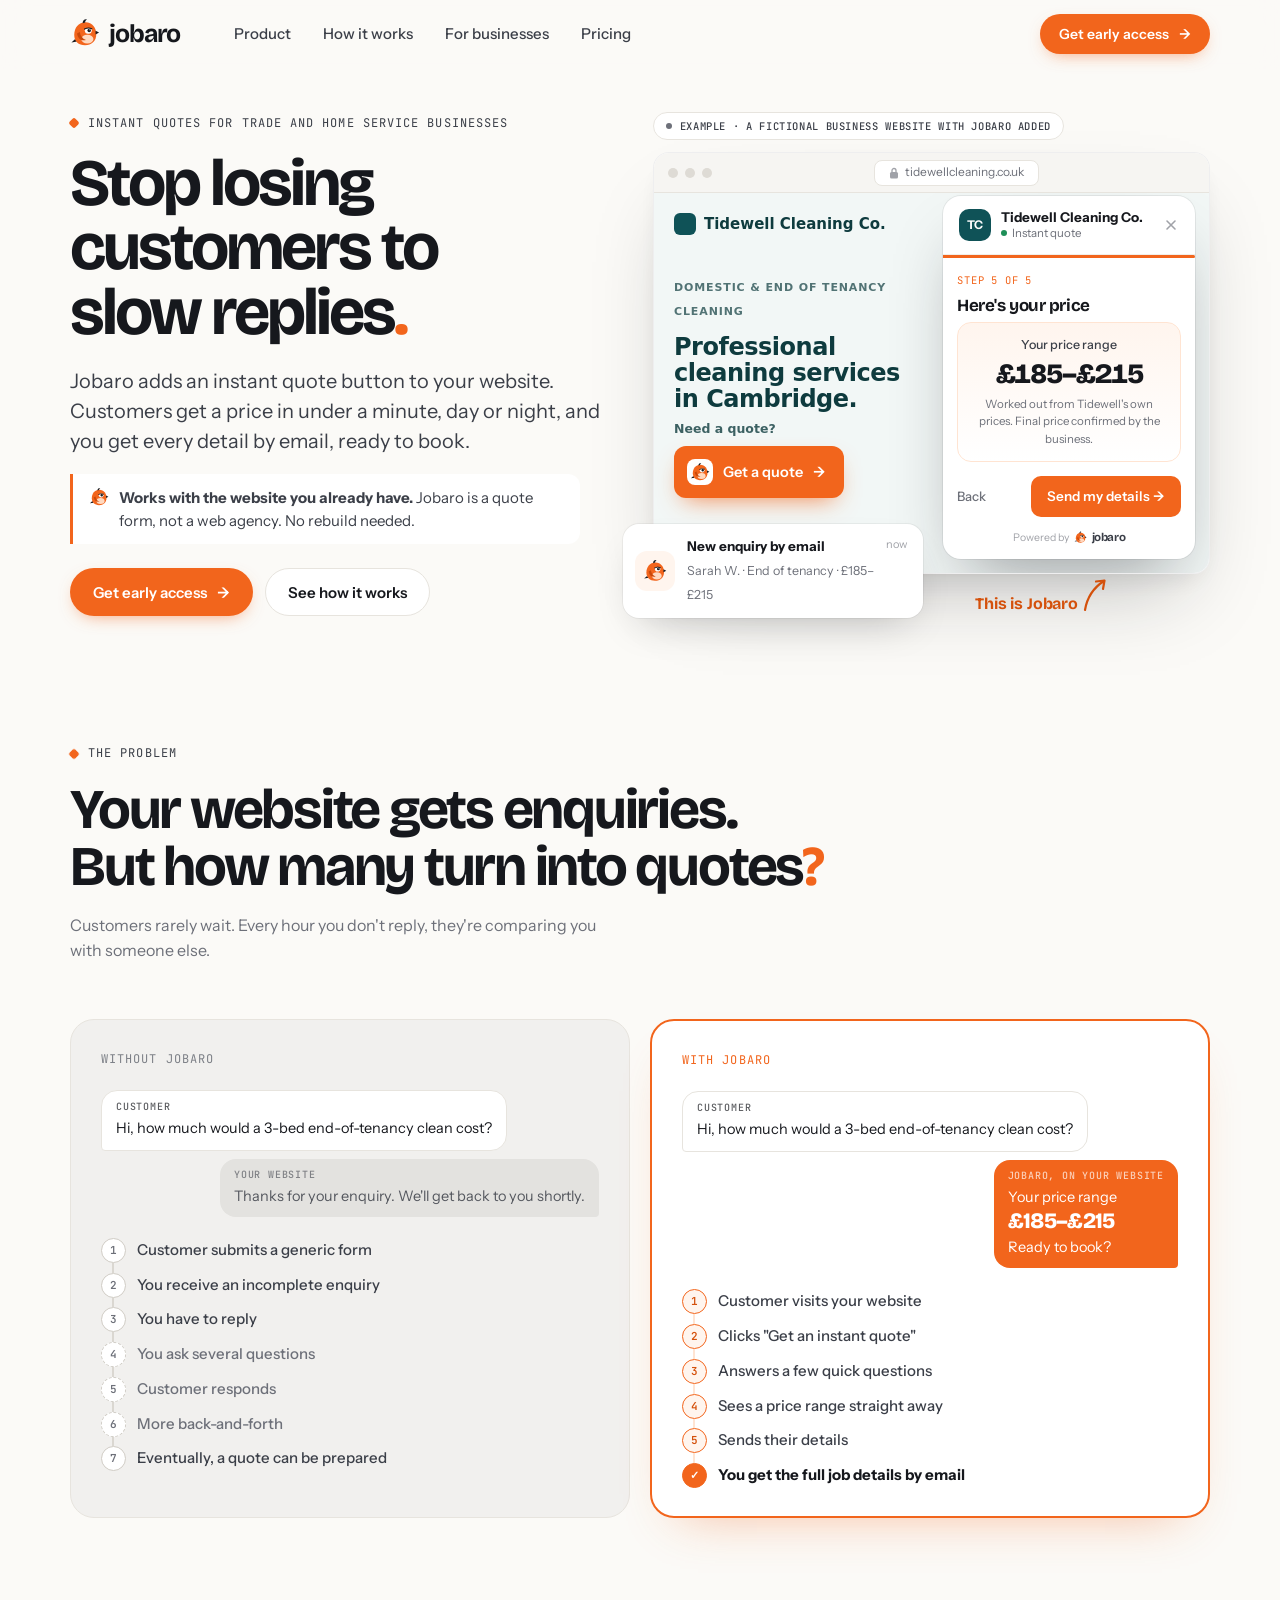
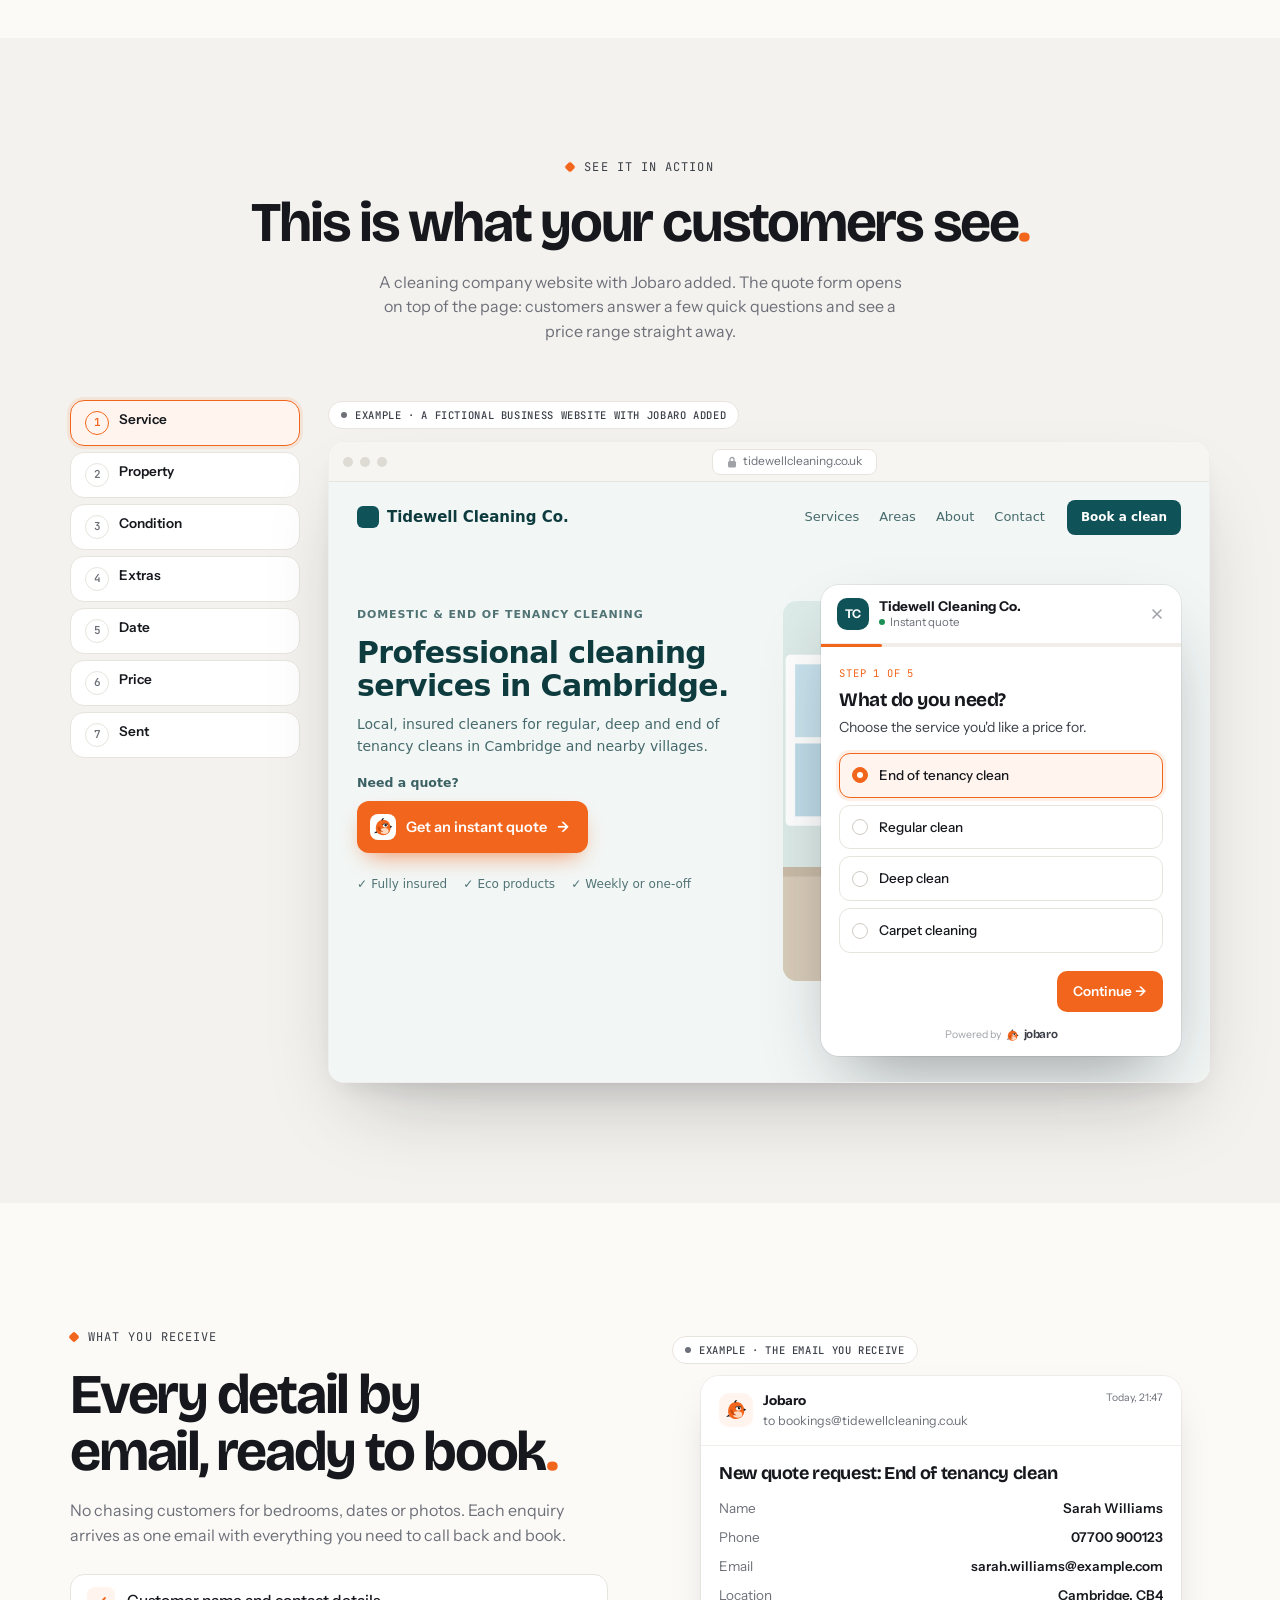
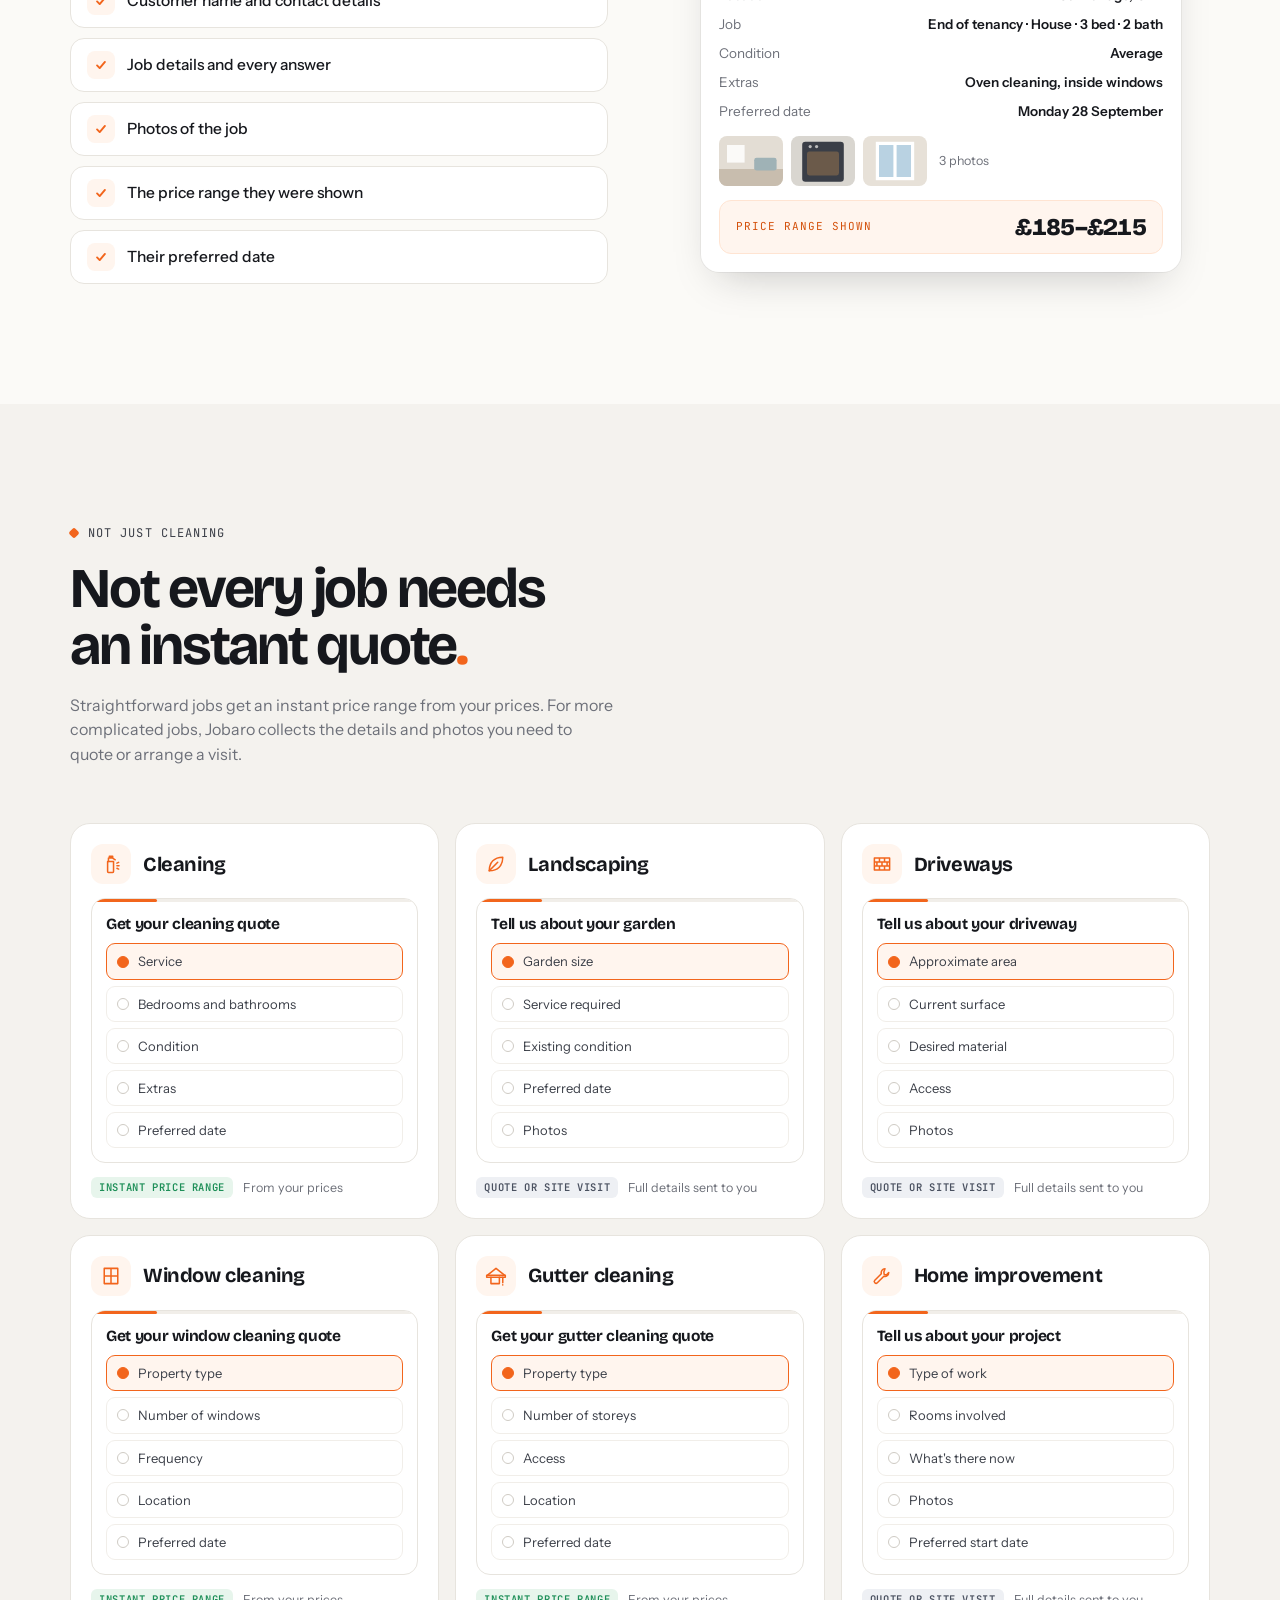
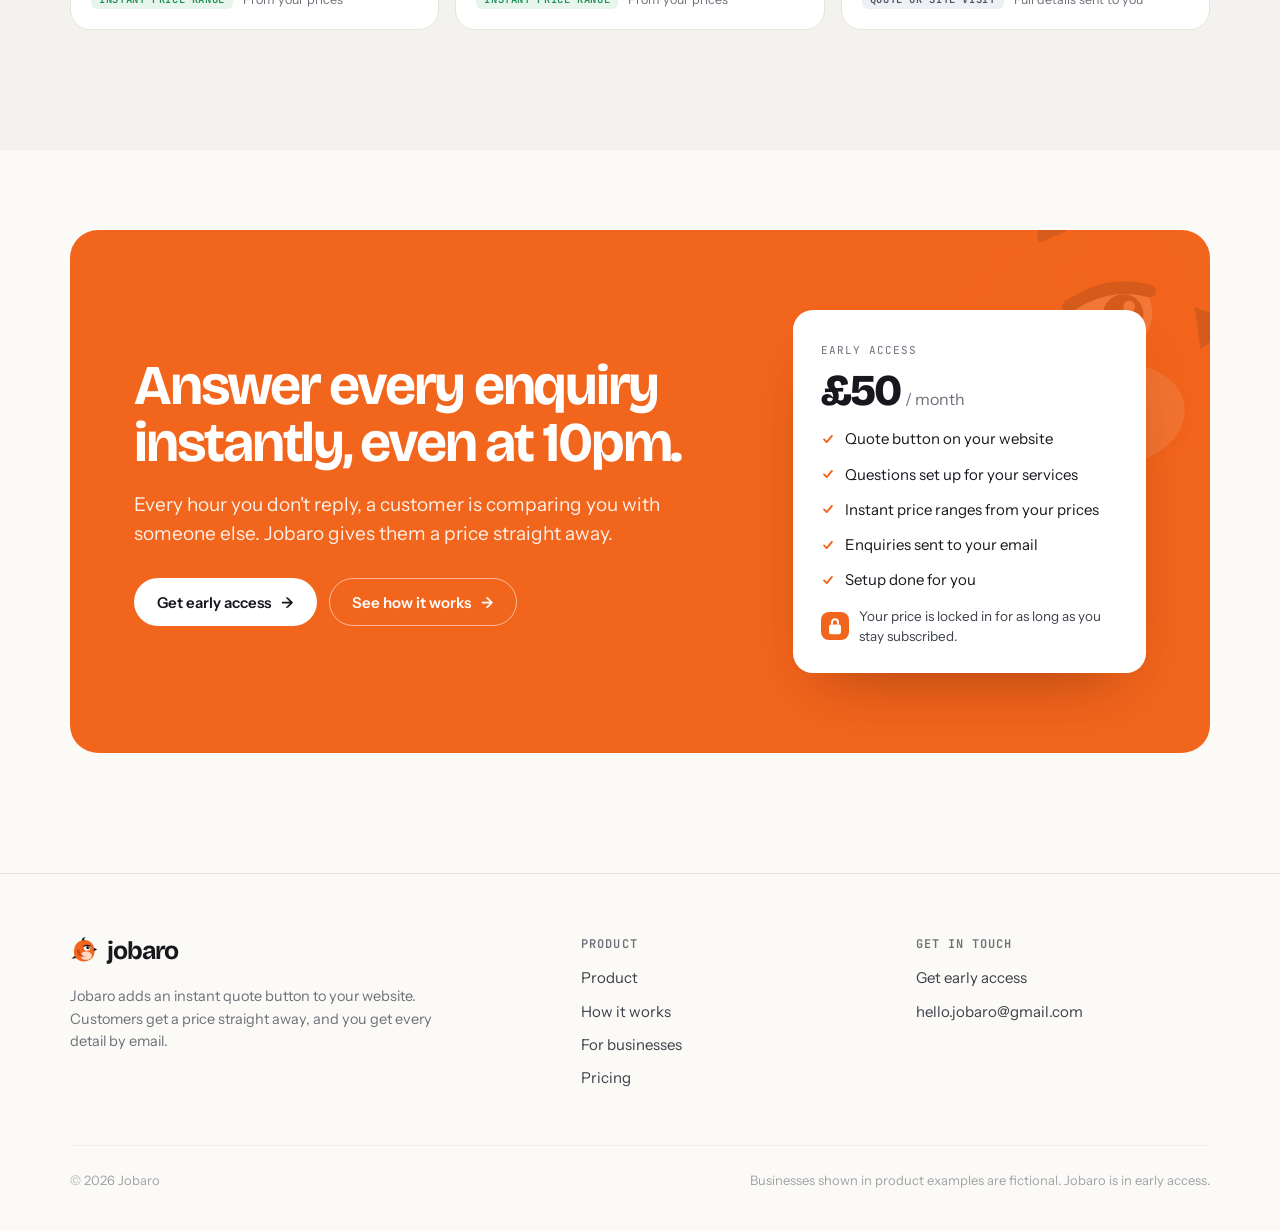
<file: index.html>
<!doctype html>
<!--
  JOBARO WEBSITE: HOW TO EDIT
  ---------------------------
  1. Email address and web address: search for "SITE CONFIG" and change the values.
  2. Wording: search (Ctrl+F) for the sentence you want to change and edit only the words.
     All page text is below the line that says "PAGES".
  3. Brand orange: search for "--or:#F2651C" and change the colour code.
  4. Early access form: it sends to the Formspree address in formEndpoint in SITE CONFIG.
  Tip: only change words between quotes or between > and <. Leave the symbols around them alone.
-->
<html lang="en-GB">
<head>
<meta charset="utf-8">
<meta name="viewport" content="width=device-width, initial-scale=1, viewport-fit=cover">
<title>jobaro</title>
<meta name="description" content="Jobaro adds an instant quote button to your website. Customers get a price in under a minute, day or night, and you get every detail by email, ready to book.">
<link rel="icon" type="image/svg+xml" href="data:image/svg+xml,%3Csvg xmlns='http://www.w3.org/2000/svg' viewBox='0 0 64 64'%3E%3Cpath d='M11 45 L3 52 L15 50 Z' fill='%2316181D'/%3E%3Cpath d='M33 9 C48 9 56 21 56 35 C56 49 46 58 32 58 C18 58 9 49 9 36 C9 21 18 9 33 9Z' fill='%23F2651C'/%3E%3Cellipse cx='37' cy='45' rx='13' ry='9.5' fill='%23FFD9C0'/%3E%3Cpath d='M15 33 C17 45 25 49 34 47 C26 44 22 38 21 30 Z' fill='%23C9480A'/%3E%3Cpath d='M27 11 C27 5 31 2 36 3 C33 5 32 7 32.5 9.5 Z' fill='%2316181D'/%3E%3Ccircle cx='39' cy='26' r='7.5' fill='%23fff'/%3E%3Ccircle cx='41' cy='26.5' r='3.8' fill='%2316181D'/%3E%3Cpath d='M30.5 23.6 Q39 19.2 46.5 22.8 L46.5 16 L30.5 16 Z' fill='%23F2651C'/%3E%3Cpath d='M31 23.6 Q39 19.6 46.5 22.8' stroke='%2316181D' stroke-width='2.4' fill='none' stroke-linecap='round'/%3E%3Cpath d='M54.5 27 L62 31 L54.5 35 Z' fill='%2316181D'/%3E%3C/svg%3E">
<link rel="preconnect" href="https://fonts.googleapis.com">
<link rel="preconnect" href="https://fonts.gstatic.com" crossorigin>
<link rel="stylesheet" href="https://fonts.googleapis.com/css2?family=Bricolage+Grotesque:opsz,wght@12..96,500..800&family=Instrument+Sans:wght@400..700&family=JetBrains+Mono:wght@500&display=swap">
<style>
/* ============ TOKENS ============ */
:root{
  color-scheme:light;
  --bg:#FBFAF7; --paper:#FFFFFF; --sand:#F4F2EE; --sand2:#EFECE6;
  --ink:#16181D; --ink2:#3B3F48; --mute:#6D7079; --faint:#A0A2A8;
  --line:#E7E4DE; --line2:#F1EEE9;
  --or:#F2651C; --ord:#D4510C; --or50:#FFF5EE; --or100:#FFE4D2; --or200:#FFC9A6;
  --ok:#1E8F58; --ok50:#E7F5EC;
  --fd:"Bricolage Grotesque", ui-sans-serif, system-ui, -apple-system, "Segoe UI", sans-serif;
  --fb:"Instrument Sans", ui-sans-serif, system-ui, -apple-system, "Segoe UI", Roboto, sans-serif;
  --fm:"JetBrains Mono", ui-monospace, SFMono-Regular, Menlo, monospace;
  --shadow-lg:0 40px 80px -30px rgba(22,24,29,.28), 0 12px 30px -12px rgba(22,24,29,.12);
  --shadow-md:0 18px 40px -18px rgba(22,24,29,.25), 0 0 0 1px rgba(22,24,29,.05);
}
*{box-sizing:border-box}
html{scroll-behavior:smooth}
body{margin:0;background:var(--bg);color:var(--ink);font-family:var(--fb);font-size:16px;line-height:1.55;-webkit-font-smoothing:antialiased;overflow-x:hidden}
a{color:inherit}
h1,h2,h3,h4{font-family:var(--fd);font-weight:700;letter-spacing:-.03em;line-height:1.02;margin:0;text-wrap:balance}
p{margin:0}
.wrap{max-width:1180px;margin:0 auto;padding-inline:20px}
.dot{color:var(--or)}
:focus-visible{outline:2.5px solid var(--or);outline-offset:3px;border-radius:6px}
.sr{position:absolute;width:1px;height:1px;overflow:hidden;clip:rect(0 0 0 0)}

/* ============ TYPE ============ */
.eyebrow{font-family:var(--fm);font-size:12px;letter-spacing:.09em;text-transform:uppercase;color:var(--ink2);display:inline-flex;align-items:center;gap:10px}
.eyebrow::before{content:"";width:8px;height:8px;border-radius:2px;background:var(--or);transform:rotate(45deg)}
.h1{font-size:clamp(44px,7.2vw,86px);letter-spacing:-.045em;line-height:.98}
.h2{font-size:clamp(34px,4.6vw,56px);letter-spacing:-.04em}
.h3{font-size:clamp(26px,3vw,34px);letter-spacing:-.03em;line-height:1.08}
.lead{font-size:clamp(17px,1.6vw,20px);color:var(--ink2);max-width:36em;line-height:1.5}
.body{color:var(--mute);max-width:34em}
.label{font-family:var(--fm);font-size:11px;letter-spacing:.09em;text-transform:uppercase;color:var(--mute)}

/* ============ BUTTONS ============ */
.btn{display:inline-flex;align-items:center;gap:10px;height:48px;padding:0 22px;border-radius:999px;font:600 15px/1 var(--fb);text-decoration:none;border:1px solid transparent;cursor:pointer;transition:background .2s,transform .2s,box-shadow .2s,border-color .2s;white-space:nowrap}
.btn em{font-style:normal;transition:transform .2s}
.btn:hover em{transform:translateX(3px)}
.btn-or{background:var(--or);color:#fff;box-shadow:0 6px 18px -8px rgba(242,101,28,.7)}
.btn-or:hover{background:var(--ord);transform:translateY(-1px)}
.btn-ghost{background:var(--paper);color:var(--ink);border-color:var(--line)}
.btn-ghost:hover{border-color:var(--ink);transform:translateY(-1px)}
.btn-sm{height:40px;padding:0 18px;font-size:14px}
.btns{display:flex;flex-wrap:wrap;gap:12px}

/* ============ NAV ============ */
.nav{position:sticky;top:env(safe-area-inset-top,0px);z-index:50;background:rgba(251,250,247,.86);backdrop-filter:saturate(1.4) blur(14px);-webkit-backdrop-filter:saturate(1.4) blur(14px);border-bottom:1px solid transparent;transition:border-color .2s}
.nav.scrolled{border-color:var(--line)}
.nav-in{display:flex;align-items:center;gap:28px;height:68px}
.logo{display:inline-flex;align-items:center;gap:9px;text-decoration:none;color:var(--ink);font:700 25px/1 var(--fd);letter-spacing:-.045em}
.logo .bird{margin-top:-2px}
.logo:hover .bird{animation:hop .5s ease}
.nav-links{display:flex;gap:4px;margin-left:12px}
.nav-links a{text-decoration:none;font-weight:500;font-size:15px;color:var(--ink2);padding:8px 14px;border-radius:999px;transition:background .2s,color .2s}
.nav-links a:hover{background:var(--sand);color:var(--ink)}
.nav-links a.on{color:var(--ink);background:var(--sand)}
.nav-cta{margin-left:auto}
.burger{display:none;margin-left:auto;width:44px;height:44px;border:1px solid var(--line);background:var(--paper);border-radius:12px;cursor:pointer;position:relative}
.burger span{position:absolute;left:12px;right:12px;height:2px;background:var(--ink);border-radius:2px;transition:transform .25s,opacity .2s}
.burger span:nth-child(1){top:15px}.burger span:nth-child(2){top:21px}.burger span:nth-child(3){top:27px}
.nav.open .burger span:nth-child(1){transform:translateY(6px) rotate(45deg)}
.nav.open .burger span:nth-child(2){opacity:0}
.nav.open .burger span:nth-child(3){transform:translateY(-6px) rotate(-45deg)}
.mnav{display:none}
@media (max-width:900px){
  .nav-links,.nav-cta{display:none}
  .burger{display:block}
  .mnav{display:grid;grid-template-rows:0fr;transition:grid-template-rows .3s ease;border-top:1px solid transparent}
  .nav.open .mnav{grid-template-rows:1fr;border-color:var(--line)}
  .mnav>div{overflow:hidden}
  .mnav nav{display:flex;flex-direction:column;padding-block:12px 20px}
  .mnav a.ml{font:600 22px/1 var(--fd);letter-spacing:-.03em;text-decoration:none;padding:14px 0;border-bottom:1px solid var(--line2)}
  .mnav a.ml.on{color:var(--or)}
  .mnav .btn{margin-top:18px;justify-content:center}
}

/* ============ SECTIONS ============ */
.sec{padding-block:120px}
.sec-tight{padding-block:80px}
.sec-sand{background:var(--sand)}
.sec-head{display:grid;gap:18px;margin-bottom:56px;max-width:760px}
.split{display:grid;grid-template-columns:1fr 1fr;gap:64px;align-items:center}
@media (max-width:900px){.sec{padding-block:80px}.split{grid-template-columns:1fr;gap:40px}.sec-head{margin-bottom:40px}}


/* ============ BROWSER FRAME ============ */
.bf{background:var(--paper);border-radius:16px;box-shadow:var(--shadow-lg);overflow:hidden;border:1px solid rgba(22,24,29,.07);max-width:100%}
.bf-bar{height:40px;display:flex;align-items:center;gap:7px;padding:0 14px;background:#F6F5F2;border-bottom:1px solid var(--line)}
.bf-bar i{width:10px;height:10px;border-radius:50%;background:#DEDBD5;flex:none}
.bf-url{margin:0 auto;display:flex;align-items:center;gap:6px;background:var(--paper);border:1px solid var(--line);border-radius:8px;height:26px;padding:0 14px;font-size:12px;color:var(--mute);max-width:60%;overflow:hidden;white-space:nowrap;text-overflow:ellipsis}
.bf-url svg{flex:none}
.bf-body{position:relative;height:var(--h,520px);overflow:hidden;container-type:inline-size}

/* ============ FICTIONAL BUSINESS SITES ============ */
.site{height:100%;display:flex;flex-direction:column}
.s-nav{display:flex;align-items:center;gap:22px;padding:18px 28px;font-size:13px}
.s-logo{display:flex;align-items:center;gap:8px;font-size:15px;white-space:nowrap}
.s-mark{width:22px;height:22px;border-radius:6px;display:inline-block;flex:none}
.s-links{display:flex;gap:20px;margin-left:auto;opacity:.75}
.s-links i{font-style:normal}
.s-book{padding:8px 14px;border-radius:8px;font-weight:600;font-size:12px;white-space:nowrap}
.s-hero{flex:1;display:grid;grid-template-columns:1fr 1fr;gap:28px;padding:30px 28px 28px;align-items:center}
.s-copy small{font-size:11px;letter-spacing:.08em;text-transform:uppercase;opacity:.7;font-weight:600}
.s-copy h3{font-size:clamp(24px,3.4cqi,40px);line-height:1.08;margin:12px 0 12px;letter-spacing:-.02em}
.s-copy p{font-size:14px;opacity:.75;max-width:30em;margin-bottom:22px}
.s-trust{display:flex;flex-wrap:wrap;gap:6px 16px;margin-top:22px;font-size:12px;opacity:.7}
.s-trust span::before{content:"✓ ";font-weight:700}
.s-img{height:100%;min-height:200px;border-radius:14px;overflow:hidden}
.s-img svg{width:100%;height:100%;display:block}
.s-clean{background:#F2F7F6;color:#0E3B3E;font-family:ui-sans-serif,system-ui,-apple-system,"Segoe UI",sans-serif}
.s-clean h3{font-family:ui-sans-serif,system-ui,sans-serif;font-weight:700}
.s-clean .s-mark{background:#0F5257}
.s-clean .s-book{background:#0F5257;color:#fff}
.s-land{background:#F4F1E8;color:#23372A;font-family:Georgia,"Times New Roman",serif}
.s-land h3{font-family:Georgia,serif;font-weight:400;font-style:italic}
.s-land .s-mark{background:#2F5D3A;border-radius:50% 50% 50% 4px}
.s-land .s-book{background:#2F5D3A;color:#F4F1E8;font-family:ui-sans-serif,system-ui,sans-serif}
.s-land .s-nav,.s-land p,.s-land .s-trust{font-family:ui-sans-serif,system-ui,sans-serif}
.s-drive{background:#23272E;color:#F3F1EC;font-family:ui-sans-serif,system-ui,-apple-system,sans-serif}
.s-drive h3{font-weight:800;text-transform:uppercase;letter-spacing:-.01em}
.s-drive .s-mark{background:#E8C547;border-radius:3px}
.s-drive .s-book{background:#E8C547;color:#23272E}
.s-win{background:#fff;color:#1D2B4A;font-family:ui-sans-serif,system-ui,-apple-system,sans-serif}
.s-win h3{font-weight:600}
.s-win .s-mark{background:#1D3A6E;border-radius:4px;box-shadow:inset 0 0 0 5px #1D3A6E,inset 0 0 0 7px #fff}
.s-win .s-book{background:#1D3A6E;color:#fff}
.s-plain{background:#fff;color:#333;font-family:Arial,Helvetica,sans-serif}
@container (max-width:700px){
  .s-links{display:none}
  .s-book{margin-left:auto}
  .s-hero{grid-template-columns:1fr;align-content:start;padding:18px 20px}
  .s-img{display:none}
  .s-nav{padding:14px 20px}
}

/* Jobaro launcher button (sits on customer sites) */
.jb-launch{display:inline-flex;align-items:center;gap:10px;background:var(--or);color:#fff;font:600 14.5px/1 var(--fb);padding:13px 18px 13px 13px;border-radius:12px;box-shadow:0 10px 24px -10px rgba(242,101,28,.8);position:relative;white-space:nowrap}
.jb-launch .bird-chip{width:26px;height:26px;border-radius:8px;background:#fff;display:grid;place-items:center}
.jb-launch em{font-style:normal}
.jb-launch.press::after{content:"";position:absolute;inset:-6px;border-radius:16px;border:2px solid var(--or);opacity:0;animation:ring 1.6s .6s ease-out 2}

/* ============ WIDGET ============ */
.wg{width:min(348px,100%);background:#fff;border-radius:18px;box-shadow:0 34px 70px -24px rgba(22,24,29,.42),0 0 0 1px rgba(22,24,29,.07);overflow:hidden;font-family:var(--fb);color:var(--ink);text-align:left}
.wg.flat{box-shadow:none;border-radius:0;width:100%}
.wg-top{display:flex;align-items:center;gap:10px;padding:13px 16px;border-bottom:1px solid var(--line2)}
.wg-av{width:32px;height:32px;border-radius:10px;display:grid;place-items:center;color:#fff;font:700 12px/1 var(--fb);flex:none}
.wg-biz{display:grid;line-height:1.25;min-width:0}
.wg-biz b{font-size:13.5px;white-space:nowrap;overflow:hidden;text-overflow:ellipsis}
.wg-biz small{font-size:11.5px;color:var(--mute);display:flex;align-items:center;gap:5px}
.wg-biz small::before{content:"";width:6px;height:6px;border-radius:50%;background:var(--ok)}
.wg-x{margin-left:auto;color:var(--faint);display:grid}
.wg-prog{height:3px;background:var(--line2)}
.wg-prog span{display:block;height:100%;background:var(--or);border-radius:0 3px 3px 0}
.wg-body{padding:18px 18px 6px}
.wg-step{font-family:var(--fm);font-size:10.5px;letter-spacing:.08em;text-transform:uppercase;color:var(--or);margin-bottom:8px}
.wg-title{font:700 19px/1.15 var(--fd);letter-spacing:-.025em;margin-bottom:6px}
.wg-q{font-size:14px;color:var(--ink2);margin-bottom:14px}
.wg-foot{display:flex;align-items:center;justify-content:space-between;padding:12px 18px 14px}
.wg-back{font-size:13px;color:var(--mute);font-weight:500}
.wg-next{background:var(--or);color:#fff;font-weight:600;font-size:13.5px;padding:10px 16px;border-radius:10px}
.wg-next em{font-style:normal}
.wg-pow{display:flex;align-items:center;justify-content:center;gap:5px;font-size:10.5px;color:var(--faint);padding:0 0 12px}
.wg-pow b{color:var(--ink2);font-family:var(--fd);letter-spacing:-.03em;font-size:11.5px}
.opts{display:grid;gap:7px}
.opt{display:flex;align-items:center;gap:11px;padding:11px 12px;border:1px solid var(--line);border-radius:11px;font-size:13.5px;font-weight:500;background:#fff;transition:border-color .2s,background .2s}
.opt .rd{width:16px;height:16px;border-radius:50%;border:1.5px solid #CFCBC4;flex:none;display:grid;place-items:center}
.opt small{margin-left:auto;color:var(--mute);font-size:12px;font-weight:400}
.opt.sel{border-color:var(--or);background:var(--or50);box-shadow:0 0 0 3px rgba(242,101,28,.1)}
.opt.sel .rd{border-color:var(--or);background:var(--or)}
.opt.sel .rd::after{content:"";width:6px;height:6px;border-radius:50%;background:#fff}
.tiles{display:grid;grid-template-columns:1fr 1fr;gap:8px}
.tile{border:1px solid var(--line);border-radius:12px;padding:10px;font-size:12.5px;font-weight:600;display:grid;gap:8px}
.tile .sw{height:40px;border-radius:7px}
.tile.sel{border-color:var(--or);background:var(--or50);box-shadow:0 0 0 3px rgba(242,101,28,.1)}
.chips{display:flex;flex-wrap:wrap;gap:7px}
.chip{border:1px solid var(--line);border-radius:999px;padding:7px 12px;font-size:12.5px;font-weight:500;background:#fff}
.chip.sel{border-color:var(--or);background:var(--or50);color:var(--ord)}
.chip.sel::before{content:"✓ ";font-weight:700}
.ctr{display:flex;align-items:center;justify-content:space-between;padding:10px 0;border-bottom:1px solid var(--line2);font-size:13.5px;font-weight:500}
.ctr-c{display:flex;align-items:center;gap:12px;font-weight:700;font-variant-numeric:tabular-nums}
.ctr-c span{width:28px;height:28px;border-radius:8px;border:1px solid var(--line);display:grid;place-items:center;color:var(--ink2);font-weight:500}
.ctr-c span.p{border-color:var(--or);color:var(--or)}
.fld{font-size:12px;color:var(--mute);margin:14px 0 7px;font-weight:500}
.photos{display:grid;grid-template-columns:repeat(4,1fr);gap:7px}
.photos .pt{aspect-ratio:1;border-radius:9px;overflow:hidden;max-width:100%}
.photos .pt svg{width:100%;height:100%;display:block}
.photos .add{border:1.5px dashed #D6D2CB;display:grid;place-items:center;color:var(--mute);font-size:20px}
.slider{height:6px;border-radius:6px;background:var(--line2);position:relative;margin:18px 0 6px}
.slider span{position:absolute;left:0;top:0;bottom:0;width:48%;background:var(--or);border-radius:6px}
.slider i{position:absolute;left:48%;top:50%;width:18px;height:18px;border-radius:50%;background:#fff;border:2px solid var(--or);transform:translate(-50%,-50%)}
.slider-v{display:flex;justify-content:space-between;font-size:11.5px;color:var(--mute)}
.est{background:linear-gradient(180deg,var(--or50),#fff);border:1px solid var(--or100);border-radius:14px;padding:18px;text-align:center}
.est-lbl{font-size:12.5px;color:var(--ink2);font-weight:500}
.est-price{font:800 38px/1.05 var(--fd);letter-spacing:-.04em;color:var(--ink);margin:6px 0 6px;font-variant-numeric:tabular-nums;white-space:nowrap}
.est-note{font-size:11.5px;color:var(--mute)}
.est-lines{display:grid;gap:6px;margin:14px 0 2px;padding:0;list-style:none;font-size:12.5px;color:var(--ink2)}
.est-lines li{display:flex;justify-content:space-between;gap:12px;border-top:1px dashed var(--line);padding-top:6px}
.est-lines li span:last-child{color:var(--mute);white-space:nowrap}
.slots{display:grid;grid-template-columns:repeat(3,1fr);gap:7px}
.slot{border:1px solid var(--line);border-radius:10px;padding:9px 6px;text-align:center;font-size:12px;line-height:1.3}
.slot b{display:block;font-size:13px}
.slot.sel{border-color:var(--or);background:var(--or50)}


/* overlay placement inside frames */
.over{position:absolute;right:24px;bottom:22px}
.bf-body:has(.over) .s-img{opacity:0}
@container (max-width:700px){ .over{right:12px;left:12px;top:auto;bottom:12px;width:auto} .over .wg{width:100%} }

/* ============ PHONE ============ */
.phone{width:290px;max-width:100%;background:#16181D;border-radius:44px;padding:10px;box-shadow:var(--shadow-lg);flex:none}
.phone-scr{border-radius:35px;background:#fff;overflow:hidden;height:var(--ph,590px);display:flex;flex-direction:column;position:relative}
.phone-sb{display:flex;justify-content:space-between;align-items:center;padding:14px 26px 6px;font:600 13px/1 var(--fb)}
.phone-sb i{width:84px;height:24px;background:#16181D;border-radius:14px;position:absolute;left:50%;top:9px;transform:translateX(-50%)}
.phone-site{padding:6px 16px 10px;display:flex;align-items:center;gap:8px;font-size:12.5px;font-weight:600;border-bottom:1px solid var(--line2)}


/* status pills */
.pill{display:inline-flex;align-items:center;gap:6px;font:600 10.5px/1 var(--fm);letter-spacing:.06em;text-transform:uppercase;padding:5px 8px;border-radius:6px;white-space:nowrap}
.pill.new{background:var(--or100);color:var(--ord)}
.pill.new::before{content:"";width:6px;height:6px;border-radius:50%;background:var(--or);animation:pulse 2s infinite}
.pill.q{background:#EEF0F4;color:#4A5160}
.pill.b{background:var(--ok50);color:var(--ok)}

/* standalone enquiry card */
.enq{background:#fff;border-radius:18px;box-shadow:var(--shadow-md);overflow:hidden;max-width:440px;width:100%}
.enq-h{display:flex;justify-content:space-between;align-items:center;padding:16px 20px;border-bottom:1px solid var(--line2)}
.enq-h small{color:var(--mute);font-size:12px}
.enq-b{padding:20px;display:grid;gap:16px}
.enq-name{display:flex;align-items:center;gap:12px}
.enq-name .av{width:40px;height:40px;border-radius:50%;background:var(--sand2);display:grid;place-items:center;font-weight:700;font-size:14px;color:var(--ink2)}
.enq-name b{font:700 20px/1.1 var(--fd);letter-spacing:-.02em;display:block}
.enq-name span{font-size:13px;color:var(--mute)}
.kv{display:grid;grid-template-columns:auto 1fr;gap:9px 18px;font-size:14px;margin:0}
.kv dt{color:var(--mute)}
.kv dd{margin:0;font-weight:600;text-align:right}
.enq-est{display:flex;justify-content:space-between;align-items:center;background:var(--or50);border:1px solid var(--or100);border-radius:12px;padding:14px 16px}
.enq-est b{font:800 26px/1 var(--fd);letter-spacing:-.03em;font-variant-numeric:tabular-nums}

/* toast */
.toast{position:relative;display:flex;align-items:center;gap:12px;background:#fff;border-radius:16px;padding:12px 16px 12px 12px;box-shadow:var(--shadow-md);min-width:300px;z-index:3}
.toast .ic{width:40px;height:40px;border-radius:12px;background:var(--or50);display:grid;place-items:center;flex:none}
.toast b{display:block;font-size:13.5px}
.toast span{font-size:12.5px;color:var(--mute)}
.toast em{font-style:normal;font-size:11px;color:var(--faint);margin-left:auto;align-self:flex-start}
@media (max-width:560px){ .toast{min-width:0} }

/* ============ HOME: PROBLEM ============ */
.old-flow{display:grid;gap:0;margin-top:36px;max-width:420px}
.old-flow li{list-style:none;display:flex;align-items:center;gap:14px;font-weight:500;color:var(--ink2)}
.old-flow li.s{padding:14px 16px;border:1px solid var(--line);border-radius:12px;background:var(--paper)}
.old-flow li.s span{font-family:var(--fm);font-size:11px;color:var(--faint)}
.old-flow li.a{justify-content:flex-start;padding:4px 0 4px 26px;color:var(--faint);font-size:14px;gap:8px}
.old-flow li.wait{color:var(--mute);border-style:dashed}
.old-flow{padding:0;margin-bottom:0}
.oldform{padding:28px 30px;font-family:Arial,Helvetica,sans-serif;color:#444;background:#fff;height:100%}
.oldform h6{font:700 18px Arial,sans-serif;margin:0 0 16px;color:#222}
.oldform label{display:block;font-size:12px;margin:10px 0 4px;color:#555}
.oldform .in{height:30px;border:1px solid #ccc;background:#fafafa}
.oldform .in.ta{height:70px}
.oldform .sub{display:inline-block;margin-top:14px;background:#888;color:#fff;font-size:13px;padding:8px 16px;border-radius:2px}
.thanks{margin-top:16px;display:flex;gap:14px;align-items:center;padding:16px 18px;border-radius:14px;background:var(--paper);border:1px solid var(--line)}
.thanks p{font-size:14px;color:var(--ink2)}
.thanks small{display:block;color:var(--faint);font-size:12px;margin-top:3px}
.clock{width:34px;height:34px;border-radius:50%;border:2px solid var(--line);position:relative;flex:none}
.clock::before,.clock::after{content:"";position:absolute;left:50%;top:50%;width:2px;background:var(--faint);transform-origin:50% 0;border-radius:2px}
.clock::before{height:10px;animation:spin 6s linear infinite}
.clock::after{height:7px;transform:rotate(120deg)}

/* ============ HOME: DIFFERENCE ============ */
.steps4{display:grid;grid-template-columns:repeat(4,1fr);gap:20px;counter-reset:s}
.st{display:flex;flex-direction:column;gap:14px}
.st-n{font:800 64px/1 var(--fd);letter-spacing:-.05em;color:var(--ink);display:flex;align-items:flex-start;gap:6px}
.st-n::after{content:"";width:10px;height:10px;border-radius:50%;background:var(--or);margin-top:8px}
.st h3{font-size:21px;letter-spacing:-.02em;line-height:1.15}
.st-mock{margin-top:auto;background:var(--sand);border-radius:16px;padding:18px;height:220px;display:grid;place-items:center;overflow:hidden}
.mini-site{width:100%;background:#F2F7F6;border-radius:10px;padding:14px;display:grid;gap:8px;box-shadow:0 1px 0 rgba(0,0,0,.04)}
.mini-site .ln{height:7px;border-radius:4px;background:#0F5257;opacity:.2}
.mini-site .ln.h{height:12px;opacity:.75;width:80%}
.mini-q{width:100%;background:#fff;border-radius:12px;padding:14px;box-shadow:var(--shadow-md);display:grid;gap:6px}
.mini-q .opt{padding:7px 9px;font-size:12px}
.mini-q .q{font-size:13px;font-weight:600;margin-bottom:2px}
.mini-p{width:100%;background:#fff;border-radius:12px;padding:16px;box-shadow:var(--shadow-md);text-align:center}
.mini-p .est-price{font-size:30px}
.mini-n{width:100%;display:grid;gap:8px}
.mini-n .toast{position:static;min-width:0;padding:10px 12px 10px 10px}
.mini-n .toast .ic{width:30px;height:30px;border-radius:9px}.mini-n .toast b{font-size:12px}.mini-n .toast span{font-size:11px}.mini-n .toast em{display:none}
.mini-n .toast.ghost{opacity:.5;transform:scale(.94)}
@media (max-width:1000px){.steps4{grid-template-columns:1fr 1fr;gap:40px 20px}}
@media (max-width:560px){.steps4{grid-template-columns:1fr}}

/* ============ PRODUCT VISUAL (home) ============ */
.pv{position:relative;display:grid;grid-template-columns:1fr auto;gap:0;align-items:end}
.pv .bf{margin-right:-90px}
.pv .phone{position:relative;z-index:2;margin-bottom:-30px}
@media (max-width:1000px){.pv{grid-template-columns:1fr;justify-items:center}.pv .bf{margin-right:0;width:100%}.pv .phone{margin:-60px 0 0}}

/* ============ BETTER LEADS ============ */
.vs{display:grid;grid-template-columns:1fr auto 1fr;gap:28px;align-items:center}
.vs-arrow{width:56px;height:56px;border-radius:50%;background:var(--paper);border:1px solid var(--line);display:grid;place-items:center;color:var(--or);font-size:22px}
.inbox{background:#fff;border:1px solid var(--line);border-radius:16px;overflow:hidden;opacity:.9}
.inbox-h{padding:12px 16px;border-bottom:1px solid var(--line2);font-size:12px;color:var(--mute);display:flex;justify-content:space-between}
.inbox-m{padding:18px;display:grid;gap:12px;font-size:14px}
.inbox-m .from{display:flex;gap:10px;align-items:center}
.inbox-m .from i{width:32px;height:32px;border-radius:50%;background:#E4E4E4;flex:none}
.inbox-m .from span{font-size:12px;color:var(--mute);display:block}
.inbox-m blockquote{margin:0;padding:14px 16px;background:#F6F6F6;border-radius:10px;font-family:Arial,sans-serif;color:#444;font-size:15px}
.inbox-q{display:flex;flex-wrap:wrap;gap:6px}
.inbox-q span{font-size:12px;color:var(--mute);border:1px dashed #D5D5D5;border-radius:999px;padding:4px 10px}
@media (max-width:900px){.vs{grid-template-columns:1fr;justify-items:stretch}.vs-arrow{transform:rotate(90deg);justify-self:center}.enq{max-width:none}}

/* ============ EXISTING WEBSITE EQUATION ============ */
.eq{display:grid;grid-template-columns:1fr auto .62fr auto 1fr;gap:16px;align-items:center;margin-top:56px}
.eq-op{font:600 32px/1 var(--fd);color:var(--faint);text-align:center}
.eq-card{display:grid;gap:12px}
.eq-card .label{text-align:center}
.eq-box{background:#fff;border-radius:14px;box-shadow:var(--shadow-md);height:240px;overflow:hidden;position:relative}
.eq-box .s-nav{padding:10px 14px}
.eq-site{height:100%;background:#F2F7F6;color:#0E3B3E;padding:16px;font-family:ui-sans-serif,system-ui,sans-serif}
.eq-site .t{font-weight:700;font-size:13px;display:flex;gap:6px;align-items:center}
.eq-site .t i{width:14px;height:14px;border-radius:4px;background:#0F5257}
.eq-site h6{font-size:17px;margin:18px 0 8px;line-height:1.15;max-width:12em}
.eq-site .ln{height:6px;border-radius:3px;background:#0F5257;opacity:.15;margin-top:6px;width:70%}
.eq-site .ln:nth-of-type(2){width:55%}
.eq-site .fake-btn{display:inline-block;margin-top:14px;background:#0F5257;color:#fff;font-size:11px;padding:7px 10px;border-radius:6px}
.eq-jb{height:240px;display:grid;place-items:center;background:var(--or);border-radius:14px;box-shadow:var(--shadow-md)}
.eq-jb div{display:grid;justify-items:center;gap:10px;color:#fff;font:700 24px/1 var(--fd);letter-spacing:-.04em}
.eq-jb .bchip{width:74px;height:74px;border-radius:22px;background:#fff;display:grid;place-items:center}
.eq-pop{position:absolute;right:12px;bottom:12px;width:62%;background:#fff;border-radius:12px;box-shadow:0 18px 40px -12px rgba(22,24,29,.4),0 0 0 1px rgba(22,24,29,.06);padding:12px;display:grid;gap:6px;transform-origin:bottom right}
.eq-pop .q{font-size:11.5px;font-weight:700}
.eq-pop .opt{padding:6px 8px;font-size:10.5px;border-radius:7px}
.eq-pop .opt .rd{width:11px;height:11px}
.eq-pop .opt.sel .rd::after{width:4px;height:4px}
.eq-launch{position:absolute;left:16px;top:118px;font-size:10.5px;background:var(--or);color:#fff;border-radius:7px;padding:7px 10px;font-weight:600}
@media (max-width:900px){.eq{grid-template-columns:1fr;max-width:420px;margin-inline:auto}.eq-op{padding:4px 0}.eq-jb{height:150px}}

/* ============ INDUSTRIES ============ */
.inds{display:grid;grid-template-columns:repeat(3,1fr);gap:16px}
.ind{background:var(--paper);border:1px solid var(--line);border-radius:18px;padding:26px;display:grid;gap:14px;align-content:start;transition:border-color .25s,transform .25s,box-shadow .25s}
.ind-ic{width:52px;height:52px;border-radius:14px;background:var(--or50);display:grid;place-items:center;color:var(--or)}
.ind h3{font-size:22px;letter-spacing:-.02em}
.ind p{font-size:14.5px;color:var(--mute)}
.ind .tag{font-family:var(--fm);font-size:10.5px;letter-spacing:.06em;text-transform:uppercase;color:var(--ink2);display:flex;align-items:center;gap:7px;margin-top:4px}
.ind .tag::before{content:"";width:7px;height:7px;border-radius:50%;background:var(--or)}
.ind .tag.alt::before{background:transparent;border:1.5px solid var(--ink2)}
@media (max-width:900px){.inds{grid-template-columns:1fr 1fr}}
@media (max-width:560px){.inds{grid-template-columns:1fr}}

/* ============ MASCOT MOMENT ============ */
.mascot{display:grid;grid-template-columns:auto 1fr;gap:56px;align-items:center;max-width:920px}
.mascot-b{position:relative;width:200px;height:200px;display:grid;place-items:center}
.mascot-b::after{content:"";position:absolute;bottom:4px;width:120px;height:14px;border-radius:50%;background:rgba(22,24,29,.08);animation:shadow 4s ease-in-out infinite}
.mascot-b svg{animation:bob 4s ease-in-out infinite}
.mascot .h2{font-size:clamp(40px,6vw,72px)}
@media (max-width:700px){.mascot{grid-template-columns:1fr;gap:24px}.mascot-b{width:140px;height:150px}.mascot-b svg{width:120px;height:120px}}

/* ============ CTA ============ */
.cta{background:var(--or);color:#fff;border-radius:28px;padding:80px 64px;display:grid;grid-template-columns:1.3fr auto;gap:40px;align-items:end;position:relative;overflow:hidden}
.cta .h2{color:#fff;max-width:12em}
.cta p{font-size:19px;opacity:.9;margin-top:18px}
.cta .btn-w{background:#fff;color:var(--ink)}
.cta .btn-w:hover{background:var(--ink);color:#fff;transform:translateY(-1px)}
.cta .btn-o{border-color:rgba(255,255,255,.55);color:#fff;background:transparent}
.cta .btn-o:hover{border-color:#fff;background:rgba(255,255,255,.1)}
.cta-bird{position:absolute;right:-40px;top:-50px;opacity:.12;transform:rotate(-8deg);pointer-events:none}
@media (max-width:900px){.cta{grid-template-columns:1fr;padding:52px 28px;border-radius:22px}}

/* ============ PAGE HEADERS ============ */
.ph{padding-block:88px 24px}
.ph .h1{font-size:clamp(42px,6.4vw,78px);margin-top:20px;max-width:14em}
.ph .lead{margin-top:24px}
@media (max-width:900px){.ph{padding-block:52px 8px}}

/* ============ HOW IT WORKS ROWS ============ */
.hw{display:grid;grid-template-columns:.8fr 1.2fr;gap:72px;align-items:center;padding-block:72px;border-top:1px solid var(--line)}
.hw:first-child{border-top:0}
.hw.flip{grid-template-columns:1.2fr .8fr}
.hw.flip .hw-t{order:2}
.hw-n{font:800 clamp(72px,9vw,120px)/.9 var(--fd);letter-spacing:-.06em;color:transparent;-webkit-text-stroke:1.5px var(--ink);margin-bottom:18px}
.hw-n span{color:var(--or);-webkit-text-stroke:0}
.hw-t .h3{margin-bottom:14px}
.hw-v{display:grid;place-items:center;background:var(--sand);border-radius:24px;padding:44px;min-height:420px;overflow:hidden}
.hw-v.bare{background:none;padding:0}
@media (max-width:900px){.hw,.hw.flip{grid-template-columns:1fr;gap:28px;padding-block:52px}.hw.flip .hw-t{order:0}.hw-v{padding:24px 16px;min-height:0;border-radius:18px}}

.paths{display:grid;grid-template-columns:1fr 1fr;gap:20px;margin-top:48px}
.path{background:var(--paper);border:1px solid var(--line);border-radius:22px;padding:28px;display:grid;gap:18px;align-content:start}
.path-h{display:flex;align-items:center;gap:10px;flex-wrap:wrap}
.path-h h3{font-size:22px;letter-spacing:-.02em}
.path .mini-flow{display:flex;flex-wrap:wrap;gap:6px;align-items:center;font-size:12.5px;color:var(--mute)}
.path .mini-flow span{background:var(--sand);padding:5px 10px;border-radius:999px;color:var(--ink2)}
.path .mini-flow span.o{background:var(--or100);color:var(--ord);font-weight:600}
.path .wg{margin:6px auto 0;box-shadow:var(--shadow-md)}
@media (max-width:900px){.paths{grid-template-columns:1fr}}
.cred{display:grid;grid-template-columns:1fr 1fr;gap:64px;align-items:start}
.cred .body{font-size:17px;color:var(--ink2);display:grid;gap:16px}
@media (max-width:900px){.cred{grid-template-columns:1fr;gap:24px}}

/* ============ FOR BUSINESSES ============ */
.fb{display:grid;grid-template-columns:1fr 1.15fr;gap:72px;align-items:center;padding-block:64px}
.fb.flip .fb-t{order:2}
.fb-t{display:grid;gap:16px}
.fb-t .label{color:var(--or)}
.fb-v{background:var(--sand);border-radius:24px;padding:40px;display:grid;place-items:center;min-height:440px;position:relative;overflow:hidden}
@media (max-width:900px){.fb{grid-template-columns:1fr;gap:28px;padding-block:44px}.fb.flip .fb-t{order:0}.fb-v{padding:24px 14px;min-height:0;border-radius:18px}}
.duo{display:grid;grid-template-columns:.9fr 1fr;gap:18px;align-items:center;width:100%}
.duo .oldcard{background:#fff;border-radius:12px;padding:18px;font-family:Arial,sans-serif;color:#555;box-shadow:0 1px 3px rgba(0,0,0,.08);transform:rotate(-1.5deg)}
.duo .oldcard h6{margin:0 0 8px;font:700 13px Arial;color:#333}
.duo .oldcard label{font-size:10.5px;display:block;margin:7px 0 3px}
.duo .oldcard .in{height:20px;border:1px solid #d6d6d6;background:#fafafa}
.duo .oldcard .in.ta{height:44px}
.duo .oldcard .sub{display:inline-block;margin-top:10px;background:#999;color:#fff;font-size:10.5px;padding:5px 10px}
.duo .cap{font-family:var(--fm);font-size:10.5px;letter-spacing:.07em;text-transform:uppercase;color:var(--mute);margin-bottom:10px;text-align:center}
@media (max-width:640px){.duo{grid-template-columns:1fr}.duo .oldcard{transform:none}}
.time-chip{position:absolute;top:22px;left:22px;background:var(--ink);color:#fff;border-radius:999px;padding:8px 14px 8px 10px;font-size:13px;font-weight:600;display:flex;align-items:center;gap:8px;z-index:2}
.time-chip i{width:18px;height:18px;border-radius:50%;background:#2A2E36;display:grid;place-items:center}
.float-n{position:absolute;right:22px;bottom:32px;z-index:3}
.float-n .toast{position:static;min-width:0}
@media (max-width:640px){.time-chip{position:static;margin-bottom:14px;justify-self:center}.float-n{position:static;margin-top:-20px}.fb-v.night{display:flex;flex-direction:column}}

.ba{display:grid;grid-template-columns:1fr 1fr;border-radius:26px;overflow:hidden;border:1px solid var(--line);background:var(--paper)}
.ba-l,.ba-r{padding:40px;display:grid;gap:20px;align-content:start}
.ba-l{background:#F3F3F2}
.ba-r{background:var(--paper);border-left:1px solid var(--line)}
.ba-tag{font-family:var(--fm);font-size:12px;letter-spacing:.09em;text-transform:uppercase;display:flex;align-items:center;gap:8px}
.ba-l .ba-tag{color:#8A8A8A}
.ba-r .ba-tag{color:var(--or)}
.ba-r .ba-tag::before{content:"";width:8px;height:8px;border-radius:2px;background:var(--or);transform:rotate(45deg)}
.sms{display:grid;gap:8px;font-family:Arial,Helvetica,sans-serif}
.sms .m{max-width:78%;padding:10px 13px;border-radius:16px;font-size:14px;line-height:1.35}
.sms .c{background:#E3E3E3;color:#333;justify-self:start;border-bottom-left-radius:4px}
.sms .b{background:#9C9C9C;color:#fff;justify-self:end;border-bottom-right-radius:4px}
.sms .t{font-size:11px;color:#9A9A9A;text-align:center;margin:6px 0 0}
.sms .dots{justify-self:start;background:#E3E3E3;border-radius:16px;padding:12px 14px;display:flex;gap:4px}
.sms .dots i{width:6px;height:6px;border-radius:50%;background:#9a9a9a;animation:blink 1.4s infinite}
.sms .dots i:nth-child(2){animation-delay:.2s}.sms .dots i:nth-child(3){animation-delay:.4s}
.ba-note{font-size:14px;color:#8A8A8A;border-top:1px dashed #D5D5D5;padding-top:16px}
.ba-r .ba-note{color:var(--ink2);border-color:var(--line)}
.answers{display:grid;gap:6px}
.answers div{display:flex;justify-content:space-between;gap:10px;padding:10px 14px;border-radius:10px;background:var(--sand);font-size:13.5px}
.answers div span{color:var(--mute)}
.answers div b{font-weight:600;text-align:right}
.answers div.chk b::after{content:" ✓";color:var(--or)}
.ba-arrow{justify-self:center;color:var(--or);font-size:22px;line-height:1}
@media (max-width:900px){.ba{grid-template-columns:1fr}.ba-r{border-left:0;border-top:1px solid var(--line)}.ba-l,.ba-r{padding:26px 20px}}

/* ============ PRODUCT PAGE ============ */
.pp-hero{padding-block:96px 0;text-align:center;overflow:hidden}
.pp-hero .h1{font-size:clamp(56px,11vw,150px);letter-spacing:-.06em}
.pp-hero .lead{margin:22px auto 0}
.pp-hero .btns{justify-content:center;margin-top:32px}
.pp-stage{position:relative;margin-top:72px;display:grid;grid-template-columns:1fr 1.5fr 1fr;align-items:end;gap:0;max-width:1180px;margin-inline:auto}
.pp-stage>.l,.pp-stage>.r{transform:scale(.86);opacity:.95;z-index:1}
.pp-stage>.l{transform-origin:right bottom;margin-right:-60px}
.pp-stage>.r{transform-origin:left bottom;margin-left:-60px}
.pp-stage>.c{z-index:2;display:grid;justify-items:center}
.pp-stage .wg{margin-inline:auto}
@media (max-width:900px){.pp-stage{grid-template-columns:1fr}.pp-stage>.l,.pp-stage>.r{display:none}}
.big-center{text-align:center;display:grid;justify-items:center;gap:18px;margin-bottom:56px}
.big-center .body{text-align:center}
.vers{display:grid;grid-template-columns:repeat(3,1fr);gap:20px;align-items:start}
.ver{display:grid;gap:16px}
.ver-h{display:flex;align-items:center;justify-content:space-between;padding:0 4px}
.ver-h h3{font-size:22px;letter-spacing:-.02em}
.ver .wg{width:100%;box-shadow:var(--shadow-md)}
.flow{list-style:none;margin:0;padding:16px 18px;display:grid;gap:10px;background:var(--paper);border:1px solid var(--line);border-radius:16px}
.flow li{display:flex;align-items:center;gap:10px;font-size:14px;color:var(--mute)}
.flow li i{width:20px;height:20px;border-radius:50%;border:1.5px solid var(--line);display:grid;place-items:center;flex:none;font-style:normal}
.flow li.d{color:var(--ink2)}
.flow li.d i{background:var(--ink);border-color:var(--ink);color:#fff}
.flow li.a{color:var(--ink);font-weight:600}
.flow li.a i{border-color:var(--or);box-shadow:0 0 0 3px var(--or100)}
.flow li.a i::after{content:"";width:8px;height:8px;border-radius:50%;background:var(--or)}
@media (max-width:1000px){.vers{grid-template-columns:1fr;max-width:420px;margin-inline:auto}}
.rules{background:#fff;border-radius:18px;box-shadow:var(--shadow-lg);overflow:hidden;width:100%;max-width:520px;border:1px solid rgba(22,24,29,.07)}
.rules-h{padding:16px 20px;border-bottom:1px solid var(--line2);display:flex;justify-content:space-between;align-items:center;gap:10px}
.rules-h b{font:700 16px/1 var(--fd);letter-spacing:-.02em}
.rules-h small{font-size:12px;color:var(--mute)}
.rules table{width:100%;border-collapse:collapse;font-size:13.5px}
.rules td{padding:11px 20px;border-bottom:1px solid var(--line2)}
.rules td:last-child{text-align:right;font-weight:600;font-variant-numeric:tabular-nums}
.rules tr.grp td{font-family:var(--fm);font-size:10.5px;letter-spacing:.08em;text-transform:uppercase;color:var(--mute);background:#FAF9F6;padding-block:8px}
.tg{display:inline-block;width:34px;height:20px;border-radius:20px;background:var(--or);position:relative;vertical-align:middle}
.tg::after{content:"";position:absolute;right:3px;top:3px;width:14px;height:14px;border-radius:50%;background:#fff}
.tg.off{background:#D8D5CF}.tg.off::after{right:auto;left:3px}
.rules-f{padding:14px 20px;background:var(--or50);font-size:13px;display:flex;justify-content:space-between;gap:10px;flex-wrap:wrap}
.rules-f b{font-variant-numeric:tabular-nums}
.est-stage{display:grid;grid-template-columns:auto 1fr;gap:40px;align-items:center;justify-items:center}
@media (max-width:900px){.est-stage{grid-template-columns:1fr}}
.gallery{display:grid;grid-template-columns:repeat(3,1fr);gap:20px}
.gallery .cap{margin-top:12px;font-size:14px;color:var(--mute);display:flex;justify-content:space-between}
.gallery .cap b{color:var(--ink)}
@media (max-width:1000px){.gallery{grid-template-columns:1fr;max-width:560px;margin-inline:auto}}

/* ============ PRICING ============ */
.plans{display:grid;grid-template-columns:repeat(3,1fr);gap:18px;align-items:stretch}
.plan{background:var(--paper);border:1px solid var(--line);border-radius:22px;padding:32px;display:flex;flex-direction:column;gap:22px;transition:transform .25s,box-shadow .25s}
.plan.pro{border:2px solid var(--or);box-shadow:0 24px 50px -28px rgba(242,101,28,.5)}
.plan-n{font-family:var(--fm);font-size:12px;letter-spacing:.1em;text-transform:uppercase;color:var(--ink2)}
.plan.pro .plan-n{color:var(--or)}
.plan-p{display:flex;align-items:baseline;gap:6px}
.plan-p b{font:800 56px/1 var(--fd);letter-spacing:-.05em}
.plan-p span{color:var(--mute)}
.plan-d{font-size:14.5px;color:var(--mute);min-height:44px}
.plan ul{list-style:none;padding:22px 0 0;margin:0;display:grid;gap:12px;border-top:1px solid var(--line2);font-size:15px}
.plan li{display:flex;gap:10px;align-items:flex-start}
.plan li svg{flex:none;margin-top:4px;color:var(--ink2)}
.plan.pro li svg{color:var(--or)}
.plan .btn{margin-top:auto;justify-content:center}
.plan-note{margin-top:28px;display:flex;align-items:center;gap:10px;color:var(--mute);font-size:14.5px}
.plan-note::before{content:"";width:8px;height:8px;border-radius:50%;background:var(--or);flex:none}
@media (max-width:960px){.plans{grid-template-columns:1fr;max-width:480px}}
.faq{display:grid;grid-template-columns:repeat(2,1fr);gap:40px 56px}
.faq h3{font-size:19px;letter-spacing:-.02em;margin-bottom:8px}
.faq p{color:var(--mute);font-size:15px}
@media (max-width:760px){.faq{grid-template-columns:1fr;gap:28px}}

/* ============ DEMO FORM ============ */
.demo{display:grid;grid-template-columns:1fr 1.1fr;gap:72px;align-items:start;padding-block:80px 120px}
.demo-l{display:grid;gap:26px;position:sticky;top:110px}
.demo-l .h1{font-size:clamp(40px,5.2vw,64px)}
.next{list-style:none;padding:0;margin:8px 0 0;display:grid;gap:14px}
.next li{display:flex;gap:14px;align-items:flex-start;font-size:15px;color:var(--ink2)}
.next li b{font:700 13px/1 var(--fm);color:var(--or);min-width:22px;padding-top:4px}
.mail{display:flex;align-items:center;gap:12px;flex-wrap:wrap;padding:18px 20px;border-radius:16px;background:var(--paper);border:1px solid var(--line)}
.mail span{font-size:14px;color:var(--mute);width:100%}
.mail a{font:700 20px/1.2 var(--fd);letter-spacing:-.02em;text-decoration:none;user-select:all}
.mail a:hover{color:var(--or)}
.copy{margin-left:auto;border:1px solid var(--line);background:var(--bg);border-radius:999px;padding:7px 14px;font:600 13px var(--fb);cursor:pointer}
.copy:hover{border-color:var(--ink)}
.form{background:var(--paper);border:1px solid var(--line);border-radius:24px;padding:36px;display:grid;grid-template-columns:1fr 1fr;gap:18px;box-shadow:0 30px 60px -40px rgba(22,24,29,.3)}
.form .full{grid-column:1/-1}
.f{display:grid;gap:7px}
.f label{font-size:14px;font-weight:600}
.f label small{font-weight:400;color:var(--mute)}
.f input,.f select,.f textarea{font:16px/1.4 var(--fb);color:var(--ink);background:var(--bg);border:1px solid var(--line);border-radius:12px;padding:12px 14px;width:100%;transition:border-color .2s,box-shadow .2s,background .2s}
.f textarea{min-height:120px;resize:vertical}
.f input:hover,.f select:hover,.f textarea:hover{border-color:#D3CFC7}
.f input:focus,.f select:focus,.f textarea:focus{outline:none;border-color:var(--or);background:#fff;box-shadow:0 0 0 4px rgba(242,101,28,.14)}
.f .err{font-size:12.5px;color:#B3261E;min-height:0}
.f.bad input{border-color:#D9534F}
.form .btn{justify-content:center;height:auto;min-height:54px;padding-block:12px;font-size:16px;white-space:normal;text-align:center}
.form-fine{font-size:13px;color:var(--mute);text-align:center}
.done{grid-column:1/-1;display:grid;gap:14px;justify-items:start;padding:10px 0}
.done h3{font-size:28px}
.done p{color:var(--ink2)}
.done pre{white-space:pre-wrap;background:var(--sand);border-radius:12px;padding:16px;font:13px/1.5 var(--fm);width:100%;margin:0;max-height:220px;overflow:auto}
@media (max-width:900px){.demo{grid-template-columns:1fr;gap:40px;padding-block:52px 80px}.demo-l{position:static}.form{grid-template-columns:1fr;padding:22px}}

/* ============ FOOTER ============ */
.foot{border-top:1px solid var(--line);padding-block:64px 40px;margin-top:40px}
.foot-g{display:grid;grid-template-columns:1.6fr 1fr 1fr;gap:40px}
.foot p{color:var(--mute);font-size:14.5px;margin-top:14px;max-width:26em}
.foot h4{font:600 12px/1 var(--fm);letter-spacing:.09em;text-transform:uppercase;color:var(--mute);margin-bottom:16px}
.foot ul{list-style:none;padding:0;margin:0;display:grid;gap:10px;font-size:15px}
.foot ul a{text-decoration:none;color:var(--ink2)}
.foot ul a:hover{color:var(--or)}
.foot-b{display:flex;justify-content:space-between;gap:16px;flex-wrap:wrap;margin-top:56px;padding-top:24px;border-top:1px solid var(--line2);font-size:13px;color:var(--faint)}
@media (max-width:760px){.foot-g{grid-template-columns:1fr 1fr}.foot-g>div:first-child{grid-column:1/-1}}

/* ============ MOTION ============ */
@keyframes hop{0%,100%{transform:translateY(0)}40%{transform:translateY(-4px) rotate(-6deg)}}
@keyframes bob{0%,100%{transform:translateY(0) rotate(0)}50%{transform:translateY(-8px) rotate(-2deg)}}
@keyframes shadow{0%,100%{transform:scaleX(1);opacity:1}50%{transform:scaleX(.82);opacity:.6}}
@keyframes ring{0%{opacity:.8;transform:scale(.96)}100%{opacity:0;transform:scale(1.18)}}
@keyframes pulse{0%,100%{box-shadow:0 0 0 0 rgba(242,101,28,.5)}50%{box-shadow:0 0 0 4px rgba(242,101,28,0)}}
@keyframes spin{to{transform:rotate(360deg)}}
@keyframes blink{0%,100%{opacity:.3}50%{opacity:1}}
@keyframes rise{from{opacity:0;transform:translateY(26px)}to{opacity:1;transform:none}}
@keyframes wgIn{from{opacity:0;transform:translateY(22px) scale(.96)}to{opacity:1;transform:none}}
@keyframes popin{0%,12%{opacity:0;transform:scale(.85) translateY(10px)}22%,88%{opacity:1;transform:none}100%{opacity:0;transform:scale(.95) translateY(6px)}}
.rv{transition:opacity .8s cubic-bezier(.2,.7,.2,1),transform .8s cubic-bezier(.2,.7,.2,1)}
.rv.pre{opacity:0;transform:translateY(28px)}
.rv-s.pre{opacity:0;transform:translateY(20px) scale(.97)}
.page{animation:fade .35s ease}
@keyframes fade{from{opacity:0}to{opacity:1}}
@media (prefers-reduced-motion:reduce){
  *,*::before,*::after{animation:none!important;transition:none!important}
  .rv.pre,.rv-s.pre{opacity:1;transform:none}
  html{scroll-behavior:auto}
}

/* ============ HERO ============ */
:root{--hh:380px}
.hero{padding-block:40px 72px}
.hero-g{display:grid;grid-template-columns:1fr 1.05fr;gap:52px;align-items:center}
.hero .h1{font-size:clamp(40px,5.2vw,66px);margin-top:18px}
.hero .lead{margin-top:20px}
.what{margin-top:18px;display:flex;gap:10px;align-items:flex-start;font-size:15px;color:var(--ink2);padding:12px 16px;border-left:3px solid var(--or);background:var(--paper);border-radius:0 12px 12px 0;max-width:34em}
.what .bird{flex:none;margin-top:1px}
.hero .btns{margin-top:24px}
.hero-v .ex{animation:rise .9s cubic-bezier(.2,.7,.2,1) .1s both}
.hero-v .over{animation:wgIn .7s cubic-bezier(.2,.8,.2,1) .8s both}
@media (max-width:900px){.hero{padding-block:36px 56px}.hero-g{grid-template-columns:1fr;gap:36px}}

/* ============ EXAMPLE FRAMES (all mockups are illustrations) ============ */
.ex{position:relative;margin:0;padding:14px 16px 12px;border-radius:24px;border:1px dashed #D3CDC3;background:radial-gradient(rgba(22,24,29,.075) 1px,transparent 1.5px) 0 0/14px 14px,#F5F3EE;overflow:hidden}
.sec-sand .ex{background:radial-gradient(rgba(22,24,29,.07) 1px,transparent 1.5px) 0 0/14px 14px,#FBFAF7}
.ex-cap{display:inline-flex;align-items:center;gap:8px;max-width:100%;font:500 10.5px/1.35 var(--fm);letter-spacing:.06em;text-transform:uppercase;color:var(--ink2);background:var(--paper);border:1px solid var(--line);border-radius:999px;padding:6px 12px;margin:0 0 14px}
.ex-cap::before{content:"";flex:none;width:6px;height:6px;border-radius:50%;background:var(--mute)}
.ex-art{transform:rotate(-.8deg) scale(.97);filter:saturate(.88)}
.ex-art .bf{box-shadow:0 24px 50px -28px rgba(22,24,29,.35),0 0 0 1px rgba(22,24,29,.06)}
.ex-anno{display:flex;justify-content:flex-end;align-items:flex-start;gap:2px;margin-top:2px;padding-right:var(--ap,110px);color:var(--ord);font:700 16px/1 var(--fd);letter-spacing:-.01em}
.ex-anno span{padding-top:20px;white-space:nowrap}
.ex-anno svg{flex:none}
.ex-center{text-align:center}
.lw{position:relative;display:inline-flex;align-items:center}
.anno-in{position:absolute;left:100%;top:50%;transform:translateY(-50%);margin-left:12px;white-space:nowrap;color:var(--ord);font:700 14px/1 var(--fd);background:#fff;padding:7px 11px;border-radius:999px;box-shadow:0 6px 16px -8px rgba(0,0,0,.35);border:1px solid var(--or100)}
.anno-in::before{content:"← "}
@container (max-width:700px){ .lw{flex-direction:column;align-items:flex-start;gap:8px} .anno-in{position:static;transform:none;margin:0} .anno-in::before{content:"↑ "} }
.px{display:flex;align-items:center;justify-content:center;gap:14px}
.px-anno{color:var(--ord);font:700 16px/1.2 var(--fd);white-space:nowrap}
.px-anno .d{display:none}
@media (max-width:520px){.px{flex-direction:column;gap:6px}.px-anno .r{display:none}.px-anno .d{display:inline}}
.ex-hero .over{left:auto;right:14px;bottom:14px}
.ex-hero .wg{width:252px}
.ex-hero .wg-body{padding:14px 14px 4px}
.ex-hero .wg-title{font-size:17px}
.ex-hero .est{padding:12px}
.ex-hero .est-price{font-size:28px}
.ex-hero .wg-foot{padding:10px 14px 12px}
.ex-hero .s-copy{max-width:calc(100% - 270px)}
.ex-hero .s-copy p,.ex-hero .s-trust{display:none}
.ex-hero .ex-anno{--ap:92px}
@media (max-width:560px){:root{--hh:590px}.ex-hero .over{left:12px;right:12px}.ex-hero .wg{width:100%}.ex-hero .s-copy{max-width:none}.ex-hero .s-copy small{display:none}.ex-hero .ex-anno{--ap:30%}}
.phone .est-price{font-size:30px}
@media (max-width:360px){.phone .est-price{font-size:26px}}
.mini-tag{font:500 9.5px/1 var(--fm);letter-spacing:.06em;text-transform:uppercase;color:#0F5257;opacity:.6}
.eq-anno{position:absolute;right:16px;top:46px;color:var(--ord);font:700 12.5px/1 var(--fd);z-index:2;white-space:nowrap}
.eq-cap{display:flex;justify-content:center;margin-top:48px}
.eq-cap .ex-cap{margin:0}
.eq{margin-top:22px}

/* mockups are pictures, not controls */
.bf,.wg,.phone,.mc,.eq,.st-mock,.inbox,.rules,.duo,.ex,.hw-v,.fb-v,.pp-stage,.answers,.sms,.toast,.flow{pointer-events:none;user-select:none;-webkit-user-select:none;cursor:default}

/* ============ SLOW vs INSTANT ============ */
.race{display:grid;grid-template-columns:1fr 1fr;gap:20px}
.race-col{border-radius:24px;padding:32px;display:grid;gap:24px;align-content:start}
.race-col.slow{background:#F1F0EE;border:1px solid var(--line)}
.race-col.fast{background:var(--paper);border:2px solid var(--or);box-shadow:0 24px 50px -30px rgba(242,101,28,.45)}
.race-col .ba-tag{font-size:12px}
.slow .ba-tag{color:#7D8087}
.fast .ba-tag{color:var(--or)}
.tl{list-style:none;margin:0;padding:0}
.tl li{position:relative;padding:0 0 22px 36px}
.tl li::before{content:"";position:absolute;left:7px;top:4px;width:12px;height:12px;border-radius:50%;background:#C4C1BB;box-shadow:0 0 0 4px #F1F0EE}
.tl li::after{content:"";position:absolute;left:12px;top:22px;bottom:2px;width:2px;background:#DAD7D1}
.tl li:last-child{padding-bottom:0}
.tl li:last-child::after{display:none}
.fast .tl li::before{background:var(--or);box-shadow:0 0 0 4px var(--or100)}
.fast .tl li::after{background:var(--or100)}
.tl time{display:block;font:500 11px/1 var(--fm);letter-spacing:.06em;text-transform:uppercase;color:var(--mute);margin-bottom:6px}
.tl b{display:block;font:700 18px/1.2 var(--fd);letter-spacing:-.02em}
.slow .tl b{color:#4E5158}
.tl span{display:block;font-size:14.5px;color:var(--mute);margin-top:3px}
.tl li.end::before{width:24px;height:24px;left:1px;top:-2px;display:grid;place-items:center;font:700 12px/1 var(--fb);color:#fff}
.slow .tl li.end::before{content:"✕";background:#8A8D93;box-shadow:0 0 0 4px #F1F0EE}
.fast .tl li.end::before{content:"✓";background:var(--ok);box-shadow:0 0 0 4px var(--ok50)}
.race-out{font:700 20px/1.2 var(--fd);letter-spacing:-.02em;border-top:1px dashed #D5D2CC;padding-top:18px}
.slow .race-out{color:#6D7079}
.fast .race-out{color:var(--ok);border-color:var(--line)}
@media (max-width:900px){.race{grid-template-columns:1fr}.race-col{padding:26px 20px}}

/* ============ NUDGE LINE ============ */
.nudge{display:flex;align-items:center;justify-content:center;gap:14px;margin:48px auto 0;max-width:660px;font:600 clamp(17px,1.8vw,21px)/1.35 var(--fd);letter-spacing:-.015em;color:var(--ink)}
.nudge.left{justify-content:flex-start;margin:28px 0 0}
.old-flow li.lost{border-color:#E3C9C0;background:#FBF3F0;color:#8A4A36}

/* ============ EMAIL CARD ============ */
.mc{background:#fff;border-radius:18px;box-shadow:var(--shadow-md);overflow:hidden;max-width:460px;width:100%;text-align:left}
.mc-top{display:flex;align-items:center;gap:10px;padding:14px 18px;border-bottom:1px solid var(--line2);font-size:12.5px;color:var(--mute);min-width:0}
.mc-top .ic{width:34px;height:34px;border-radius:10px;background:var(--or50);display:grid;place-items:center;flex:none}
.mc-top div{min-width:0}
.mc-top b{color:var(--ink);font-size:13.5px;display:block}
.mc-top div span{display:block;overflow:hidden;text-overflow:ellipsis;white-space:nowrap}
.mc-top small{margin-left:auto;white-space:nowrap;align-self:flex-start}
.mc-sub{padding:16px 18px 0;font:700 18px/1.25 var(--fd);letter-spacing:-.02em}
.mc-b{padding:14px 18px 18px;display:grid;gap:14px}
.mc .kv{font-size:13.5px;gap:8px 16px}
.mc .kv dd{overflow-wrap:anywhere}
@media (max-width:480px){.mc .kv{grid-template-columns:1fr;gap:2px}.mc .kv dd{text-align:left;margin-bottom:8px}}
.mc-ph{display:flex;gap:8px;align-items:center}
.mc-ph .pt{width:64px;height:50px;border-radius:8px;overflow:hidden;flex:none}
.mc-ph .pt svg{width:100%;height:100%;display:block}
.mc-ph span{font-size:12.5px;color:var(--mute);margin-left:4px}
.mc .enq-est b{font-size:24px}
.vs-cap{font-family:var(--fm);font-size:11px;letter-spacing:.08em;text-transform:uppercase;color:var(--mute);margin-bottom:12px}

/* ============ FOR BUSINESSES: COST ============ */
.costs{display:grid;grid-template-columns:repeat(3,1fr);gap:16px}
.cost{background:var(--paper);border:1px solid var(--line);border-radius:20px;padding:28px;display:grid;gap:12px;align-content:start}
.cost .ind-ic{margin-bottom:4px}
.cost h3{font-size:22px;letter-spacing:-.02em}
.cost p{font-size:15px;color:var(--mute)}
@media (max-width:900px){.costs{grid-template-columns:1fr}}
.night-art{display:grid;justify-items:center;gap:14px;padding:6px 0 4px}
.ex-night{background:radial-gradient(rgba(255,255,255,.06) 1px,transparent 1.5px) 0 0/14px 14px,#1E2128!important;border-color:#3A3F49}
.ex-night .ex-cap{background:#2A2E36;border-color:#3A3F49;color:#D8D6D1}
.ex-night .ex-cap::before{background:#A0A2A8}
.ex-night .time-chip{position:static;background:#2A2E36}
.ex-night .toast{position:static;min-width:0;margin-top:-34px;width:min(330px,100%)}
.ex-night .px-anno{color:#FFB080}

/* ============ PRICING (single plan) ============ */
.plan1{max-width:940px;margin:0 auto;background:var(--paper);border:2px solid var(--or);border-radius:28px;box-shadow:0 30px 60px -36px rgba(242,101,28,.55);display:grid;grid-template-columns:1fr 1fr;overflow:hidden}
.plan1-l{padding:40px;display:grid;gap:22px;align-content:start;background:var(--or50)}
.plan1-r{padding:40px;display:grid;gap:20px;align-content:start}
.plan1 .plan-n{color:var(--or)}
.plan1 .plan-p b{font-size:68px}
.lockbox{display:flex;gap:12px;align-items:flex-start;background:#fff;border:1px solid var(--or100);border-radius:14px;padding:14px 16px;font-size:15px;color:var(--ink2)}
.lockbox b{color:var(--ink)}
.lk{width:34px;height:34px;border-radius:10px;background:var(--or);display:grid;place-items:center;flex:none}
.plan1 ul{list-style:none;padding:0;margin:0;display:grid;gap:14px;font-size:16px}
.plan1 li{display:flex;gap:10px;align-items:flex-start}
.plan1 li svg{flex:none;margin-top:5px;color:var(--or)}
.plan1 .btn{justify-content:center}
@media (max-width:800px){.plan1{grid-template-columns:1fr}.plan1-l,.plan1-r{padding:28px 22px}.plan1 .plan-p b{font-size:56px}}
.pstrip{display:grid;grid-template-columns:auto 1fr auto;gap:36px;align-items:center;background:var(--paper);border:2px solid var(--or);border-radius:24px;padding:28px 34px}
.pstrip .plan-p b{font:800 50px/1 var(--fd);letter-spacing:-.05em}
.pstrip .plan-n{color:var(--or);margin-bottom:6px}
.pstrip p{display:flex;gap:12px;align-items:center;font-size:16px;color:var(--ink2)}
@media (max-width:900px){.pstrip{grid-template-columns:1fr;gap:18px;padding:24px 22px}.pstrip .btn{justify-content:center}}
.paths .path p{font-size:15px;color:var(--ink2)}

/* ============ NARROW-SCREEN SAFETY ============ */
.gallery>*,.vers>*,.inds>*,.steps4>*,.costs>*,.hero-g>*,.split>*,.fb>*,.hw>*,.vs>*,.demo>*,.race>*,.cred>*,.paths>*,.foot-g>*,.eq>*,.est-stage>*{min-width:0}
.ex-art .bf{width:100%}
.px,.night-art>*{max-width:100%}
.px .phone{flex:0 1 auto;width:290px;max-width:100%;min-width:0}
.mail a,.foot ul a{overflow-wrap:anywhere}
@container (max-width:420px){ .jb-launch{white-space:normal} .s-book{display:none} }
@media (max-width:420px){.foot-g{grid-template-columns:1fr}}

/* ============ PRODUCT-FIRST UPDATE ============ */
.h2-sm{font-size:clamp(32px,3.6vw,46px)}
/* mockups read as real product screenshots: no tilt, no desaturation, just a small "example" label */
.ex{padding:0;border:0;background:none!important;overflow:visible;border-radius:0}
.ex-art{transform:none;filter:none}
.ex-art .bf{box-shadow:var(--shadow-lg)}
.ex-cap{margin-bottom:12px;background:var(--paper)}
.ex-night{padding:16px;border-radius:24px}
@media (max-width:400px){.ex-night{padding:10px}.ex-night .toast{width:100%}}
.s-need{font-size:12.5px;font-weight:600;opacity:.8;margin:-6px 0 8px}
.s-drive .s-need,.s-land .s-need{font-family:ui-sans-serif,system-ui,sans-serif}

/* hero */
.hero-v{position:relative}
.hero-toast{position:absolute;left:-30px;bottom:-4px;z-index:3;animation:rise .7s cubic-bezier(.2,.8,.2,1) 1.7s both}
.hero-toast .toast{min-width:0;width:300px}
.hero .ex-hero .ex-anno{--ap:96px}
@media (max-width:900px){.hero-toast{position:static;margin-top:14px;display:flex;justify-content:center}.hero-toast .toast{width:min(340px,100%)}}

/* problem comparison */
.cmp{display:grid;grid-template-columns:1fr 1fr;gap:20px}
.cmp-col{border-radius:24px;padding:30px;display:grid;gap:22px;align-content:start}
.cmp-col.off{background:#F1F0EE;border:1px solid var(--line)}
.cmp-col.on{background:var(--paper);border:2px solid var(--or);box-shadow:0 24px 50px -30px rgba(242,101,28,.45)}
.cmp-col.off .ba-tag{color:#7D8087}
.cmp-col.on .ba-tag{color:var(--or)}
.cbs{display:grid;gap:8px}
.cb{max-width:88%;padding:11px 14px;border-radius:16px;font-size:14.5px;line-height:1.4}
.cb small{display:block;font:500 10px/1 var(--fm);letter-spacing:.08em;text-transform:uppercase;margin-bottom:6px;opacity:.7}
.cb.c{background:#fff;border:1px solid var(--line);justify-self:start;border-bottom-left-radius:4px}
.cb.w{background:#E3E2DF;color:#55585F;justify-self:end;border-bottom-right-radius:4px}
.cb.j{background:var(--or);color:#fff;justify-self:end;border-bottom-right-radius:4px}
.cb.j b{font:800 22px/1.1 var(--fd);letter-spacing:-.03em;display:block;margin:2px 0 4px}
.chain{list-style:none;margin:0;padding:0;counter-reset:c}
.chain li{position:relative;padding:0 0 13px 36px;font-size:15px;font-weight:500;color:var(--ink2);counter-increment:c;line-height:1.45}
.chain li::before{content:counter(c);position:absolute;left:0;top:-1px;width:23px;height:23px;border-radius:50%;display:grid;place-items:center;font:600 11px/1 var(--fm);background:#fff;border:1.5px solid #CFCBC4;color:var(--mute)}
.chain li::after{content:"";position:absolute;left:11px;top:24px;bottom:1px;width:2px;background:#DAD7D1}
.chain li:last-child{padding-bottom:0}
.chain li:last-child::after{display:none}
.chain li.rep{color:var(--mute)}
.chain li.rep::before{border-style:dashed}
.on .chain li::before{background:var(--or50);border-color:var(--or);color:var(--ord)}
.on .chain li::after{background:var(--or100)}
.on .chain li.goal{color:var(--ink);font-weight:700}
.on .chain li.goal::before{content:"✓";background:var(--or);color:#fff}
@media (max-width:900px){.cmp{grid-template-columns:1fr}.cmp-col{padding:24px 20px}}

/* animated demo */
:root{--dh:600px}
.demo-stage{display:grid;grid-template-columns:230px minmax(0,1fr);gap:28px;align-items:start}
.demo-rail{display:grid;gap:6px;position:sticky;top:96px}
.dr{appearance:none;-webkit-appearance:none;border:1px solid var(--line);background:var(--paper);border-radius:14px;padding:10px 14px;text-align:left;font:inherit;color:var(--ink);cursor:pointer;display:grid;grid-template-columns:24px minmax(0,1fr);column-gap:10px;align-items:center;transition:border-color .3s,background .3s,box-shadow .3s}
.dr:hover{border-color:#D3CFC7}
.dr i{grid-row:span 2;width:24px;height:24px;border-radius:50%;border:1.5px solid var(--line);display:grid;place-items:center;font:600 11px/1 var(--fm);font-style:normal;color:var(--mute);transition:.3s}
.dr b{font-size:13.5px;font-weight:600;line-height:1.3}
.dr{row-gap:1px}
.dr span{line-height:1.3;font-size:12.5px;color:var(--mute);white-space:nowrap;overflow:hidden;text-overflow:ellipsis}
.dr span:empty{display:none}
.dr.on{border-color:var(--or);background:var(--or50);box-shadow:0 0 0 3px rgba(242,101,28,.1)}
.dr.on i{border-color:var(--or);color:var(--or)}
.dr.done i{background:var(--ink);border-color:var(--ink);color:#fff}
.dr.done span{color:var(--ink2)}
.demo-main{position:relative;min-width:0}
.ex-demo .over{right:28px;bottom:26px}
.ex-demo .bf-body:has(.over) .s-img{opacity:1}
.ex-demo .s-hero{align-items:start;padding-top:48px}
.ex-demo .s-img{height:380px}
.ex-demo .wg{width:360px}
.demo-over{transition:opacity .45s ease,transform .5s cubic-bezier(.2,.8,.2,1)}
.wg-prog span{transition:width .6s cubic-bezier(.2,.8,.2,1)}
.wg-body.swap{animation:swapIn .42s cubic-bezier(.2,.8,.2,1)}
@keyframes swapIn{from{opacity:0;transform:translateX(16px)}to{opacity:1;transform:none}}
.wg-next{transition:transform .18s,filter .18s}
.wg-next.tap{transform:scale(.94);filter:brightness(.9)}
.chip,.slot,.opt{transition:border-color .3s,background .3s,box-shadow .3s,color .3s}
.wg-body.pending .sel{border-color:var(--line)!important;background:#fff!important;box-shadow:none!important;color:inherit!important}
.wg-body.pending .opt.sel .rd{border-color:#CFCBC4;background:transparent}
.wg-body.pending .opt.sel .rd::after,.wg-body.pending .chip.sel::before{display:none}
.wg-ready{text-align:center;font-weight:600;font-size:13.5px;margin-top:12px}
.wg-sent{text-align:center;display:grid;justify-items:center;gap:10px;padding:26px 6px 22px}
.wg-sent .okc{width:56px;height:56px;border-radius:50%;background:var(--ok50);color:var(--ok);display:grid;place-items:center;animation:wgIn .5s cubic-bezier(.2,.8,.2,1)}
.wg-sent .okc svg{width:24px;height:24px}
.wg-sent b{font:700 19px/1.2 var(--fd);letter-spacing:-.02em;max-width:15em}
.wg-sent p{font-size:13.5px;color:var(--mute);max-width:22em}
.demo-toast{position:absolute;left:24px;bottom:24px;z-index:4;display:grid;gap:6px;opacity:0;transform:translateY(14px);transition:opacity .5s,transform .5s cubic-bezier(.2,.8,.2,1);pointer-events:none}
.demo-toast.show{opacity:1;transform:none}
.demo-toast .toast{min-width:0;width:310px}
.demo-side{font:500 10.5px/1 var(--fm);letter-spacing:.08em;text-transform:uppercase;color:var(--or);padding-left:6px;order:-1}
@media (max-width:900px){
  .demo-stage{grid-template-columns:1fr;gap:16px}
  .demo-rail{position:static;display:flex;flex-wrap:wrap;gap:6px}
  .dr{display:flex;gap:7px;padding:7px 11px 7px 8px;border-radius:999px}
  .dr i{width:20px;height:20px;font-size:10px}
  .dr b{font-size:12.5px}
  .dr span{display:none}
  .demo-toast{position:static;margin-top:14px;justify-items:center}
  .demo-toast .toast{width:min(340px,100%)}
}
@media (max-width:560px){:root{--dh:560px}}
@container (max-width:700px){ .ex-demo .over{left:12px;right:12px;bottom:12px} .ex-demo .wg{width:100%} .ex-demo .s-hero{padding-top:18px} }
@media (max-width:620px){.ix-f li:nth-child(n+4){display:none}.ix-f::after{content:"+ 2 more questions";font-size:12px;color:var(--mute);padding:2px 2px 0}}

/* industries */
.inx{display:grid;grid-template-columns:repeat(3,minmax(0,1fr));gap:16px}
.ix{background:var(--paper);border:1px solid var(--line);border-radius:20px;padding:20px;display:grid;gap:14px;align-content:start}
.ix-h{display:flex;align-items:center;gap:12px}
.ix-h .ind-ic{width:40px;height:40px;border-radius:12px}
.ix-h h3{font-size:20px;letter-spacing:-.02em}
.ix-w{border:1px solid var(--line);border-radius:14px;overflow:hidden;background:#fff}
.ix-t{padding:13px 14px 10px;font:700 15.5px/1.2 var(--fd);letter-spacing:-.02em}
.ix-f{list-style:none;margin:0;padding:0 14px 14px;display:grid;gap:6px}
.ix-f li{display:flex;align-items:center;gap:9px;font-size:13px;color:var(--ink2);padding:7px 10px;border:1px solid var(--line2);border-radius:9px}
.ix-f li i{width:12px;height:12px;border-radius:50%;border:1.5px solid #CFCBC4;flex:none}
.ix-f li.d{border-color:var(--or);background:var(--or50)}
.ix-f li.d i{border-color:var(--or);background:var(--or)}
.ix-o{display:flex;align-items:center;gap:10px;flex-wrap:wrap;font-size:12.5px;color:var(--mute)}
@media (max-width:1000px){.inx{grid-template-columns:repeat(2,minmax(0,1fr))}}
@media (max-width:620px){.inx{grid-template-columns:1fr}}

/* checklist (home email section) */
.checks{list-style:none;padding:0;margin:26px 0 0;display:grid;gap:10px}
.checks li{display:flex;gap:12px;align-items:center;padding:12px 16px;background:var(--paper);border:1px solid var(--line);border-radius:14px;font-weight:500;font-size:15.5px}
.ck{width:28px;height:28px;border-radius:8px;background:var(--or50);color:var(--or);display:grid;place-items:center;flex:none}
.mail-v .ex{display:block;min-width:0}
.mail-v .mc{max-width:480px;margin-inline:auto}
/* slow-reply line in page headers */
.slowline{display:inline-flex;align-items:center;gap:10px;margin:22px 0 0;padding:9px 16px 9px 12px;border-radius:999px;background:var(--or50);border:1px solid var(--or100);color:var(--ord);font-weight:600;font-size:15px;line-height:1.35;max-width:100%}
.slowline svg{flex:none}
.pp-hero .slowline{margin:18px auto 0}
/* final CTA card */
.cta-card .plan-p b{font-size:44px}
.cta-card .plan-p span{color:var(--mute)}
.cta .cta-card p.cta-lock{display:flex;gap:10px;align-items:center;font-size:13.5px;margin:0;opacity:1;color:var(--ink2);max-width:22em}
.cta-lock .lk{width:28px;height:28px;border-radius:8px}
.cta{align-items:center}
.cta p{max-width:30em}
.cta-card{position:relative;z-index:1;background:#fff;color:var(--ink);border-radius:20px;padding:26px 28px;display:grid;gap:14px;min-width:290px;box-shadow:0 30px 60px -30px rgba(80,25,0,.45)}
.cta-card ul{list-style:none;padding:0;margin:0;display:grid;gap:12px;font-size:15px}
.cta-card li{display:flex;gap:10px;align-items:center}
.cta-card li svg{color:var(--or);flex:none}
@media (max-width:900px){.cta-card{min-width:0}}
</style>
</head>
<body>

<!-- ============ MASCOT (single source of truth) ============ -->
<svg width="0" height="0" style="position:absolute" aria-hidden="true" focusable="false">
  <symbol id="jb-bird" viewBox="0 0 64 64">
    <path d="M11 45 L3 52 L15 50 Z" fill="#16181D"/>
    <path d="M33 9 C48 9 56 21 56 35 C56 49 46 58 32 58 C18 58 9 49 9 36 C9 21 18 9 33 9Z" fill="#F2651C"/>
    <ellipse cx="37" cy="45" rx="13" ry="9.5" fill="#FFD9C0"/>
    <path d="M15 33 C17 45 25 49 34 47 C26 44 22 38 21 30 Z" fill="#C9480A"/>
    <path d="M27 11 C27 5 31 2 36 3 C33 5 32 7 32.5 9.5 Z" fill="#16181D"/>
    <circle cx="39" cy="26" r="7.5" fill="#fff"/>
    <circle cx="41" cy="26.5" r="3.8" fill="#16181D"/>
    <circle cx="42.3" cy="25.2" r="1.1" fill="#fff"/>
    <path d="M30.5 23.6 Q39 19.2 46.5 22.8 L46.5 16 L30.5 16 Z" fill="#F2651C"/>
    <path d="M31 23.6 Q39 19.6 46.5 22.8" stroke="#16181D" stroke-width="2.4" fill="none" stroke-linecap="round"/>
    <path d="M54.5 27 L62 31 L54.5 35 Z" fill="#16181D"/>
  </symbol>
</svg>

<header class="nav" id="nav">
  <div class="wrap nav-in">
    <a class="logo" href="#home" aria-label="jobaro home"><svg class="bird" width="30" height="30" viewBox="0 0 64 64" aria-hidden="true"><use href="#jb-bird"/></svg><span>jobaro</span></a>
    <nav class="nav-links" aria-label="Main">
      <a href="#product" data-r="product">Product</a>
      <a href="#how-it-works" data-r="how-it-works">How it works</a>
      <a href="#for-businesses" data-r="for-businesses">For businesses</a>
      <a href="#pricing" data-r="pricing">Pricing</a>
    </nav>
    <a class="btn btn-or btn-sm nav-cta" href="#get-early-access">Get early access <em>→</em></a>
    <button class="burger" id="burger" aria-label="Open menu" aria-expanded="false" aria-controls="mnav"><span></span><span></span><span></span></button>
  </div>
  <div class="mnav" id="mnav"><div><nav class="wrap" aria-label="Mobile">
    <a class="ml" href="#product" data-r="product">Product</a>
    <a class="ml" href="#how-it-works" data-r="how-it-works">How it works</a>
    <a class="ml" href="#for-businesses" data-r="for-businesses">For businesses</a>
    <a class="ml" href="#pricing" data-r="pricing">Pricing</a>
    <a class="btn btn-or" href="#get-early-access">Get early access <em>→</em></a>
  </nav></div></div>
</header>

<main id="app"></main>

<footer class="foot" id="foot"></footer>

<script>
/* =========================================================
   SITE CONFIG — change contact details here
   ========================================================= */
const CONFIG = {
  // The email address shown on the site. Change it to an inbox you actually check.
  email: "hello.jobaro@gmail.com",
  // The web address shown in the footer.
  domain: "jobaro.netlify.app",
  // Optional: paste a form endpoint (e.g. Formspree) to receive demo requests directly.
  // Leave empty and the form prepares an email to CONFIG.email instead.
  formEndpoint: "https://formspree.io/f/mzezgkrr"
};

/* ---------- small helpers ---------- */
const B = (s = 24, c = "") => `<svg class="bird ${c}" width="${s}" height="${s}" viewBox="0 0 64 64" aria-hidden="true"><use href="#jb-bird"/></svg>`;
const CHECK = `<svg width="14" height="14" viewBox="0 0 16 16" aria-hidden="true"><path d="M3.5 8.5l3 3 6-7" fill="none" stroke="currentColor" stroke-width="2.2" stroke-linecap="round" stroke-linejoin="round"/></svg>`;
const X = `<svg width="16" height="16" viewBox="0 0 16 16" aria-hidden="true"><path d="M4 4l8 8M12 4l-8 8" stroke="currentColor" stroke-width="1.6" stroke-linecap="round"/></svg>`;
const LOCK = `<svg width="10" height="12" viewBox="0 0 10 12" aria-hidden="true"><rect x="1" y="5" width="8" height="6.5" rx="1.5" fill="#A0A2A8"/><path d="M3 5V3.5a2 2 0 014 0V5" stroke="#A0A2A8" stroke-width="1.3" fill="none"/></svg>`;
const LOCKW = `<svg width="16" height="18" viewBox="0 0 10 12" aria-hidden="true"><rect x="1" y="5" width="8" height="6.5" rx="1.5" fill="#fff"/><path d="M3 5V3.5a2 2 0 014 0V5" stroke="#fff" stroke-width="1.3" fill="none"/></svg>`;
const ARROW = `<em>→</em>`;
const ANNO_ARROW = `<svg width="34" height="38" viewBox="0 0 34 38" aria-hidden="true"><path d="M5 34 C7 22 13 12 24 5" fill="none" stroke="currentColor" stroke-width="2.2" stroke-linecap="round"/><path d="M16 5.5 L24.5 4.5 L23 13" fill="none" stroke="currentColor" stroke-width="2.2" stroke-linecap="round" stroke-linejoin="round"/></svg>`;

/* ---------- scene illustrations (used as "photos" on fictional sites) ---------- */
const Scene = {
  clean: () => `<svg viewBox="0 0 320 240" preserveAspectRatio="xMidYMid slice"><rect width="320" height="240" fill="#DDEBE8"/><rect y="172" width="320" height="68" fill="#D8CBB9"/><rect y="168" width="320" height="6" fill="#C9BBA7"/><rect x="36" y="34" width="100" height="108" rx="3" fill="#fff"/><rect x="42" y="40" width="42" height="46" fill="#C9E3EE"/><rect x="88" y="40" width="42" height="46" fill="#C9E3EE"/><rect x="42" y="90" width="42" height="46" fill="#BFDCE8"/><rect x="88" y="90" width="42" height="46" fill="#BFDCE8"/><rect x="168" y="118" width="124" height="54" rx="12" fill="#0F5257"/><rect x="160" y="134" width="140" height="40" rx="12" fill="#177077"/><rect x="176" y="172" width="6" height="14" fill="#0B3F43"/><rect x="278" y="172" width="6" height="14" fill="#0B3F43"/><rect x="146" y="148" width="18" height="24" rx="3" fill="#E7DCCB"/><ellipse cx="150" cy="138" rx="7" ry="14" fill="#5E9C6B"/><ellipse cx="160" cy="140" rx="6" ry="12" fill="#4C8A5A"/><path d="M230 52l3 8 8 3-8 3-3 8-3-8-8-3 8-3z" fill="#fff"/><path d="M258 80l2 5 5 2-5 2-2 5-2-5-5-2 5-2z" fill="#fff"/><path d="M204 86l1.6 4 4 1.6-4 1.6-1.6 4-1.6-4-4-1.6 4-1.6z" fill="#fff"/></svg>`,
  garden: () => `<svg viewBox="0 0 320 240" preserveAspectRatio="xMidYMid slice"><rect width="320" height="240" fill="#E6ECDA"/><ellipse cx="40" cy="96" rx="60" ry="40" fill="#3E6B45"/><ellipse cx="140" cy="88" rx="70" ry="42" fill="#4A7A50"/><ellipse cx="270" cy="92" rx="80" ry="44" fill="#3E6B45"/><rect y="104" width="320" height="136" fill="#86B26A"/><rect y="124" width="320" height="18" fill="#7AA85F"/><rect y="160" width="320" height="22" fill="#7AA85F"/><rect y="202" width="320" height="26" fill="#7AA85F"/><path d="M150 104 L176 104 L214 240 L118 240 Z" fill="#D8CDBA"/><path d="M146 130h36M140 156h46M132 184h58M124 214h72" stroke="#BFB29C" stroke-width="2"/><circle cx="60" cy="176" r="22" fill="#5B8F52"/><circle cx="84" cy="182" r="16" fill="#6FA35F"/><circle cx="262" cy="170" r="26" fill="#5B8F52"/><circle cx="240" cy="184" r="14" fill="#C77B8B"/></svg>`,
  drive: () => `<svg viewBox="0 0 320 240" preserveAspectRatio="xMidYMid slice"><rect width="320" height="240" fill="#DCE3EA"/><rect x="40" y="40" width="240" height="110" fill="#E9DFD2"/><path d="M28 44 L160 0 L292 44 Z" fill="#5A4B45"/><rect x="138" y="86" width="44" height="64" fill="#2F343C"/><rect x="62" y="64" width="50" height="40" fill="#fff"/><rect x="66" y="68" width="42" height="32" fill="#B7CCDB"/><rect x="208" y="64" width="50" height="40" fill="#fff"/><rect x="212" y="68" width="42" height="32" fill="#B7CCDB"/><path d="M110 150 L210 150 L300 240 L20 240 Z" fill="#B69C82"/><g stroke="#9C8269" stroke-width="1.6"><path d="M104 162h112M92 176h136M78 192h164M62 208h196M46 224h228"/><path d="M140 150l-6 12M180 150l6 12M126 162l-8 14M160 162v14M194 162l8 14M110 176l-10 16M145 176l-4 16M175 176l4 16M210 176l10 16M94 192l-12 16M130 192l-5 16M160 192v16M190 192l5 16M226 192l12 16"/></g><rect x="0" y="150" width="110" height="90" fill="#8DB474"/><rect x="210" y="150" width="110" height="90" fill="#8DB474"/><path d="M110 150 L20 240 L0 240 L0 238 L106 150Z" fill="#8DB474"/></svg>`,
  windows: () => `<svg viewBox="0 0 320 240" preserveAspectRatio="xMidYMid slice"><rect width="320" height="240" fill="#EEE8DF"/><rect y="200" width="320" height="40" fill="#D8CFC2"/><g fill="#fff" stroke="#1D3A6E" stroke-width="5"><rect x="40" y="34" width="96" height="70"/><rect x="184" y="34" width="96" height="70"/><rect x="40" y="124" width="96" height="70"/></g><g fill="#C7D8EA"><rect x="45" y="39" width="41" height="60"/><rect x="90" y="39" width="41" height="60"/><rect x="189" y="39" width="41" height="60"/><rect x="234" y="39" width="41" height="60"/><rect x="45" y="129" width="86" height="60"/></g><rect x="184" y="118" width="96" height="82" fill="#1D3A6E"/><rect x="194" y="128" width="76" height="30" fill="#C7D8EA"/><circle cx="262" cy="176" r="3" fill="#E8C547"/></svg>`,
  room: (a = "#E3DDD4", b = "#C8BDAE") => `<svg viewBox="0 0 80 64" preserveAspectRatio="xMidYMid slice"><rect width="80" height="64" fill="${a}"/><rect y="42" width="80" height="22" fill="${b}"/><rect x="10" y="12" width="22" height="22" fill="#fff" opacity=".85"/><rect x="44" y="28" width="28" height="16" rx="3" fill="#9FB2B6"/></svg>`,
  oven: () => `<svg viewBox="0 0 80 64" preserveAspectRatio="xMidYMid slice"><rect width="80" height="64" fill="#D9D6D0"/><rect x="14" y="8" width="52" height="50" rx="4" fill="#3A3E47"/><rect x="20" y="20" width="40" height="30" rx="3" fill="#6B5A4A"/><circle cx="24" cy="14" r="2" fill="#bbb"/><circle cx="32" cy="14" r="2" fill="#bbb"/></svg>`,
  win: () => `<svg viewBox="0 0 80 64" preserveAspectRatio="xMidYMid slice"><rect width="80" height="64" fill="#E7E1D8"/><rect x="16" y="8" width="48" height="48" fill="#fff"/><rect x="20" y="12" width="18" height="40" fill="#B9D2E2"/><rect x="42" y="12" width="18" height="40" fill="#B9D2E2"/></svg>`,
  patch: (c1, c2) => `<svg viewBox="0 0 80 80" preserveAspectRatio="xMidYMid slice"><rect width="80" height="80" fill="${c1}"/><path d="M0 60 Q40 40 80 58 V80 H0Z" fill="${c2}"/></svg>`
};

/* ---------- product components ---------- */
function BrowserFrame({ url, body, h = "520px", cls = "", label = "" }) {
  return `<div class="bf ${cls}" role="img" aria-label="${label}"><div class="bf-bar"><i></i><i></i><i></i><div class="bf-url">${LOCK}<span>${url}</span></div></div><div class="bf-body" style="--h:${h}">${body}</div></div>`;
}
/* Example: a small label so fictional businesses are never mistaken for real ones */
function Example(art, { cap = "Example · a fictional business website with Jobaro added", anno = "This is Jobaro", cls = "" } = {}) {
  return `<figure class="ex ${cls}"><figcaption class="ex-cap">${cap}</figcaption><div class="ex-art">${art}</div>${anno ? `<div class="ex-anno" aria-hidden="true"><span>${anno}</span>${ANNO_ARROW}</div>` : ""}</figure>`;
}
function PhoneArt(phone) {
  return `<div class="px"><span class="px-anno" aria-hidden="true">This is Jobaro <span class="r">→</span><span class="d">↓</span></span>${phone}</div>`;
}
function Launcher(text = "Get an instant quote", press = false) {
  return `<span class="jb-launch ${press ? "press" : ""}"><span class="bird-chip">${B(20)}</span><span>${text}</span>${ARROW}</span>`;
}
const BIZ = {
  clean: { biz: "Tidewell Cleaning Co.", ini: "TC", col: "#0F5257" },
  land: { biz: "Fernmoor Gardens", ini: "FG", col: "#2F5D3A" },
  drive: { biz: "Stonebeck Driveways", ini: "SD", col: "#2B3038" },
  win: { biz: "Paneworth Windows & Doors", ini: "PW", col: "#1D3A6E" }
};
function Site(kind, { launcher = true, press = false, cta, anno = false } = {}) {
  const d = {
    clean: { cls: "s-clean", name: "Tidewell Cleaning Co.", links: ["Services", "Areas", "About", "Contact"], book: "Book a clean", eyebrow: "Domestic &amp; end of tenancy cleaning", h: "Professional cleaning services in Cambridge.", p: "Local, insured cleaners for regular, deep and end of tenancy cleans in Cambridge and nearby villages.", cta: "Get an instant quote", trust: ["Fully insured", "Eco products", "Weekly or one-off"], img: Scene.clean() },
    land: { cls: "s-land", name: "Fernmoor Gardens", links: ["Our work", "Services", "About", "Contact"], book: "Call us", eyebrow: "Landscaping · South Cambridgeshire", h: "Gardens built to be lived in.", p: "Patios, turf, fencing and planting, designed and built by a small local team.", cta: "Get a landscaping quote", trust: ["Free site visits", "Local team", "Design &amp; build"], img: Scene.garden() },
    drive: { cls: "s-drive", name: "Stonebeck Driveways", links: ["Driveways", "Patios", "Gallery", "Contact"], book: "Call us", eyebrow: "Block paving · Resin · Tarmac", h: "Driveways that last.", p: "Block paving, resin bound and tarmac driveways across Cambridgeshire.", cta: "Get a quote", trust: ["Written guarantee", "Free design advice"], img: Scene.drive() },
    win: { cls: "s-win", name: "Paneworth Windows", links: ["Windows", "Doors", "Conservatories", "Contact"], book: "Showroom", eyebrow: "Windows &amp; doors · Supply and fit", h: "Warmer, quieter, better-looking homes.", p: "uPVC, aluminium and timber windows and doors, fitted by our own installers.", cta: "Get a quote", trust: ["FENSA registered", "Own installers"], img: Scene.windows() }
  }[kind];
  const btn = launcher ? `<div class="s-need">Need a quote?</div>` + (anno ? `<span class="lw">${Launcher(cta || d.cta, press)}<span class="anno-in">This is Jobaro</span></span>` : Launcher(cta || d.cta, press)) : "";
  return `<div class="site ${d.cls}">
    <div class="s-nav"><b class="s-logo"><span class="s-mark"></span>${d.name}</b><span class="s-links">${d.links.map(l => `<i>${l}</i>`).join("")}</span><span class="s-book">${d.book}</span></div>
    <div class="s-hero"><div class="s-copy"><small>${d.eyebrow}</small><h3>${d.h}</h3><p>${d.p}</p>${btn}<div class="s-trust">${d.trust.map(t => `<span>${t}</span>`).join("")}</div></div><div class="s-img">${d.img}</div></div>
  </div>`;
}
function Widget(o) {
  const b = BIZ[o.kind || "clean"];
  const total = o.total || 5;
  const pct = o.step ? Math.round((o.step / total) * 100) : 100;
  return `<div class="wg ${o.cls || ""}">
    <div class="wg-top"><span class="wg-av" style="background:${b.col}">${b.ini}</span><div class="wg-biz"><b>${b.biz}</b><small>${o.sub || "Instant quote"}</small></div><span class="wg-x">${X}</span></div>
    <div class="wg-prog"><span style="width:${pct}%"></span></div>
    <div class="wg-body">${o.step ? `<div class="wg-step">Step ${o.step} of ${total}</div>` : o.stepLabel ? `<div class="wg-step">${o.stepLabel}</div>` : ""}${o.title ? `<div class="wg-title">${o.title}</div>` : ""}${o.q ? `<div class="wg-q">${o.q}</div>` : ""}${o.body || ""}</div>
    ${o.noFoot ? "" : `<div class="wg-foot">${o.step === 1 || o.noBack ? "<span></span>" : `<span class="wg-back">Back</span>`}<span class="wg-next">${o.next || "Continue"} ${ARROW}</span></div>`}
    <div class="wg-pow">Powered by ${B(13)} <b>jobaro</b></div>
  </div>`;
}
const Opts = (list, sel = 0) => `<div class="opts">${list.map((t, i) => { const [l, s] = Array.isArray(t) ? t : [t]; return `<div class="opt ${i === sel ? "sel" : ""}"><span class="rd"></span><span>${l}</span>${s ? `<small>${s}</small>` : ""}</div>`; }).join("")}</div>`;
const Chips = (list, sel = []) => `<div class="chips">${list.map((t, i) => `<span class="chip ${sel.includes(i) ? "sel" : ""}">${t}</span>`).join("")}</div>`;
const Ctr = (l, v) => `<div class="ctr"><span>${l}</span><span class="ctr-c"><span>−</span>${v}<span class="p">+</span></span></div>`;
const Est = (lines = true) => `<div class="est"><div class="est-lbl">Your price range</div><div class="est-price" data-range="185,215">£185–£215</div><div class="est-note">Worked out from Tidewell's own prices. Final price confirmed by the business.</div>${lines ? `<ul class="est-lines"><li><span>End of tenancy · 3 bed house</span><span>included</span></li><li><span>Oven cleaning</span><span>added</span></li><li><span>Inside windows</span><span>added</span></li></ul>` : ""}</div>`;
const Photos = (kind = "clean") => {
  const p = kind === "clean" ? [Scene.room(), Scene.oven(), Scene.win()] : kind === "drive" ? [Scene.patch("#8E8A84", "#6F6B66"), Scene.patch("#A19E97", "#7C7872"), Scene.patch("#7E8A6E", "#8E8A84")] : [Scene.patch("#8DB474", "#7AA85F"), Scene.patch("#A5B68E", "#D8CDBA"), Scene.patch("#6E9A5C", "#5B8F52")];
  return `<div class="photos">${p.map(s => `<div class="pt">${s}</div>`).join("")}<div class="pt add">+</div></div>`;
};
/* The enquiry email the business receives */
function MailCard() {
  return `<div class="mc" role="img" aria-label="Example enquiry email: a quote request from Sarah Williams for an end of tenancy clean, price range £185 to £215">
    <div class="mc-top"><span class="ic">${B(22)}</span><div><b>Jobaro</b><span>to bookings@tidewellcleaning.co.uk</span></div><small>Today, 21:47</small></div>
    <div class="mc-sub">New quote request: End of tenancy clean</div>
    <div class="mc-b">
      <dl class="kv"><dt>Name</dt><dd>Sarah Williams</dd><dt>Phone</dt><dd>07700 900123</dd><dt>Email</dt><dd>sarah.williams@example.com</dd><dt>Location</dt><dd>Cambridge, CB4</dd><dt>Job</dt><dd>End of tenancy · House · 3 bed · 2 bath</dd><dt>Condition</dt><dd>Average</dd><dt>Extras</dt><dd>Oven cleaning, inside windows</dd><dt>Preferred date</dt><dd>Monday 28 September</dd></dl>
      <div class="mc-ph"><div class="pt">${Scene.room()}</div><div class="pt">${Scene.oven()}</div><div class="pt">${Scene.win()}</div><span>3 photos</span></div>
      <div class="enq-est"><span class="label" style="color:var(--ord)">Price range shown</span><b data-range="185,215">£185–£215</b></div>
    </div></div>`;
}
/* short slow-reply line for page headers */
const SlowLine = t => `<p class="slowline rv"><svg width="16" height="16" viewBox="0 0 16 16" aria-hidden="true"><circle cx="8" cy="8" r="6.5" fill="none" stroke="currentColor" stroke-width="1.6"/><path d="M8 4.5V8l2.5 1.5" fill="none" stroke="currentColor" stroke-width="1.6" stroke-linecap="round"/></svg><span>${t}</span></p>`;
function Toast(title = "New enquiry by email", sub = "End of tenancy · Sarah W. · £185–£215", when = "now", cls = "") {
  return `<div class="toast ${cls}"><span class="ic">${B(24)}</span><div><b>${title}</b><span>${sub}</span></div><em>${when}</em></div>`;
}
function Phone(inner, h) {
  return `<div class="phone" role="img" aria-label="Example: Jobaro on a phone"><div class="phone-scr" ${h ? `style="--ph:${h}"` : ""}><div class="phone-sb"><span>9:41</span><i></i><span>●●●</span></div>${inner}</div></div>`;
}
const Nudge = (t, cls = "") => `<p class="nudge rv ${cls}"><span class="clock" aria-hidden="true"></span><span>${t}</span></p>`;
const IC = {
  clean: `<svg width="22" height="22" viewBox="0 0 26 26" fill="none" stroke="currentColor" stroke-width="1.8" stroke-linejoin="round" stroke-linecap="round"><path d="M9 10h7v12a1 1 0 01-1 1h-5a1 1 0 01-1-1z"/><path d="M10 10V6h5l3 2M15 6V4h-4"/><path d="M20 12l2-1M20 15h2.5M20 18l2 1"/></svg>`,
  land: `<svg width="22" height="22" viewBox="0 0 26 26" fill="none" stroke="currentColor" stroke-width="1.8" stroke-linecap="round" stroke-linejoin="round"><path d="M5 21C5 11 11 5 21 5c0 10-6 16-16 16z"/><path d="M5 21L15 11"/></svg>`,
  drive: `<svg width="22" height="22" viewBox="0 0 26 26" fill="none" stroke="currentColor" stroke-width="1.8" stroke-linejoin="round"><path d="M4 6h18v14H4z"/><path d="M4 10.7h18M4 15.3h18M10 6v4.7M16 6v4.7M7 10.7v4.6M13 10.7v4.6M19 10.7v4.6M10 15.3V20M16 15.3V20"/></svg>`,
  win: `<svg width="22" height="22" viewBox="0 0 26 26" fill="none" stroke="currentColor" stroke-width="1.8" stroke-linejoin="round"><path d="M5 4h16v18H5z"/><path d="M13 4v18M5 13h16"/></svg>`,
  gutter: `<svg width="22" height="22" viewBox="0 0 26 26" fill="none" stroke="currentColor" stroke-width="1.8" stroke-linecap="round" stroke-linejoin="round"><path d="M3 12L13 4l10 8"/><path d="M2 12h22v2.5H2z"/><path d="M21 14.5V21"/><path d="M21 23.5v.01"/><path d="M7 14.5V22h10v-7.5"/></svg>`,
  home: `<svg width="22" height="22" viewBox="0 0 26 26" fill="none" stroke="currentColor" stroke-width="1.8" stroke-linecap="round" stroke-linejoin="round"><path d="M16.5 4.5a4.5 4.5 0 00-4.3 5.8L4.5 18a2.1 2.1 0 003 3l7.7-7.7a4.5 4.5 0 005.8-4.3l-2.6 2.6-2.8-.4-.4-2.8z"/></svg>`,
  moon: `<svg width="26" height="26" viewBox="0 0 26 26" fill="none" stroke="currentColor" stroke-width="1.8" stroke-linecap="round" stroke-linejoin="round"><path d="M20.5 15.5A8.5 8.5 0 0110.5 5.5a8.5 8.5 0 1010 10z"/></svg>`,
  cal: `<svg width="26" height="26" viewBox="0 0 26 26" fill="none" stroke="currentColor" stroke-width="1.8" stroke-linecap="round" stroke-linejoin="round"><rect x="4" y="6" width="18" height="16" rx="2"/><path d="M4 11h18M9 3.5V8M17 3.5V8"/></svg>`
};
/* Industry example: a miniature of the questions Jobaro would ask */
function IndustryCard(name, icon, title, fields, instant) {
  return `<article class="ix rv"><div class="ix-h"><span class="ind-ic">${icon}</span><h3>${name}</h3></div>
    <div class="ix-w"><div class="wg-prog"><span style="width:20%"></span></div><div class="ix-t">${title}</div><ul class="ix-f">${fields.map((f, i) => `<li class="${i === 0 ? "d" : ""}"><i></i>${f}</li>`).join("")}</ul></div>
    <div class="ix-o">${instant ? `<span class="pill b">Instant price range</span><span>From your prices</span>` : `<span class="pill q">Quote or site visit</span><span>Full details sent to you</span>`}</div></article>`;
}
const PLAN_ITEMS = ["Quote button on your website", "Questions set up for your services", "Instant price ranges from your prices", "Enquiries sent to your email", "Setup done for you"];
const LOCK_LINE = "Join now and your £50 price is locked in. It won't go up for as long as you stay subscribed, even when prices rise for new customers.";
function PlanCard() {
  return `<article class="plan1 rv">
    <div class="plan1-l"><div><div class="plan-n">Early access</div><div class="plan-p" style="margin-top:12px"><b>£50</b><span>/ month</span></div></div>
      <div class="lockbox"><span class="lk">${LOCKW}</span><p>${LOCK_LINE}</p></div>
      <a class="btn btn-or" href="#get-early-access">Get early access ${ARROW}</a></div>
    <div class="plan1-r"><span class="label">What's included</span><ul>${PLAN_ITEMS.map(i => `<li>${CHECK}<span>${i}</span></li>`).join("")}</ul></div>
  </article>`;
}
function CTA(alt = { href: "#how-it-works", text: "See how it works" }) {
  return `<section class="sec-tight"><div class="wrap"><div class="cta rv">
    <svg class="cta-bird" width="340" height="340" viewBox="0 0 64 64" aria-hidden="true"><use href="#jb-bird"/></svg>
    <div><h2 class="h2">Answer every enquiry instantly, even at 10pm.</h2><p>Every hour you don't reply, a customer is comparing you with someone else. Jobaro gives them a price straight away.</p>
      <div class="btns" style="margin-top:30px"><a class="btn btn-w" href="#get-early-access">Get early access ${ARROW}</a><a class="btn btn-o" href="${alt.href}">${alt.text} ${ARROW}</a></div></div>
    <div class="cta-card"><div><span class="label">Early access</span><div class="plan-p" style="margin-top:8px"><b>£50</b><span>/ month</span></div></div><ul>${PLAN_ITEMS.map(i => `<li>${CHECK}<span>${i}</span></li>`).join("")}</ul><p class="cta-lock"><span class="lk">${LOCKW}</span>Your price is locked in for as long as you stay subscribed.</p></div>
  </div></div></section>`;
}
function Footer() {
  return `<div class="wrap"><div class="foot-g">
    <div><a class="logo" href="#home">${B(28)}<span>jobaro</span></a><p>Jobaro adds an instant quote button to your website. Customers get a price straight away, and you get every detail by email.</p></div>
    <div><h4>Product</h4><ul><li><a href="#product">Product</a></li><li><a href="#how-it-works">How it works</a></li><li><a href="#for-businesses">For businesses</a></li><li><a href="#pricing">Pricing</a></li></ul></div>
    <div><h4>Get in touch</h4><ul><li><a href="#get-early-access">Get early access</a></li><li><a href="mailto:${CONFIG.email}">${CONFIG.email}</a></li></ul></div>
  </div><div class="foot-b"><span>© ${new Date().getFullYear()} Jobaro</span><span>Businesses shown in product examples are fictional. Jobaro is in early access.</span></div></div>`;
}

/* ---------- live product demo (home) ---------- */
const DEMO = [
  { k: "Service", a: "End of tenancy clean", title: "What do you need?", q: "Choose the service you'd like a price for.", body: () => Opts(["End of tenancy clean", "Regular clean", "Deep clean", "Carpet cleaning"], 0) },
  { k: "Property", a: "House · 3 bed · 2 bath", title: "About the property", body: () => Chips(["House", "Flat", "Maisonette"], [0]) + `<div style="height:6px"></div>` + Ctr("Bedrooms", 3) + Ctr("Bathrooms", 2) },
  { k: "Condition", a: "Average", title: "What condition is it in?", body: () => Opts([["Light", "recently cleaned"], ["Average", "normal wear"], ["Heavy", "needs extra time"]], 1) + `<div class="fld">Photos can be added at the end.</div>` },
  { k: "Extras", a: "Oven, inside windows", title: "Any extras?", q: "Choose as many as you need.", body: () => Chips(["Oven cleaning", "Inside windows", "Fridge", "Carpets", "Balcony"], [0, 1]) },
  { k: "Date", a: "Monday 28 September", title: "Preferred date", body: () => `<div class="slots">${[["Sun", "27 Sep"], ["Mon", "28 Sep"], ["Tue", "29 Sep"]].map((d, i) => `<div class="slot ${i === 1 ? "sel" : ""}"><b>${d[0]}</b>${d[1]}</div>`).join("")}</div><div class="fld">Add photos (optional)</div>${Photos()}` },
  { k: "Price", a: "£185–£215", title: "Here's your price", body: () => Est() + `<div class="wg-ready">Ready to book?</div>`, next: "Send my details" },
  { k: "Sent", a: "Sent to Tidewell", sent: true, body: () => `<div class="wg-sent"><span class="okc">${CHECK}</span><b>Your details have been sent to the business</b><p>Tidewell Cleaning Co. will be in touch to confirm your booking and final price.</p></div>` }
];
function DemoStage() {
  const b = BIZ.clean;
  const wg = `<div class="wg" id="dw"><div class="wg-top"><span class="wg-av" style="background:${b.col}">${b.ini}</span><div class="wg-biz"><b>${b.biz}</b><small>Instant quote</small></div><span class="wg-x">${X}</span></div><div class="wg-prog"><span id="dw-prog" style="width:0"></span></div><div class="wg-body" id="dw-body"></div><div class="wg-foot" id="dw-foot"><span class="wg-back" id="dw-back">Back</span><span class="wg-next" id="dw-next">Continue ${ARROW}</span></div><div class="wg-pow">Powered by ${B(13)} <b>jobaro</b></div></div>`;
  return `<div class="demo-stage" id="demo">
    <div class="demo-rail" aria-label="Demo steps">${DEMO.map((s, i) => `<button type="button" class="dr" data-i="${i}"><i>${i + 1}</i><b>${s.k}</b><span></span></button>`).join("")}</div>
    <div class="demo-main">
      ${Example(BrowserFrame({ url: "tidewellcleaning.co.uk", h: "var(--dh)", label: "Example: a customer uses the Jobaro quote form on a fictional cleaning company website", body: Site("clean", { press: true }) + `<div class="over demo-over" id="dw-over">${wg}</div>` }), { cls: "ex-demo", anno: "" })}
      <div class="demo-toast" id="dw-toast">${Toast("New enquiry by email", "Sarah W. · End of tenancy · £185–£215", "now")}<span class="demo-side">Meanwhile, in your inbox</span></div>
    </div>
  </div>`;
}

/* =========================================================
   PAGES
   ========================================================= */
const Pages = {};

/* ---------------- HOME ---------------- */
Pages.home = () => `
<section class="hero"><div class="wrap hero-g">
  <div class="hero-t">
    <span class="eyebrow">Instant quotes for trade and home service businesses</span>
    <h1 class="h1">Stop losing customers to slow replies<span class="dot">.</span></h1>
    <p class="lead">Jobaro adds an instant quote button to your website. Customers get a price in under a minute, day or night, and you get every detail by email, ready to book.</p>
    <p class="what">${B(20)}<span><b>Works with the website you already have.</b> Jobaro is a quote form, not a web agency. No rebuild needed.</span></p>
    <div class="btns"><a class="btn btn-or" href="#get-early-access">Get early access ${ARROW}</a><a class="btn btn-ghost" href="#demo-section">See how it works</a></div>
  </div>
  <div class="hero-v">${Example(BrowserFrame({ url: "tidewellcleaning.co.uk", h: "var(--hh)", label: "Example: a fictional cleaning company website with the Jobaro quote form showing a price range of £185 to £215", body: Site("clean", { press: true, cta: "Get a quote" }) + `<div class="over">${Widget({ step: 5, total: 5, title: "Here's your price", body: Est(false), next: "Send my details" })}</div>` }), { cls: "ex-hero" })}
    <div class="hero-toast">${Toast("New enquiry by email", "Sarah W. · End of tenancy · £185–£215", "now")}</div>
  </div>
</div></section>

<section class="sec" style="padding-top:56px"><div class="wrap">
  <div class="sec-head rv"><span class="eyebrow">The problem</span><h2 class="h2">Your website gets enquiries. But how many turn into quotes<span class="dot">?</span></h2><p class="body">Customers rarely wait. Every hour you don't reply, they're comparing you with someone else.</p></div>
  <div class="cmp">
    <div class="cmp-col off rv"><span class="ba-tag">Without Jobaro</span>
      <div class="cbs"><div class="cb c"><small>Customer</small>Hi, how much would a 3-bed end-of-tenancy clean cost?</div><div class="cb w"><small>Your website</small>Thanks for your enquiry. We'll get back to you shortly.</div></div>
      <ol class="chain">
        <li>Customer submits a generic form</li>
        <li>You receive an incomplete enquiry</li>
        <li>You have to reply</li>
        <li class="rep">You ask several questions</li>
        <li class="rep">Customer responds</li>
        <li class="rep">More back-and-forth</li>
        <li>Eventually, a quote can be prepared</li>
      </ol>
    </div>
    <div class="cmp-col on rv"><span class="ba-tag">With Jobaro</span>
      <div class="cbs"><div class="cb c"><small>Customer</small>Hi, how much would a 3-bed end-of-tenancy clean cost?</div><div class="cb j"><small>Jobaro, on your website</small>Your price range <b>£185–£215</b>Ready to book?</div></div>
      <ol class="chain">
        <li>Customer visits your website</li>
        <li>Clicks "Get an instant quote"</li>
        <li>Answers a few quick questions</li>
        <li>Sees a price range straight away</li>
        <li>Sends their details</li>
        <li class="goal">You get the full job details by email</li>
      </ol>
    </div>
  </div>
</div></section>

<section class="sec sec-sand" id="demo-section"><div class="wrap">
  <div class="big-center rv"><span class="eyebrow">See it in action</span><h2 class="h2">This is what your customers see<span class="dot">.</span></h2><p class="body">A cleaning company website with Jobaro added. The quote form opens on top of the page: customers answer a few quick questions and see a price range straight away.</p></div>
  ${DemoStage()}
</div></section>

<section class="sec"><div class="wrap split">
  <div class="rv"><span class="eyebrow">What you receive</span><h2 class="h2" style="margin-top:18px">Every detail by email, ready to book<span class="dot">.</span></h2><p class="body" style="margin-top:18px">No chasing customers for bedrooms, dates or photos. Each enquiry arrives as one email with everything you need to call back and book.</p>
    <ul class="checks">${["Customer name and contact details", "Job details and every answer", "Photos of the job", "The price range they were shown", "Their preferred date"].map(t => `<li><span class="ck">${CHECK}</span>${t}</li>`).join("")}</ul>
  </div>
  <div class="rv-s rv mail-v">${Example(MailCard(), { cap: "Example · the email you receive", anno: "" })}</div>
</div></section>

<section class="sec sec-sand"><div class="wrap">
  <div class="sec-head rv"><span class="eyebrow">Not just cleaning</span><h2 class="h2">Not every job needs an instant quote<span class="dot">.</span></h2><p class="body">Straightforward jobs get an instant price range from your prices. For more complicated jobs, Jobaro collects the details and photos you need to quote or arrange a visit.</p></div>
  <div class="inx">
    ${IndustryCard("Cleaning", IC.clean, "Get your cleaning quote", ["Service", "Bedrooms and bathrooms", "Condition", "Extras", "Preferred date"], true)}
    ${IndustryCard("Landscaping", IC.land, "Tell us about your garden", ["Garden size", "Service required", "Existing condition", "Preferred date", "Photos"])}
    ${IndustryCard("Driveways", IC.drive, "Tell us about your driveway", ["Approximate area", "Current surface", "Desired material", "Access", "Photos"])}
    ${IndustryCard("Window cleaning", IC.win, "Get your window cleaning quote", ["Property type", "Number of windows", "Frequency", "Location", "Preferred date"], true)}
    ${IndustryCard("Gutter cleaning", IC.gutter, "Get your gutter cleaning quote", ["Property type", "Number of storeys", "Access", "Location", "Preferred date"], true)}
    ${IndustryCard("Home improvement", IC.home, "Tell us about your project", ["Type of work", "Rooms involved", "What's there now", "Photos", "Preferred start date"])}
  </div>
</div></section>

${CTA()}
`;

/* ---------------- HOW IT WORKS ---------------- */
Pages["how-it-works"] = () => `
<section class="ph"><div class="wrap">
  <span class="eyebrow">How it works</span>
  <h1 class="h1">Three steps from "how much?" to a booked job<span class="dot">.</span></h1>
  <p class="lead">Customers get a price straight away, and you get every detail by email.</p>
  ${SlowLine("Customers who wait for a reply often ask someone else. Jobaro answers them straight away.")}
</div></section>

<section><div class="wrap">
  <div class="hw rv">
    <div class="hw-t"><div class="hw-n">0<span>1</span></div><h2 class="h3">We set it up for you</h2><p class="body">You tell us your services and prices, and we add a "Get an instant quote" button to your website. No rebuild, and no tech skills needed.</p></div>
    <div class="hw-v bare rv-s rv">${Example(BrowserFrame({ url: "tidewellcleaning.co.uk", h: "440px", label: "Example: a fictional cleaning company website with a Get an instant quote button added", body: Site("clean", { press: true, anno: true }) }), { anno: "" })}</div>
  </div>
  <div class="hw flip rv">
    <div class="hw-t"><div class="hw-n">0<span>2</span></div><h2 class="h3">Customers answer a few quick questions</h2><p class="body">Bedrooms, bathrooms, condition, extras. For straightforward jobs, they then see a price range from your prices straight away. If a job needs a visit, they request one instead.</p></div>
    <div class="hw-v rv-s rv">${Widget({ step: 2, total: 5, title: "About the property", body: Chips(["House", "Flat", "Maisonette"], [0]) + `<div style="height:6px"></div>` + Ctr("Bedrooms", 3) + Ctr("Bathrooms", 2) + `<div class="fld">Condition</div>` + Chips(["Light", "Average", "Heavy"], [1]) })}</div>
  </div>
  <div class="hw rv">
    <div class="hw-t"><div class="hw-n">0<span>3</span></div><h2 class="h3">You get the full job details by email</h2><p class="body">An email arrives with their name, contact details, job details, photos, price range and preferred date, so you can call back and book.</p></div>
    <div class="hw-v rv-s rv">${MailCard()}</div>
  </div>
</div></section>

<section class="sec sec-sand" style="margin-top:80px"><div class="wrap">
  <div class="cred">
    <div class="rv"><span class="eyebrow">Honest by design</span><h2 class="h2" style="margin-top:18px">Not every job needs an instant quote<span class="dot">.</span></h2></div>
    <div class="body rv"><p>Straightforward jobs get an instant price range from your prices. For more complicated jobs, Jobaro collects the details you need to quote.</p><p><b style="color:var(--ink)">Jobaro handles both.</b> Either way, you get a complete enquiry by email instead of a one-line message.</p></div>
  </div>
  <div class="paths">
    <div class="path rv"><div class="path-h"><span class="pill b">Instant price</span><h3>End of tenancy clean</h3></div><div class="mini-flow"><span>Rooms</span>→<span>Condition</span>→<span>Extras</span>→<span class="o">Price range shown</span></div><p>The customer sees £185–£215 straight away. You get the full job details by email and confirm the final price.</p></div>
    <div class="path rv"><div class="path-h"><span class="pill q">Needs a visit</span><h3>New sandstone patio</h3></div><div class="mini-flow"><span>Area</span>→<span>Material</span>→<span>Access</span>→<span>Photos</span>→<span class="o">Visit requested</span></div><p>No instant price. The customer requests a site visit with a preferred date, and you get the measurements, access details and photos before you go.</p></div>
  </div>
</div></section>

${CTA({ href: "#pricing", text: "See pricing" })}
`;

/* ---------------- FOR BUSINESSES ---------------- */
Pages["for-businesses"] = () => `
<section class="ph"><div class="wrap">
  <span class="eyebrow">For businesses</span>
  <h1 class="h1">Every slow reply is a job someone else can win<span class="dot">.</span></h1>
  <p class="lead">You can't answer the phone from a roof, or reply to emails at 10pm on a Sunday. Jobaro gives customers a price straight away while you're busy, and you get every detail by email.</p>
  ${SlowLine("Every hour you don't reply, a customer is comparing you with someone else.")}
</div></section>

<section class="sec" style="padding-top:56px"><div class="wrap">
  <div class="costs">
    <div class="cost rv"><span class="ind-ic">${IC.moon}</span><h3>Evenings</h3><p>Customers often look for help after work, just as you've finished for the day. An enquiry at 9pm can sit unanswered until morning.</p></div>
    <div class="cost rv"><span class="ind-ic">${IC.cal}</span><h3>Weekends</h3><p>Weekends are when people get round to planning jobs. A Friday-night enquiry can wait until Monday, and by then they've asked around.</p></div>
    <div class="cost rv"><span class="ind-ic">${IC.home}</span><h3>While you're on a job</h3><p>You can't stop mid-job to work out a quote. By the time you're back in the van, they may have asked someone else.</p></div>
  </div>
  ${Nudge("A customer waiting for your reply is a customer still shopping around.")}
</div></section>

<section><div class="wrap">
  <div class="fb flip rv" style="padding-top:0">
    <div class="fb-t"><span class="label">Evenings and weekends</span><h2 class="h3">Customers get a price at 10pm on a Sunday.</h2><p class="body">Jobaro answers while you're off the clock. The full job details are waiting when you're ready, and the customer already has a price.</p></div>
    <div class="rv-s rv">${Example(`<div class="night-art"><span class="time-chip"><i>${B(12)}</i>Sunday, 21:47</span>${PhoneArt(Phone(`<div class="phone-site"><span class="s-mark" style="background:#2B3038;width:16px;height:16px;border-radius:4px"></span>Stonebeck Driveways</div>` + Widget({ kind: "drive", step: 2, total: 4, cls: "flat", title: "Tell us about your driveway", q: "What surface would you like?", body: `<div class="tiles"><div class="tile sel"><span class="sw" style="background:repeating-linear-gradient(90deg,#9C8269 0 1px,#B69C82 1px 16px),#B69C82"></span>Block paving</div><div class="tile"><span class="sw" style="background:radial-gradient(#C9B89A 1px,#B8A583 1.5px) 0 0/5px 5px"></span>Resin bound</div><div class="tile"><span class="sw" style="background:#3F434A"></span>Tarmac</div><div class="tile"><span class="sw" style="background:radial-gradient(#D8D2C6 2px,#BDB5A6 2.5px) 0 0/8px 8px"></span>Gravel</div></div>` }), "540px"))}${Toast("New enquiry by email", "Sun 21:52 · Block paving · 45 m² · photos", "9h")}</div>`, { cap: "Example · Jobaro on a customer's phone", anno: "", cls: "ex-night" })}</div>
  </div>
</div></section>

<section class="sec sec-sand"><div class="wrap">
  <div class="sec-head rv"><span class="eyebrow">Before and after</span><h2 class="h2">Same customer. Different outcome<span class="dot">.</span></h2></div>
  <div class="ba rv">
    <div class="ba-l"><span class="ba-tag">Without Jobaro</span>
      <div class="sms">
        <span class="t">Monday 19:02</span><span class="m c">Hi, how much for a deep clean?</span>
        <span class="t">Tuesday 08:40</span><span class="m b">Hi, can you send some more details?</span>
        <span class="t">Tuesday 12:15</span><span class="m c">2 bedroom house, 1 bathroom.</span>
        <span class="t">Tuesday 17:30</span><span class="m b">Thanks, I'll get a price over to you tonight.</span>
        <span class="t">Wednesday 09:05</span><span class="m c">Sorry, we've gone with someone who got back to us yesterday.</span>
      </div>
      <p class="ba-note">Two days of back-and-forth. Job lost.</p>
    </div>
    <div class="ba-r"><span class="ba-tag">With Jobaro</span>
      <p style="font-size:14px;color:var(--mute)">Monday 19:02. The customer answers a few quick questions and sees a price straight away.</p>
      <div class="answers"><div class="chk"><span>Service</span><b>Deep cleaning</b></div><div class="chk"><span>Property</span><b>House · 2 bed · 1 bath</b></div><div class="chk"><span>Extras</span><b>Oven</b></div><div class="chk"><span>Price shown</span><b>£150–£175</b></div></div>
      <span class="ba-arrow">↓</span>
      ${Toast("New enquiry by email", "Deep cleaning · Sarah W. · £150–£175", "19:04")}
      <p class="ba-note">Tuesday morning, you call back and book the job.</p>
    </div>
  </div>
</div></section>

<section><div class="wrap">
  <div class="fb rv">
    <div class="fb-t"><span class="label">More than a contact form</span><h2 class="h3">Customers explain the job before you pick up the phone.</h2><p class="body">A contact form gets you a name and a sentence. Jobaro asks the questions you'd ask on the phone, so there's no back-and-forth before you can book.</p></div>
    <div class="fb-v rv-s rv"><div class="duo">
      <div><div class="cap">Contact form</div><div class="oldcard"><h6>Get in touch</h6><label>Name</label><div class="in"></div><label>Email</label><div class="in"></div><label>Message</label><div class="in ta"></div><span class="sub">Submit</span></div></div>
      <div><div class="cap" style="color:var(--or)">Jobaro quote form</div>${Widget({ step: 2, total: 4, title: "About the property", body: Ctr("Bedrooms", 2) + Ctr("Bathrooms", 1) + `<div class="fld">Condition</div>` + Chips(["Light", "Average", "Heavy"], [1]) })}</div>
    </div></div>
  </div>

  <div class="fb flip rv">
    <div class="fb-t"><span class="label">Straight to your inbox</span><h2 class="h3">Every enquiry arrives by email, ready to book.</h2><p class="body">Name, phone number, email, job details, photos, price range and preferred date. No chasing customers for the information you need to quote.</p></div>
    <div class="fb-v rv-s rv">${MailCard()}</div>
  </div>

  <div class="fb rv">
    <div class="fb-t"><span class="label">Keep your website</span><h2 class="h3">Add Jobaro without rebuilding your site.</h2><p class="body">We add a "Get an instant quote" button to the website you already have. Same pages, same design. When a customer clicks it, Jobaro opens on top.</p></div>
    <div class="rv-s rv">${Example(BrowserFrame({ url: "stonebeckdriveways.co.uk", h: "520px", label: "Example: a fictional driveway company website with Jobaro open", body: Site("drive") + `<div class="over">${Widget({ kind: "drive", step: 3, total: 4, title: "Access and photos", q: "Can a mini digger reach the driveway?", body: Chips(["Yes, easily", "Narrow access", "Not sure"], [0]) + `<div class="fld">Add photos (optional)</div>` + Photos("drive") })}</div>` }))}</div>
  </div>
</div></section>

${CTA()}
`;

/* ---------------- PRODUCT ---------------- */
Pages.product = () => `
<section class="pp-hero"><div class="wrap">
  <span class="eyebrow">Product</span>
  <h1 class="h1" style="margin-top:22px">Meet jobaro<span class="dot">.</span></h1>
  <p class="lead">An instant quote form for the website you already have.</p>
  ${SlowLine("The business that replies first often gets the job. Jobaro replies instantly.")}
  <div class="btns"><a class="btn btn-or" href="#get-early-access">Get early access ${ARROW}</a><a class="btn btn-ghost" href="#how-it-works">See how it works</a></div>
  <div class="pp-stage">
    <div class="l">${Widget({ kind: "land", step: 3, title: "Preferred material?", body: Opts(["Indian sandstone", "Porcelain", "Concrete slabs", "Not sure yet"], 1) })}</div>
    <div class="c">${Widget({ step: 5, total: 5, title: "Here's your price", body: Est(), next: "Send my details" })}</div>
    <div class="r">${Widget({ kind: "drive", step: 1, title: "Get a driveway quote", q: "Approximate driveway size?", body: `<div class="slider"><span></span><i></i></div><div class="slider-v"><span>10 m²</span><b style="color:var(--ink)">45 m²</b><span>100 m²+</span></div><div class="fld">Not sure? Most single drives are 30–50 m².</div>` })}</div>
  </div>
</div></section>

<section class="sec"><div class="wrap">
  <div class="big-center rv"><span class="eyebrow">01 · The customer experience</span><h2 class="h2">An experience customers actually finish<span class="dot">.</span></h2><p class="body">Clear questions, big buttons, a progress bar and a price range at the end when your prices allow it. It works on a phone as well as on a laptop.</p></div>
  <div class="rv-s rv">${Example(BrowserFrame({ url: "paneworthwindows.co.uk", h: "580px", label: "Example: a fictional windows and doors website with Jobaro open", body: Site("win") + `<div class="over">${Widget({ kind: "win", step: 2, total: 4, title: "Get a quote", q: "What would you like replaced?", body: Opts([["Windows", "most popular"], "Front door", "Back or patio door", "Windows and doors"], 0) + `<div class="fld">How many windows?</div>` + Ctr("Windows", 6) })}</div>` }))}</div>
  </div></section>

<section class="sec sec-sand"><div class="wrap">
  <div class="big-center rv"><span class="eyebrow">02 · Questions</span><h2 class="h2">Questions that fit the service<span class="dot">.</span></h2><p class="body">Each service gets its own questions, built around what you need to know before you quote. We set them up for you.</p></div>
  <div class="vers">
    <div class="ver rv"><div class="ver-h"><h3>Cleaning</h3><span class="pill b">Instant price</span></div>
      ${Widget({ step: 2, total: 4, title: "About the property", body: Ctr("Bedrooms", 2) + Ctr("Bathrooms", 1) + `<div class="fld">Condition</div>` + Chips(["Light", "Average", "Heavy"], [1]) })}
      <ol class="flow"><li class="d"><i>${CHECK}</i>Bedrooms</li><li class="d"><i>${CHECK}</i>Bathrooms</li><li class="a"><i></i>Condition</li><li><i></i>Extras</li></ol></div>
    <div class="ver rv"><div class="ver-h"><h3>Landscaping</h3><span class="pill q">Quote or visit</span></div>
      ${Widget({ kind: "land", step: 2, title: "Approximate garden size?", body: Opts([["Small", "up to 50 m²"], ["Medium", "50–150 m²"], ["Large", "150 m²+"], "Not sure"], 1) })}
      <ol class="flow"><li class="d"><i>${CHECK}</i>Type of work</li><li class="a"><i></i>Garden size</li><li><i></i>Materials</li><li><i></i>Access</li><li><i></i>Photos</li></ol></div>
    <div class="ver rv"><div class="ver-h"><h3>Driveways</h3><span class="pill q">Guide price</span></div>
      ${Widget({ kind: "drive", step: 2, title: "Surface type", q: "What would you like?", body: `<div class="tiles"><div class="tile sel"><span class="sw" style="background:repeating-linear-gradient(90deg,#9C8269 0 1px,#B69C82 1px 16px),#B69C82"></span>Block paving</div><div class="tile"><span class="sw" style="background:radial-gradient(#C9B89A 1px,#B8A583 1.5px) 0 0/5px 5px"></span>Resin bound</div><div class="tile"><span class="sw" style="background:#3F434A"></span>Tarmac</div><div class="tile"><span class="sw" style="background:radial-gradient(#D8D2C6 2px,#BDB5A6 2.5px) 0 0/8px 8px"></span>Gravel</div></div>` })}
      <ol class="flow"><li class="d"><i>${CHECK}</i>Approximate area</li><li class="a"><i></i>Surface type</li><li><i></i>Existing surface</li><li><i></i>Access</li><li><i></i>Photos</li></ol></div>
  </div>
</div></section>

<section class="sec"><div class="wrap">
  <div class="big-center rv"><span class="eyebrow">03 · Prices</span><h2 class="h2">Price ranges from your own prices<span class="dot">.</span></h2><p class="body">You tell us what you charge. Customers see a price range worked out from your prices, and you choose which services show one. The final price is always yours to confirm.</p></div>
  <div class="est-stage">
    <div class="rv-s rv">${Widget({ step: 5, total: 5, title: "Here's your price", body: Est(), next: "Send my details" })}</div>
    <div class="rules rv" role="img" aria-label="Example price list for end of tenancy cleaning">
      <div class="rules-h"><div><b>Your prices</b><br><small>End of tenancy cleaning · example</small></div></div>
      <table>
        <tr class="grp"><td colspan="2">Base price by property</td></tr>
        <tr><td>1 bedroom</td><td>£100</td></tr>
        <tr><td>2 bedrooms</td><td>£125</td></tr>
        <tr><td>3 bedrooms</td><td>£150</td></tr>
        <tr class="grp"><td colspan="2">Extras</td></tr>
        <tr><td>Each extra bathroom</td><td>+£15</td></tr>
        <tr><td>Heavy condition</td><td>×1.25</td></tr>
        <tr><td>Oven cleaning</td><td>+£20</td></tr>
        <tr><td>Inside windows</td><td>+£15</td></tr>
        <tr class="grp"><td colspan="2">Display</td></tr>
        <tr><td>Show as a range</td><td>±8%</td></tr>
      </table>
      <div class="rules-f"><span>3 bed · 2 bath · oven · inside windows = £200</span><b>Shown as £185–£215</b></div>
    </div>
  </div>
</div></section>

<section class="sec sec-sand"><div class="wrap">
  <div class="big-center rv"><span class="eyebrow">04 · Your inbox</span><h2 class="h2">Every enquiry arrives by email<span class="dot">.</span></h2><p class="body">The customer's name, contact details, answers, photos, price range and preferred date, all in one email. Call back and book.</p></div>
  <div class="rv-s rv" style="display:grid;justify-items:center">${MailCard()}</div>
</div></section>

<section class="sec"><div class="wrap">
  <div class="big-center rv"><span class="eyebrow">05 · Fits in</span><h2 class="h2">Designed to fit your website<span class="dot">.</span></h2><p class="body">Jobaro opens on top of the site you already have, whatever it looks like.</p></div>
  <div class="gallery">
    <div class="rv">${Example(BrowserFrame({ url: "tidewellcleaning.co.uk", h: "460px", label: "Example: fictional cleaning website with Jobaro", body: Site("clean") + `<div class="over">${Widget({ step: 3, total: 4, title: "Any extras?", body: Chips(["Oven", "Fridge", "Inside windows", "Carpets", "Balcony"], [0, 2]) })}</div>` }))}<div class="cap"><b>Cleaning</b><span>Instant price</span></div></div>
    <div class="rv">${Example(BrowserFrame({ url: "fernmoorgardens.co.uk", h: "460px", label: "Example: fictional landscaping website with Jobaro", body: Site("land") + `<div class="over">${Widget({ kind: "land", step: 4, title: "Access", q: "How do we get to the garden?", body: Opts(["Side gate", "Through the house", "Rear lane"], 0) })}</div>` }))}<div class="cap"><b>Landscaping</b><span>Site visit request</span></div></div>
    <div class="rv">${Example(BrowserFrame({ url: "stonebeckdriveways.co.uk", h: "460px", label: "Example: fictional driveway website with Jobaro", body: Site("drive") + `<div class="over">${Widget({ kind: "drive", step: 3, title: "Existing surface", body: Opts(["Gravel", "Concrete", "Old tarmac", "Lawn or soil"], 1) })}</div>` }))}<div class="cap"><b>Driveways</b><span>Details for a quote</span></div></div>
  </div>
</div></section>

${CTA()}
`;

/* ---------------- PRICING ---------------- */
Pages.pricing = () => `
<section class="ph"><div class="wrap">
  <span class="eyebrow">Pricing</span>
  <h1 class="h1">One plan. One price, locked in<span class="dot">.</span></h1>
  <p class="lead">Jobaro is currently onboarding its first businesses. Join now for £50 a month and keep that price for as long as you stay subscribed.</p>
</div></section>
<section class="sec" style="padding-top:48px"><div class="wrap">
  ${PlanCard()}
  <p class="plan-note">Want to see it first? <a href="#how-it-works" style="color:var(--or);font-weight:600">See how it works</a>.</p>
</div></section>
<section class="sec sec-sand"><div class="wrap">
  <div class="sec-head rv"><h2 class="h2">Common questions<span class="dot">.</span></h2></div>
  <div class="faq">
    <div class="rv"><h3>What does the price lock mean?</h3><p>Join during early access and you pay £50 a month for as long as you stay subscribed, even when prices rise for new customers.</p></div>
    <div class="rv"><h3>Do I need a new website?</h3><p>No. We add a "Get an instant quote" button to the website you already have.</p></div>
    <div class="rv"><h3>Do I have to set anything up?</h3><p>No. You tell us your services and prices, and we set up the questions and your prices for you. No tech skills needed.</p></div>
    <div class="rv"><h3>Who sets the prices?</h3><p>You do. Customers see a price range worked out from your own prices. You choose which services show one, and the final price is always yours to confirm.</p></div>
    <div class="rv"><h3>How do enquiries reach me?</h3><p>By email. Each one includes the customer's name, contact details, job details, photos, price range and preferred date.</p></div>
    <div class="rv"><h3>What if a job can't be priced online?</h3><p>Jobaro still collects the details, photos and requirements, so you can prepare a quote or arrange a site visit.</p></div>
    <div class="rv"><h3>What does early access mean?</h3><p>Jobaro is new. We're setting it up with our first businesses now, so things may change as we learn what works best.</p></div>
  </div>
</div></section>
${CTA()}
`;

/* ---------------- GET EARLY ACCESS ---------------- */
Pages["get-early-access"] = () => `
<section><div class="wrap demo">
  <div class="demo-l">
    <span class="eyebrow">Get early access</span>
    <h1 class="h1">Get instant quotes on your website<span class="dot">.</span></h1>
    <p class="lead">Tell us about your business and we'll set Jobaro up for your services and prices. Early access is £50 a month, and your price is locked in for as long as you stay subscribed.</p>
    <ol class="next"><li><b>01</b>You tell us your services and prices.</li><li><b>02</b>We set up the questions and add a "Get an instant quote" button to your website.</li><li><b>03</b>Customers get a price straight away, and you get every enquiry by email.</li></ol>
    <div class="mail"><span>Or email us directly</span><a href="mailto:${CONFIG.email}" id="mail-link">${CONFIG.email}</a><button class="copy" type="button" id="copy-mail">Copy</button></div>
  </div>
  <form class="form" id="demo-form" novalidate>
    <div class="f"><label for="f-name">Name</label><input id="f-name" name="name" autocomplete="name" required><span class="err"></span></div>
    <div class="f"><label for="f-biz">Business name</label><input id="f-biz" name="business" autocomplete="organization" required><span class="err"></span></div>
    <div class="f"><label for="f-email">Email</label><input id="f-email" name="email" type="email" autocomplete="email" required><span class="err"></span></div>
    <div class="f"><label for="f-web">Website <small>(optional)</small></label><input id="f-web" name="website" placeholder="yourbusiness.co.uk" autocomplete="url"><span class="err"></span></div>
    <div class="f full"><label for="f-type">Business type</label><select id="f-type" name="type"><option>Cleaning</option><option>Landscaping</option><option>Driveways</option><option>Windows &amp; doors</option><option>Gutter cleaning</option><option>Other home service</option></select></div>
    <div class="f full"><label for="f-msg">Message <small>(optional)</small></label><textarea id="f-msg" name="message" placeholder="What services do you offer? How do enquiries come in today?"></textarea></div>
    <div class="full" style="display:grid;gap:12px"><button class="btn btn-or" type="submit" id="f-submit">Get early access ${ARROW}</button><p class="form-fine">We'll only use your details to set up your early access.</p></div>
  </form>
</div></section>
`;

/* =========================================================
   ROUTER + BEHAVIOUR
   ========================================================= */
const app = document.getElementById("app");
const nav = document.getElementById("nav");
const TITLES = { home: "jobaro · Stop losing customers to slow replies", product: "Product · jobaro", "how-it-works": "How it works · jobaro", "for-businesses": "For businesses · jobaro", pricing: "Pricing · jobaro", "get-early-access": "Get early access · jobaro" };
/* old links keep working */
const ALIASES = { "book-a-demo": "get-early-access" };
/* in-page anchors on the home page */
const ANCHORS = { "demo-section": "home" };

function route() {
  let r = (location.hash || "#home").slice(1);
  if (ALIASES[r]) { r = ALIASES[r]; history.replaceState(null, "", "#" + r); }
  if (ANCHORS[r]) {
    const el = document.getElementById(r);
    if (el) { el.scrollIntoView({ behavior: matchMedia("(prefers-reduced-motion: reduce)").matches ? "auto" : "smooth" }); return; }
  }
  const target = ANCHORS[r] ? r : null;
  if (!Pages[r]) r = ANCHORS[r] || "home";
  demoStop();
  app.innerHTML = `<div class="page">${Pages[r]()}</div>`;
  document.title = TITLES[r];
  document.querySelectorAll("[data-r]").forEach(a => a.classList.toggle("on", a.dataset.r === r));
  nav.classList.remove("open");
  document.getElementById("burger").setAttribute("aria-expanded", "false");
  window.scrollTo({ top: 0, behavior: "instant" in window ? "instant" : "auto" });
  initReveal();
  initCount();
  initDemo();
  if (r === "get-early-access") initForm();
  if (target) document.getElementById(target).scrollIntoView();
}

/* animated product demo */
const demo = { t: [], io: null, on: false };
function demoClear() { demo.t.forEach(clearTimeout); demo.t = []; }
function demoStop() { demoClear(); if (demo.io) demo.io.disconnect(); demo.io = null; demo.on = false; }
function demoAt(ms, fn) { demo.t.push(setTimeout(fn, ms)); }
function demoShow(i, instant) {
  const st = DEMO[i], body = document.getElementById("dw-body");
  if (!body) return;
  body.className = "wg-body" + (instant ? "" : " pending");
  void body.offsetWidth;
  if (!instant) body.classList.add("swap");
  body.innerHTML = (st.sent ? "" : `<div class="wg-step">${i < 5 ? `Step ${i + 1} of 5` : "Your price"}</div>`) + (st.title ? `<div class="wg-title">${st.title}</div>` : "") + (st.q ? `<div class="wg-q">${st.q}</div>` : "") + st.body();
  document.getElementById("dw-prog").style.width = Math.round(Math.min(i + 1, 6) / 6 * 100) + "%";
  document.getElementById("dw-foot").style.display = st.sent ? "none" : "";
  document.getElementById("dw-back").style.visibility = i === 0 ? "hidden" : "visible";
  document.getElementById("dw-next").innerHTML = `${st.next || "Continue"} ${ARROW}`;
  document.querySelectorAll("#demo .dr").forEach((d, j) => {
    d.classList.toggle("on", j === i); d.classList.toggle("done", j < i);
    d.querySelector("span").textContent = j < i || (j === i && st.sent) ? DEMO[j].a : "";
  });
  document.getElementById("dw-toast").classList.toggle("show", !!st.sent);
  const price = body.querySelector("[data-range]");
  if (price && !instant) countUp(price);
}
function demoStep(i, dwell) {
  demoClear();
  demoShow(i);
  const body = document.getElementById("dw-body"), next = document.getElementById("dw-next");
  if (DEMO[i].sent) { demoAt(dwell || 4200, () => demoRun()); return; }
  demoAt(700, () => body.classList.remove("pending"));
  const d = dwell || (i === 5 ? 3600 : 2200);
  demoAt(d - 380, () => next.classList.add("tap"));
  demoAt(d, () => { next.classList.remove("tap"); demoStep(i + 1); });
}
function demoRun() {
  demoClear();
  if (!document.getElementById("dw-over")) return;
  document.getElementById("dw-toast").classList.remove("show");
  demoShow(0, true);
  demoAt(1800, () => demoStep(1));
}
function initDemo() {
  const stage = document.getElementById("demo");
  if (!stage) return;
  const still = matchMedia("(prefers-reduced-motion: reduce)").matches || !("IntersectionObserver" in window);
  stage.querySelectorAll(".dr").forEach(d => d.addEventListener("click", () => {
    const i = +d.dataset.i;
    if (still) { demoShow(i, true); return; }
    demoStep(i, 6500);
  }));
  demoShow(0, true); /* the form is open from the start */
  if (still) return;
  demo.io = new IntersectionObserver(es => es.forEach(e => {
    if (e.isIntersecting && !demo.on) { demo.on = true; demoRun(); }
    else if (!e.isIntersecting && demo.on) { demo.on = false; demoClear(); }
  }), { threshold: 0.35 });
  demo.io.observe(stage);
}

/* reveal on scroll: only elements below the fold start hidden */
let io;
function initReveal() {
  if (io) io.disconnect();
  if (matchMedia("(prefers-reduced-motion: reduce)").matches || !("IntersectionObserver" in window)) return;
  io = new IntersectionObserver(es => es.forEach(e => { if (e.isIntersecting) { e.target.classList.remove("pre"); io.unobserve(e.target); } }), { rootMargin: "0px 0px -8% 0px" });
  const vh = window.innerHeight;
  document.querySelectorAll(".rv").forEach(el => {
    if (el.getBoundingClientRect().top > vh * 0.92) { el.classList.add("pre"); io.observe(el); }
  });
}

/* subtle count-up on price ranges */
function countUp(el) {
  if (matchMedia("(prefers-reduced-motion: reduce)").matches) return;
  const [lo, hi] = el.dataset.range.split(",").map(Number);
  const t0 = performance.now(), dur = 900;
  const step = t => {
    const p = Math.min(1, (t - t0) / dur), k = 1 - Math.pow(1 - p, 3);
    el.textContent = `£${Math.round(lo * (0.7 + 0.3 * k))}–£${Math.round(hi * (0.7 + 0.3 * k))}`;
    if (p < 1) requestAnimationFrame(step);
  };
  requestAnimationFrame(step);
}
let cio;
function initCount() {
  if (cio) cio.disconnect();
  if (matchMedia("(prefers-reduced-motion: reduce)").matches || !("IntersectionObserver" in window)) return;
  cio = new IntersectionObserver(es => es.forEach(e => {
    if (!e.isIntersecting) return;
    cio.unobserve(e.target);
    countUp(e.target);
  }), { threshold: 0.6 });
  document.querySelectorAll("[data-range]").forEach(el => cio.observe(el));
}

/* early access form */
function initForm() {
  const form = document.getElementById("demo-form");
  const copyBtn = document.getElementById("copy-mail");
  copyBtn.addEventListener("click", () => copyText(CONFIG.email, copyBtn));
  form.addEventListener("submit", async ev => {
    ev.preventDefault();
    let ok = true;
    const need = [["f-name", "Add your name."], ["f-biz", "Add your business name."], ["f-email", "Add an email we can reply to."]];
    need.forEach(([id, msg]) => {
      const el = document.getElementById(id), wrap = el.closest(".f"), err = wrap.querySelector(".err");
      let bad = !el.value.trim();
      if (id === "f-email" && !bad && !/^[^\s@]+@[^\s@]+\.[^\s@]+$/.test(el.value.trim())) { bad = true; msg = "Check the email address. It should look like name@business.co.uk."; }
      wrap.classList.toggle("bad", bad); err.textContent = bad ? msg : ""; if (bad && ok) { el.focus(); ok = false; }
    });
    if (!ok) return;
    const data = Object.fromEntries(new FormData(form).entries());
    const btn = document.getElementById("f-submit");
    btn.innerHTML = `${B(20, "")} Sending`; btn.disabled = true; btn.querySelector("svg").style.animation = "hop .6s ease infinite";
    const text = `Early access request\n\nName: ${data.name}\nBusiness: ${data.business}\nEmail: ${data.email}\nWebsite: ${data.website || "-"}\nBusiness type: ${data.type}\n\n${data.message || ""}`;
    if (CONFIG.formEndpoint) {
      try {
        const res = await fetch(CONFIG.formEndpoint, { method: "POST", headers: { "Content-Type": "application/json", Accept: "application/json" }, body: JSON.stringify(data) });
        if (!res.ok) throw new Error();
        form.innerHTML = `<div class="done">${B(48)}<h3>Thanks, ${esc(data.name.split(" ")[0])}.</h3><p>Your request is in. We'll reply to ${esc(data.email)} to get you set up.</p></div>`;
        return;
      } catch (e) { /* fall through to email */ }
    }
    const mailto = `mailto:${CONFIG.email}?subject=${encodeURIComponent("Early access request: " + data.business)}&body=${encodeURIComponent(text)}`;
    form.innerHTML = `<div class="done">${B(48)}<h3>One last step, ${esc(data.name.split(" ")[0])}.</h3><p>Send these details to <b>${CONFIG.email}</b> and we'll reply to get you set up.</p><pre id="req-text">${esc(text)}</pre><div class="btns"><a class="btn btn-or" href="${mailto}">Open in email ${ARROW}</a><button class="btn btn-ghost" type="button" id="copy-req">Copy details</button></div></div>`;
    document.getElementById("copy-req").addEventListener("click", e => copyText(text, e.currentTarget));
  });
}
function esc(s) { return String(s).replace(/[&<>"]/g, c => ({ "&": "&amp;", "<": "&lt;", ">": "&gt;", '"': "&quot;" }[c])); }
function copyText(t, btn) {
  const done = () => { const o = btn.textContent; btn.textContent = "Copied"; setTimeout(() => (btn.textContent = o), 1600); };
  if (navigator.clipboard && navigator.clipboard.writeText) navigator.clipboard.writeText(t).then(done, () => sel(t, done)); else sel(t, done);
}
function sel(t, done) {
  const el = document.getElementById("req-text") || document.getElementById("mail-link");
  const r = document.createRange(); r.selectNodeContents(el); const s = getSelection(); s.removeAllRanges(); s.addRange(r); done();
}

/* nav behaviour */
document.getElementById("burger").addEventListener("click", e => {
  const open = nav.classList.toggle("open");
  e.currentTarget.setAttribute("aria-expanded", String(open));
  e.currentTarget.setAttribute("aria-label", open ? "Close menu" : "Open menu");
});
addEventListener("scroll", () => nav.classList.toggle("scrolled", scrollY > 8), { passive: true });
addEventListener("hashchange", route);
document.getElementById("foot").innerHTML = Footer();
route();
</script>
</body>
</html>
</file>
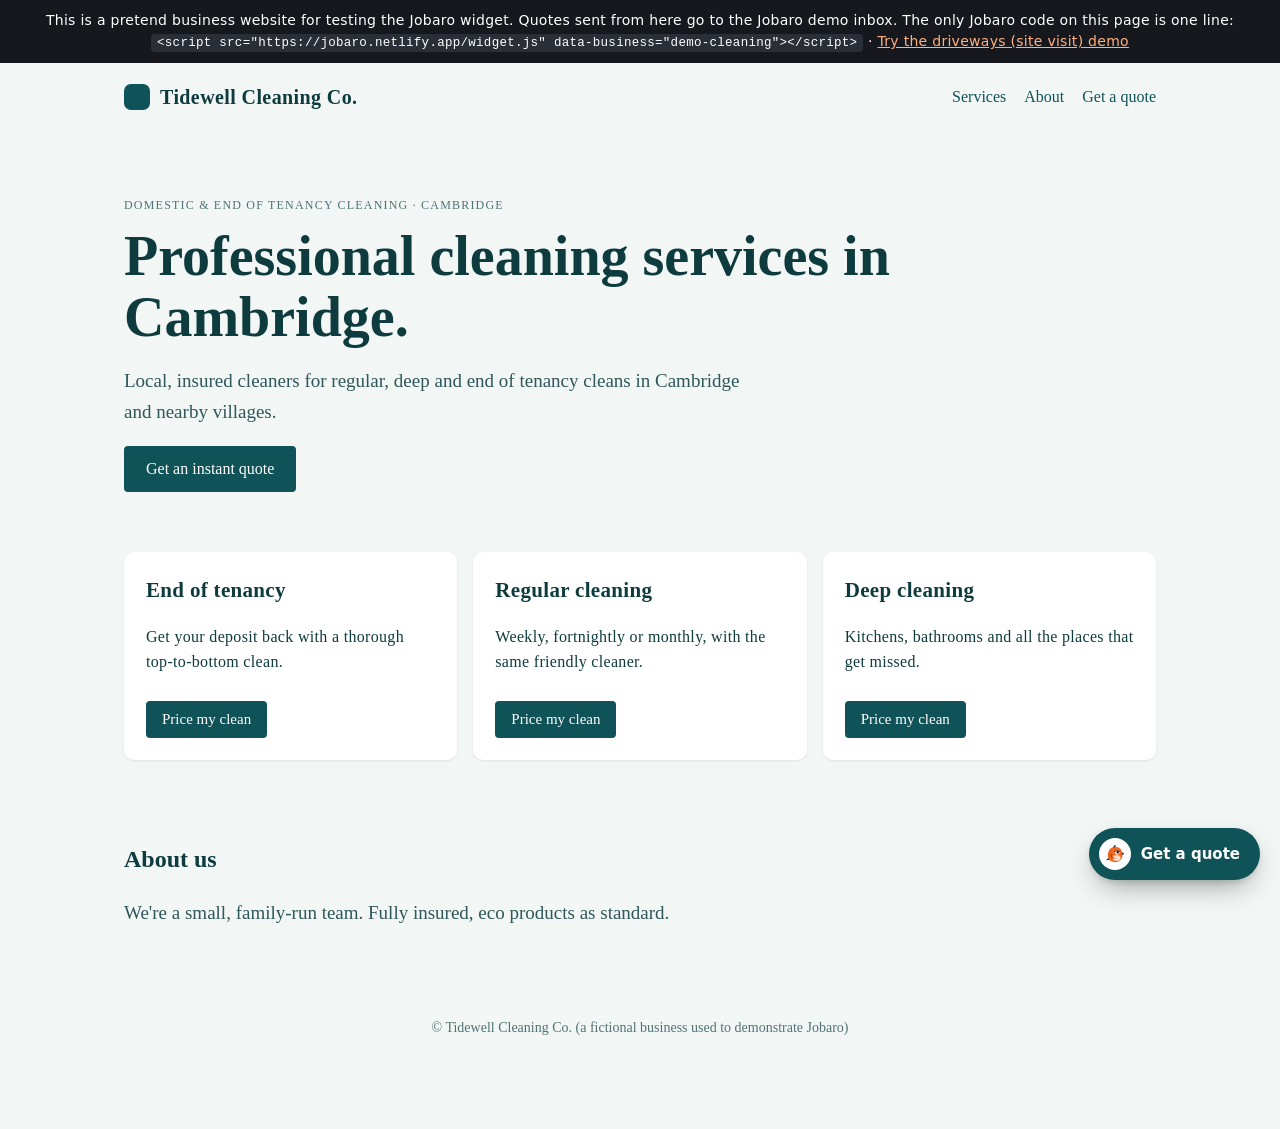
<file: demo/index.html>
<!doctype html>
<html lang="en-GB">
<head>
<meta charset="utf-8">
<meta name="viewport" content="width=device-width, initial-scale=1">
<title>Tidewell Cleaning Co. · Demo website</title>
<meta name="robots" content="noindex">
<style>
  /* An ordinary small-business website. The broad rules below (*, button, iframe, div)
     are deliberate: they check that the Jobaro widget isn't affected by the host's CSS. */
  * { box-sizing: border-box; font-family: Georgia, "Times New Roman", serif; }
  body { margin: 0; background: #F2F7F6; color: #0E3B3E; line-height: 1.6; }
  a { color: #0F5257; }
  button { background: #0F5257; color: #fff; border: 0; border-radius: 4px; padding: 14px 22px; font-size: 16px; cursor: pointer; }
  iframe { border: 6px solid hotpink; }
  div { letter-spacing: .02em; }
  .note { background: #16181D; color: #fff; font: 14px/1.5 system-ui, sans-serif; padding: 10px 16px; text-align: center; }
  .note * { font-family: system-ui, sans-serif; }
  .note code { overflow-wrap: anywhere; background: #2A2E36; padding: 2px 6px; border-radius: 4px; font-family: ui-monospace, monospace; font-size: 12.5px; }
  .note a { color: #FFB080; }
  header { display: flex; align-items: center; justify-content: space-between; gap: 16px; padding: 18px 24px; max-width: 1080px; margin: 0 auto; flex-wrap: wrap; }
  .logo { font-weight: 700; font-size: 20px; display: flex; align-items: center; gap: 10px; }
  .logo i { width: 26px; height: 26px; border-radius: 7px; background: #0F5257; display: inline-block; }
  nav a { margin-left: 18px; text-decoration: none; }
  .hero { max-width: 1080px; margin: 0 auto; padding: 60px 24px 40px; }
  .hero small { text-transform: uppercase; letter-spacing: .1em; font-size: 12px; opacity: .7; }
  h1 { font-size: clamp(34px, 6vw, 56px); line-height: 1.08; margin: 10px 0 16px; font-weight: 700; }
  .hero p { font-size: 19px; max-width: 34em; opacity: .85; }
  .services { max-width: 1080px; margin: 0 auto; padding: 20px 24px 60px; display: grid; grid-template-columns: repeat(auto-fit, minmax(240px, 1fr)); gap: 16px; }
  .card { background: #fff; border-radius: 10px; padding: 22px; box-shadow: 0 1px 3px rgba(0,0,0,.08); }
  .card h2 { margin: 0 0 8px; font-size: 21px; }
  .card button { margin-top: 10px; padding: 10px 16px; font-size: 15px; }
  footer { text-align: center; padding: 30px 20px 90px; font-size: 14px; opacity: .7; }
</style>
</head>
<body>

<div class="note">This is a pretend business website for testing the Jobaro widget. Quotes sent from here go to the Jobaro demo inbox. The only Jobaro code on this page is one line: <code>&lt;script src="https://jobaro.netlify.app/widget.js" data-business="demo-cleaning"&gt;&lt;/script&gt;</code> · <a href="/demo/driveways.html">Try the driveways (site visit) demo</a></div>

<header>
  <div class="logo"><i></i>Tidewell Cleaning Co.</div>
  <nav><a href="#services">Services</a><a href="#about">About</a><a href="#" data-jobaro-open>Get a quote</a></nav>
</header>

<section class="hero">
  <small>Domestic &amp; end of tenancy cleaning · Cambridge</small>
  <h1>Professional cleaning services in Cambridge.</h1>
  <p>Local, insured cleaners for regular, deep and end of tenancy cleans in Cambridge and nearby villages.</p>
  <button type="button" data-jobaro-open>Get an instant quote</button>
</section>

<section class="services" id="services">
  <div class="card"><h2>End of tenancy</h2><p>Get your deposit back with a thorough top-to-bottom clean.</p><button type="button" data-jobaro-open="end-of-tenancy-clean">Price my clean</button></div>
  <div class="card"><h2>Regular cleaning</h2><p>Weekly, fortnightly or monthly, with the same friendly cleaner.</p><button type="button" data-jobaro-open="regular-clean">Price my clean</button></div>
  <div class="card"><h2>Deep cleaning</h2><p>Kitchens, bathrooms and all the places that get missed.</p><button type="button" data-jobaro-open="deep-clean">Price my clean</button></div>
</section>

<section class="hero" id="about" style="padding-top:0">
  <h2>About us</h2>
  <p>We're a small, family-run team. Fully insured, eco products as standard.</p>
</section>

<footer>© Tidewell Cleaning Co. (a fictional business used to demonstrate Jobaro)</footer>

<script src="/widget.js" data-business="demo-cleaning"></script>
</body>
</html>
</file>
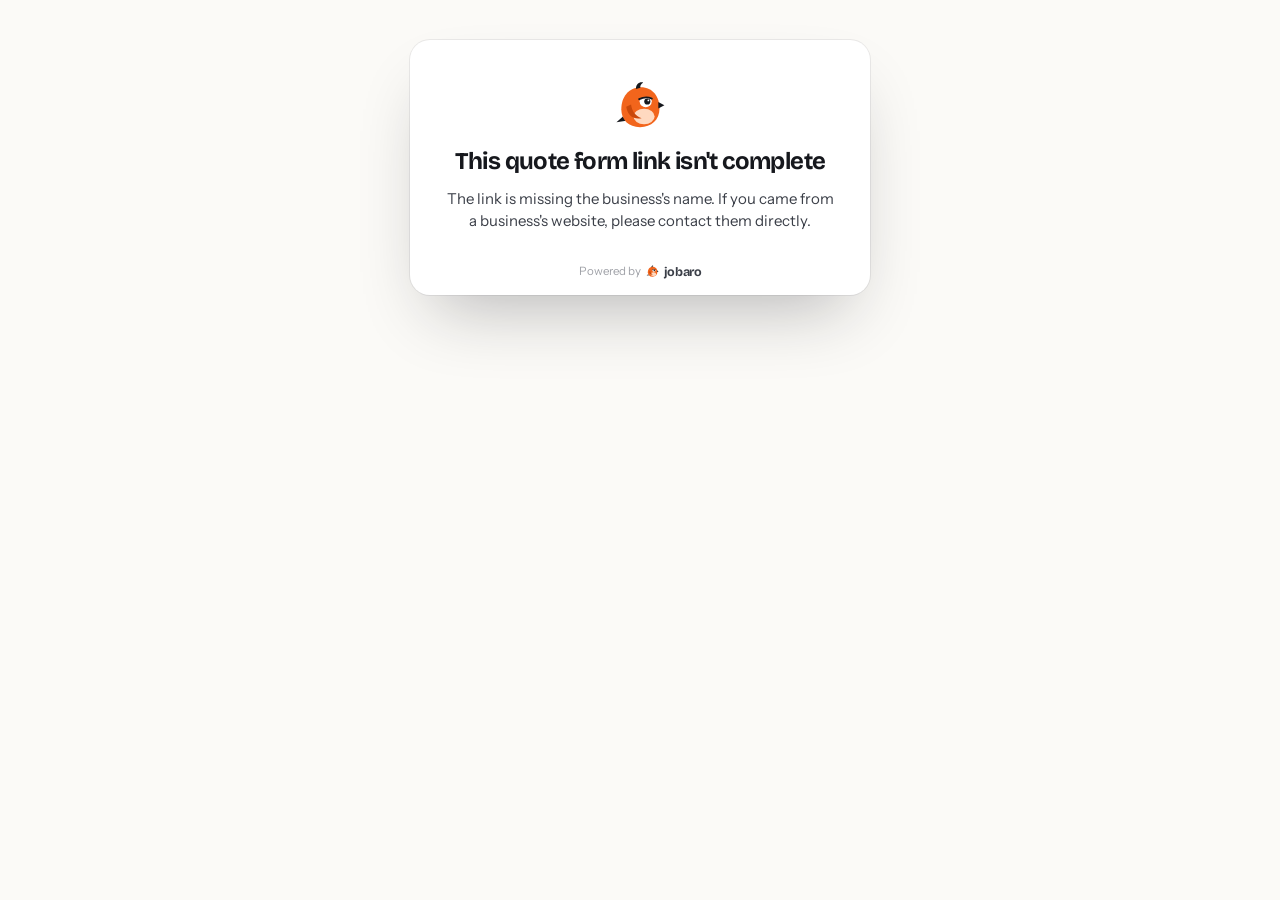
<file: quote/index.html>
<!doctype html>
<html lang="en-GB">
<head>
<meta charset="utf-8">
<meta name="viewport" content="width=device-width, initial-scale=1, viewport-fit=cover">
<title>Get a quote · jobaro</title>
<meta name="description" content="Answer a few quick questions and get a price straight away.">
<meta name="robots" content="noindex">
<link rel="icon" type="image/svg+xml" href="data:image/svg+xml,%3Csvg xmlns='http://www.w3.org/2000/svg' viewBox='0 0 64 64'%3E%3Cpath d='M11 45 L3 52 L15 50 Z' fill='%2316181D'/%3E%3Cpath d='M33 9 C48 9 56 21 56 35 C56 49 46 58 32 58 C18 58 9 49 9 36 C9 21 18 9 33 9Z' fill='%23F2651C'/%3E%3Cellipse cx='37' cy='45' rx='13' ry='9.5' fill='%23FFD9C0'/%3E%3Cpath d='M15 33 C17 45 25 49 34 47 C26 44 22 38 21 30 Z' fill='%23C9480A'/%3E%3Cpath d='M27 11 C27 5 31 2 36 3 C33 5 32 7 32.5 9.5 Z' fill='%2316181D'/%3E%3Ccircle cx='39' cy='26' r='7.5' fill='%23fff'/%3E%3Ccircle cx='41' cy='26.5' r='3.8' fill='%2316181D'/%3E%3Cpath d='M30.5 23.6 Q39 19.2 46.5 22.8 L46.5 16 L30.5 16 Z' fill='%23F2651C'/%3E%3Cpath d='M31 23.6 Q39 19.6 46.5 22.8' stroke='%2316181D' stroke-width='2.4' fill='none' stroke-linecap='round'/%3E%3Cpath d='M54.5 27 L62 31 L54.5 35 Z' fill='%2316181D'/%3E%3C/svg%3E">
<link rel="preconnect" href="https://fonts.googleapis.com">
<link rel="preconnect" href="https://fonts.gstatic.com" crossorigin>
<link rel="stylesheet" href="https://fonts.googleapis.com/css2?family=Bricolage+Grotesque:opsz,wght@12..96,500..800&family=Instrument+Sans:wght@400..700&family=JetBrains+Mono:wght@500&display=swap">
<link rel="stylesheet" href="/quote/quote.css">
</head>
<body>

<!-- The Jobaro bird (same as the marketing site) -->
<svg width="0" height="0" style="position:absolute" aria-hidden="true" focusable="false">
  <symbol id="jb-bird" viewBox="0 0 64 64">
    <path d="M11 45 L3 52 L15 50 Z" fill="#16181D"/>
    <path d="M33 9 C48 9 56 21 56 35 C56 49 46 58 32 58 C18 58 9 49 9 36 C9 21 18 9 33 9Z" fill="#F2651C"/>
    <ellipse cx="37" cy="45" rx="13" ry="9.5" fill="#FFD9C0"/>
    <path d="M15 33 C17 45 25 49 34 47 C26 44 22 38 21 30 Z" fill="#C9480A"/>
    <path d="M27 11 C27 5 31 2 36 3 C33 5 32 7 32.5 9.5 Z" fill="#16181D"/>
    <circle cx="39" cy="26" r="7.5" fill="#fff"/>
    <circle cx="41" cy="26.5" r="3.8" fill="#16181D"/>
    <circle cx="42.3" cy="25.2" r="1.1" fill="#fff"/>
    <path d="M30.5 23.6 Q39 19.2 46.5 22.8 L46.5 16 L30.5 16 Z" fill="#F2651C"/>
    <path d="M31 23.6 Q39 19.6 46.5 22.8" stroke="#16181D" stroke-width="2.4" fill="none" stroke-linecap="round"/>
    <path d="M54.5 27 L62 31 L54.5 35 Z" fill="#16181D"/>
  </symbol>
</svg>

<main class="q-page">
  <div class="q" id="q" aria-live="polite">
    <div class="q-loading"><svg width="40" height="40" viewBox="0 0 64 64" aria-hidden="true"><use href="#jb-bird"/></svg><p>Loading your quote form…</p></div>
  </div>
</main>

<noscript><p style="text-align:center;padding:20px;font-family:sans-serif">Please turn on JavaScript to use this quote form.</p></noscript>
<script src="/quote/quote.js"></script>
</body>
</html>
</file>
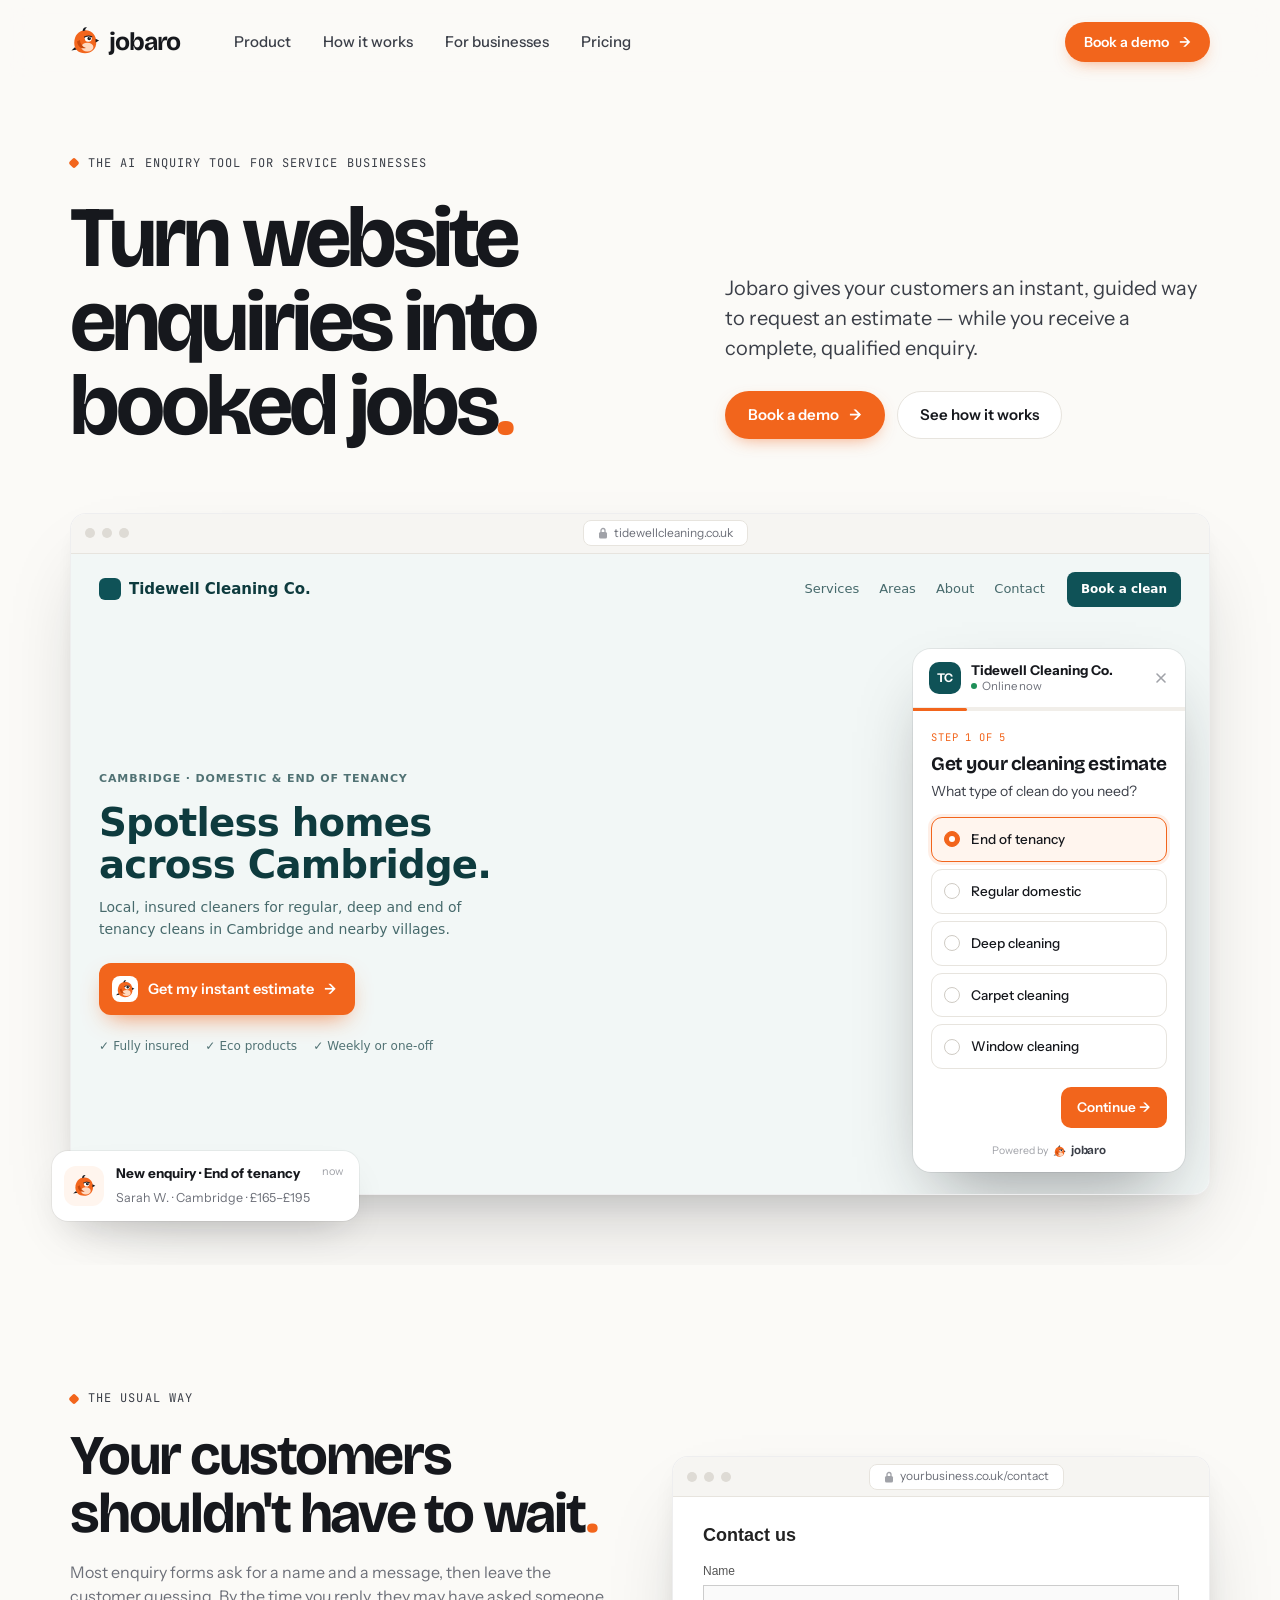
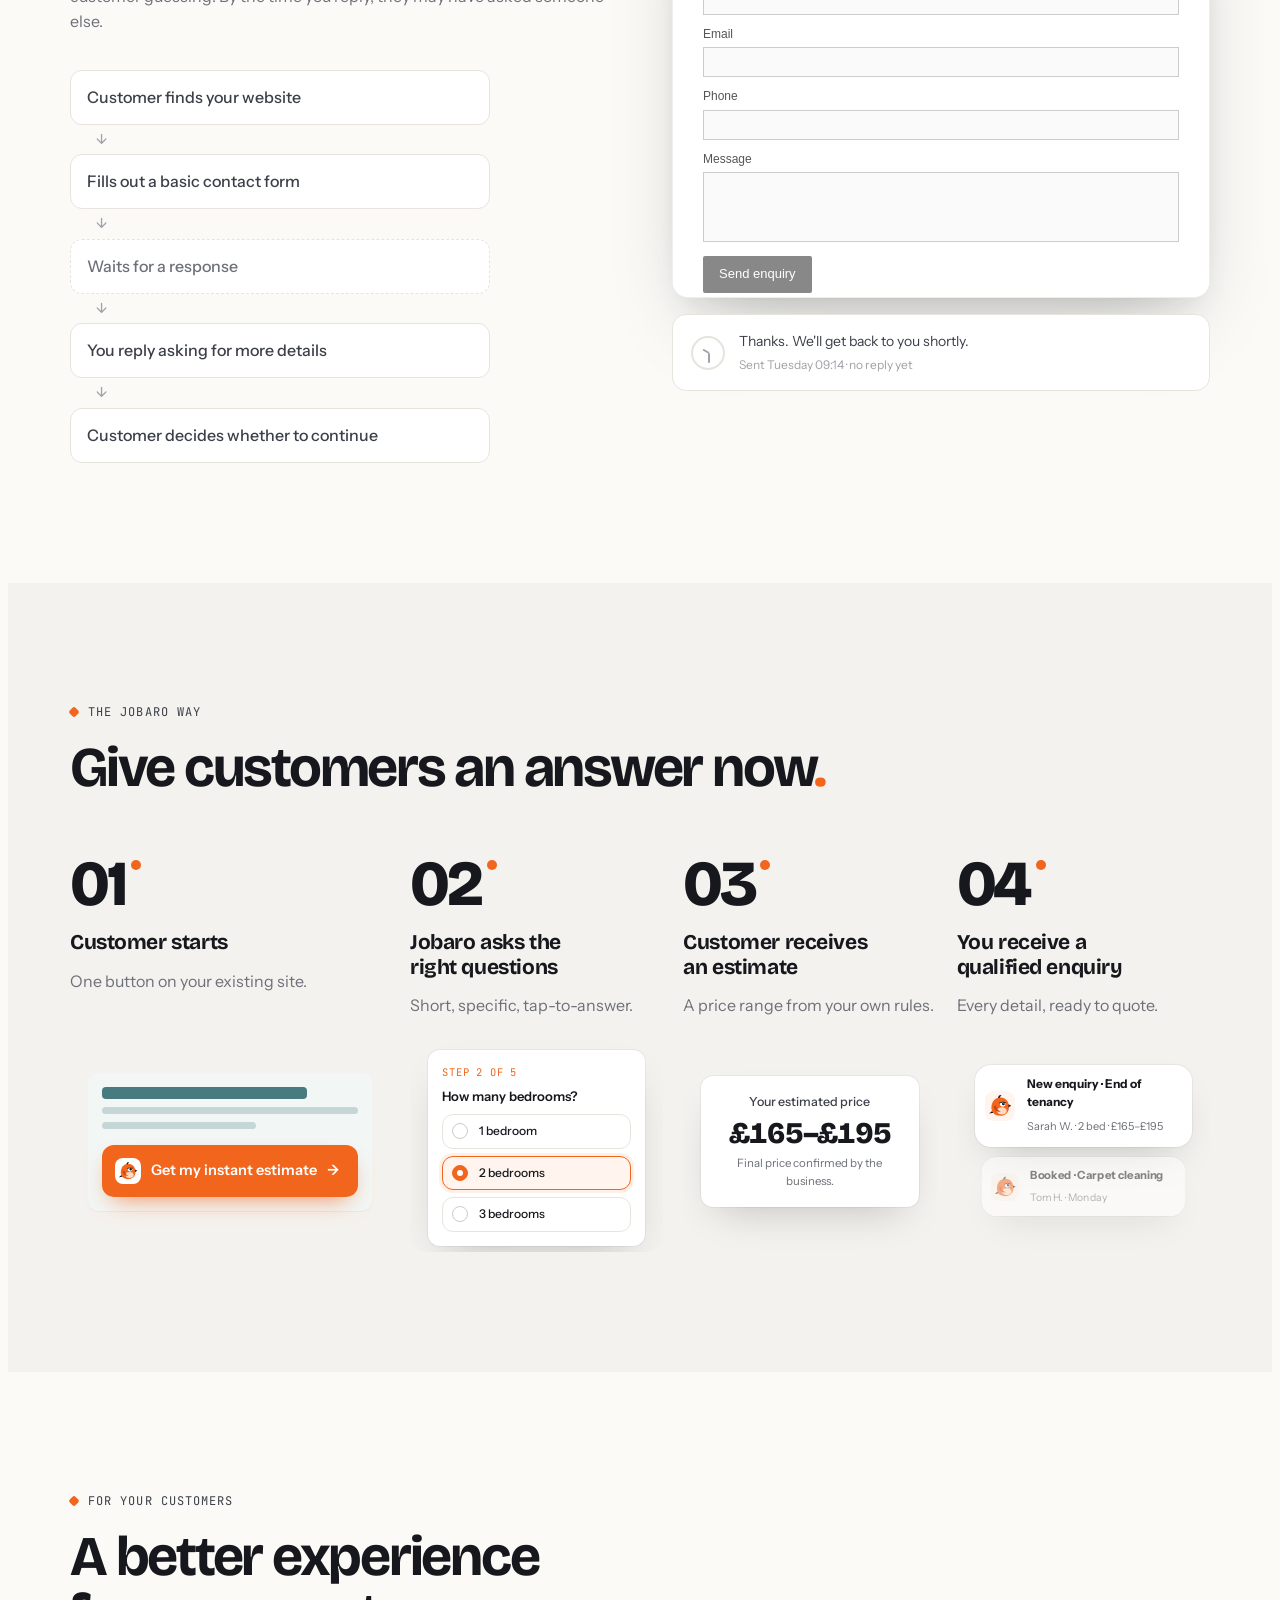
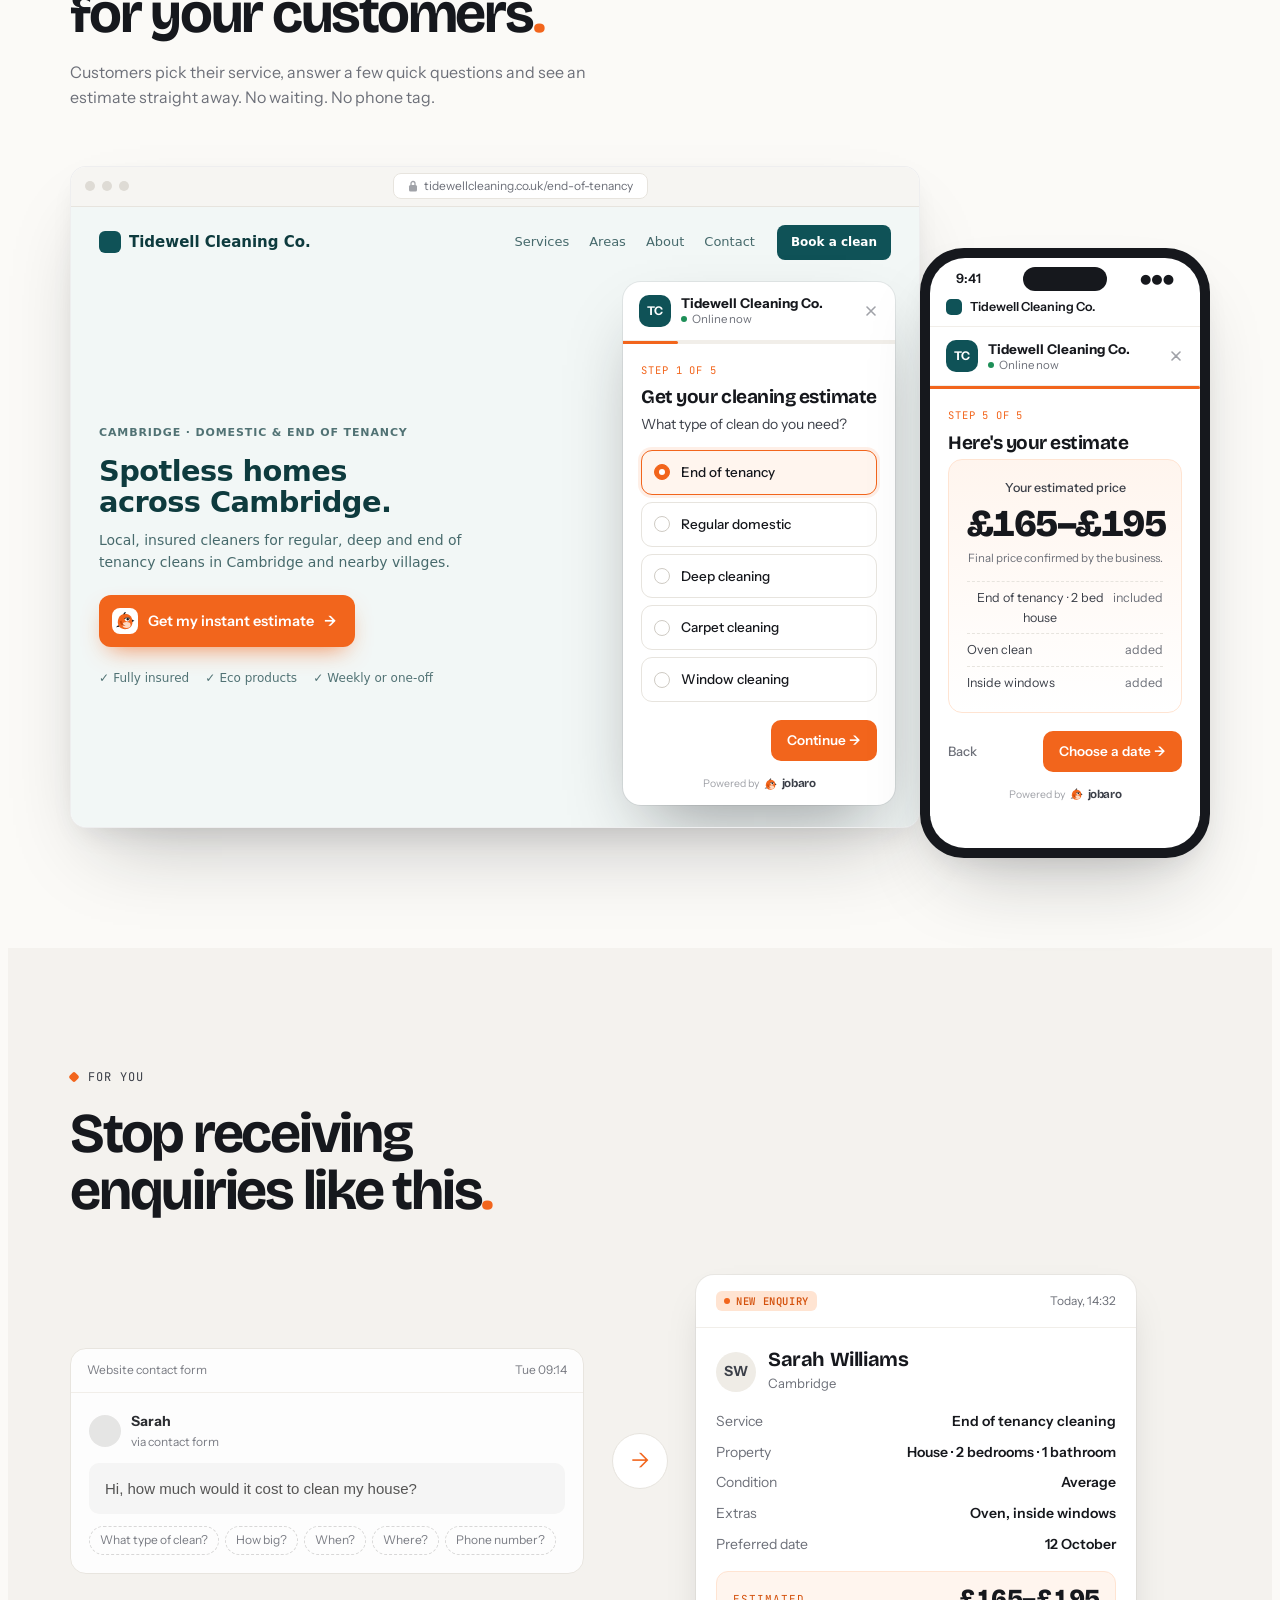
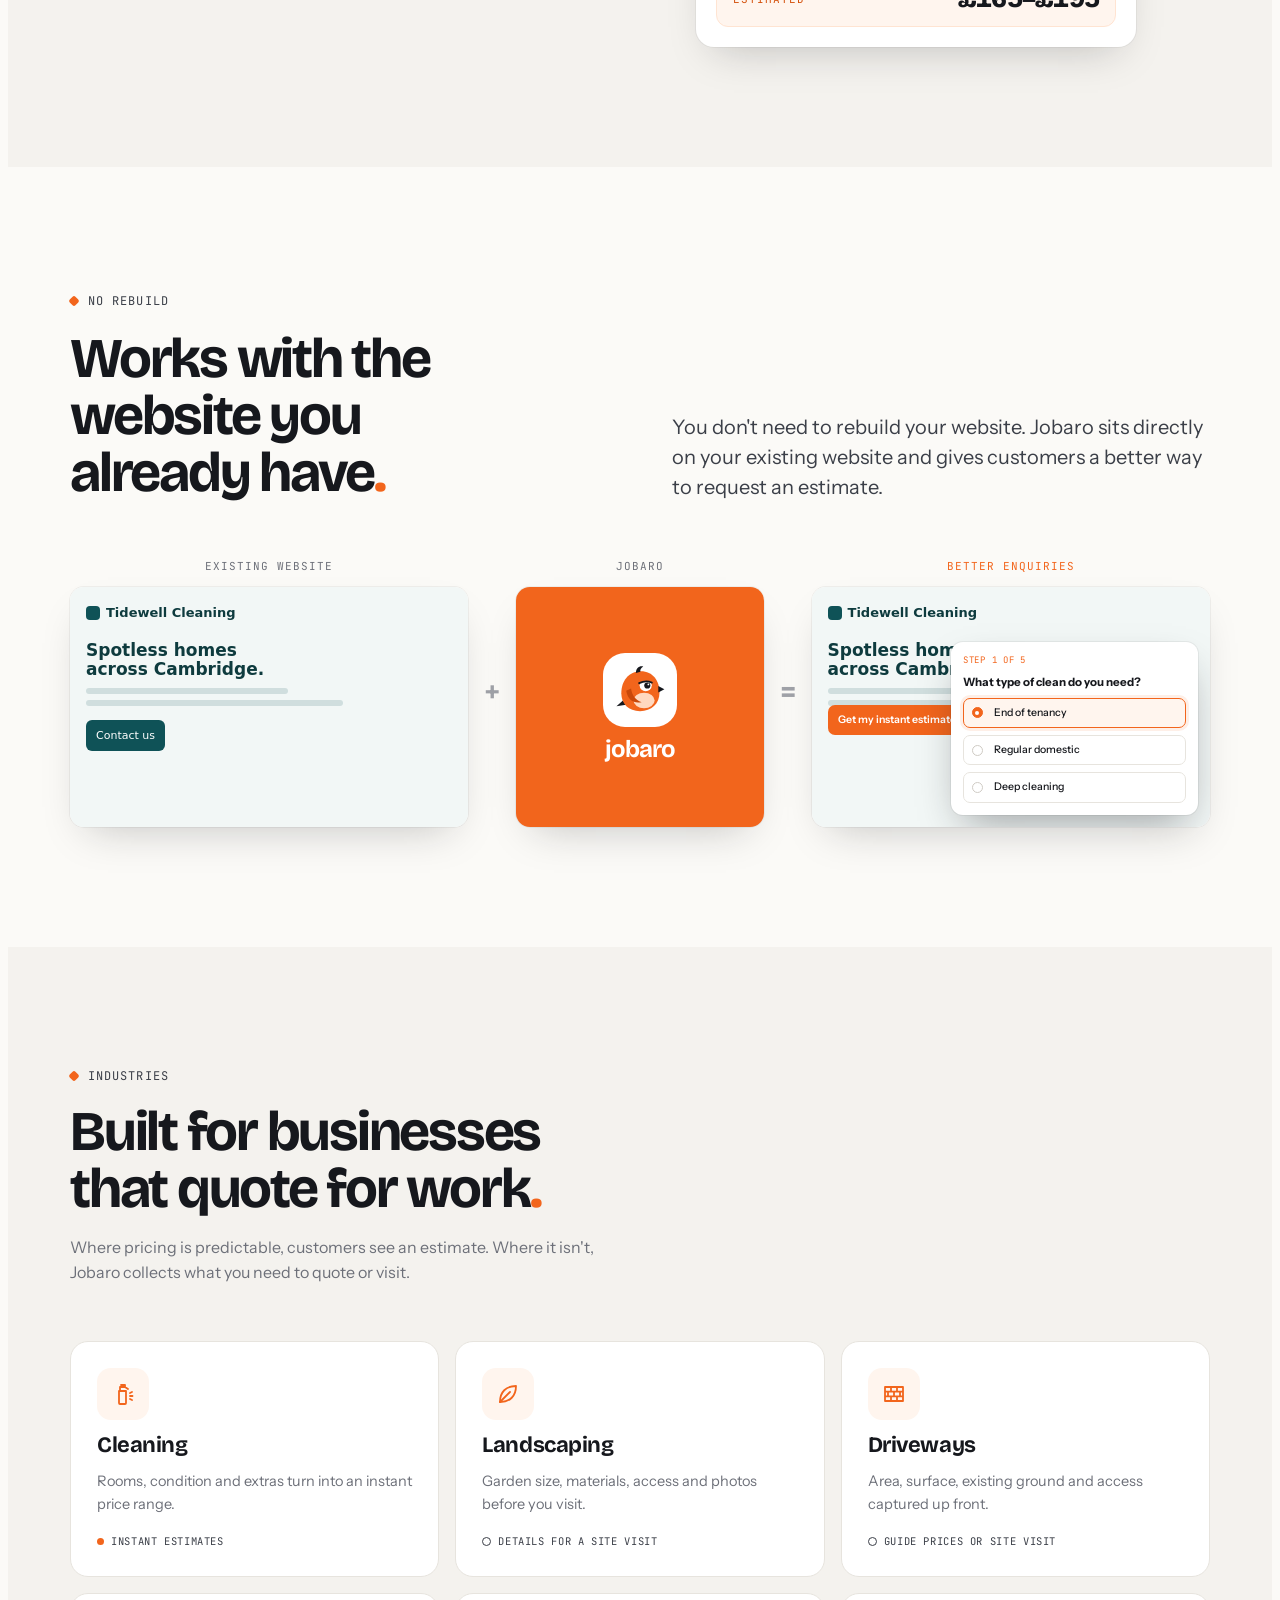
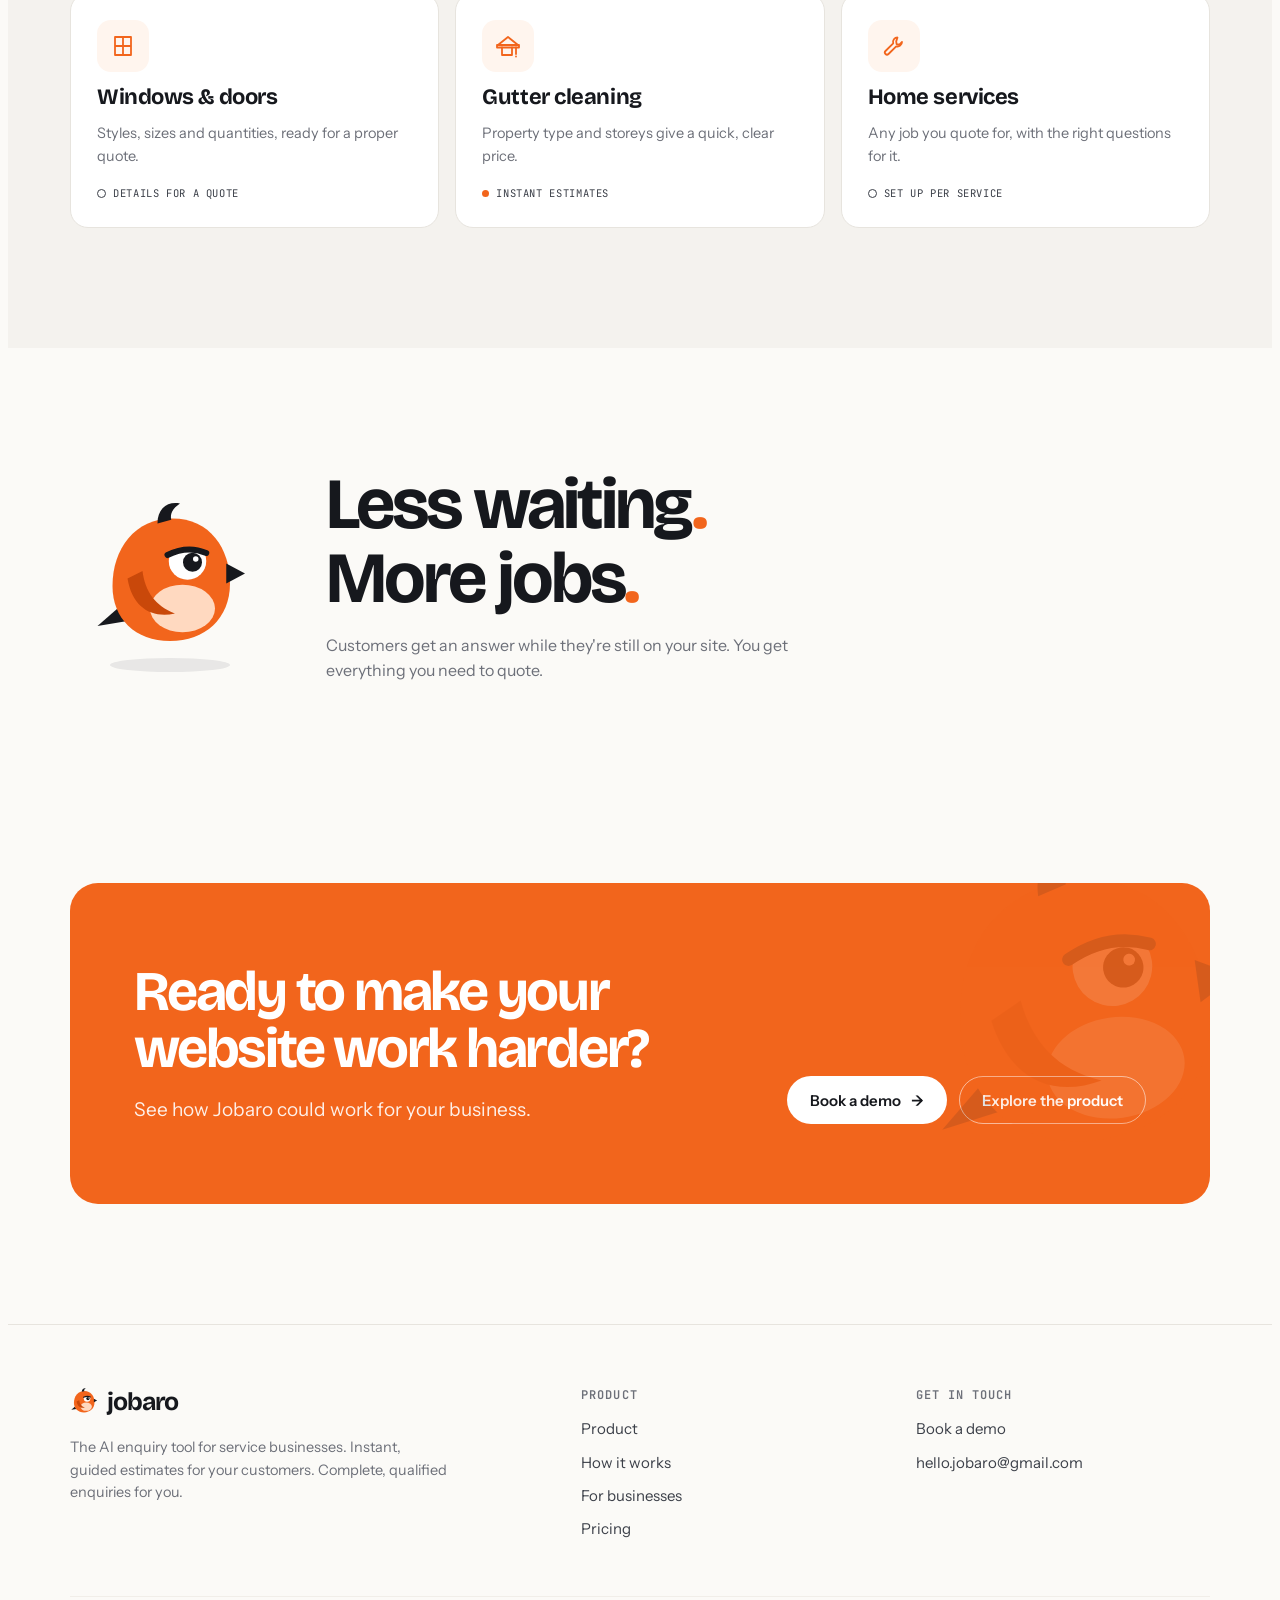
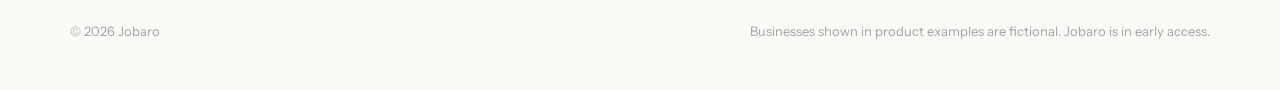
<file: index (2).html>
<!doctype html>
<!--
  JOBARO WEBSITE: HOW TO EDIT
  ---------------------------
  1. Email address and web address: search for "SITE CONFIG" and change the values.
  2. Wording: search (Ctrl+F) for the sentence you want to change and edit only the words.
     All page text is below the line that says "PAGES".
  3. Brand orange: search for "--or:#F2651C" and change the colour code.
  4. Demo form: paste your free Formspree address into formEndpoint in SITE CONFIG.
  Tip: only change words between quotes or between > and <. Leave the symbols around them alone.
-->
<html lang="en-GB">
<head>
<meta charset="utf-8">
<meta name="viewport" content="width=device-width, initial-scale=1, viewport-fit=cover">
<title>jobaro</title>
<meta name="description" content="Jobaro gives your customers an instant, guided way to request an estimate, while you receive a complete, qualified enquiry.">
<link rel="icon" type="image/svg+xml" href="data:image/svg+xml,%3Csvg xmlns='http://www.w3.org/2000/svg' viewBox='0 0 64 64'%3E%3Cpath d='M11 45 L3 52 L15 50 Z' fill='%2316181D'/%3E%3Cpath d='M33 9 C48 9 56 21 56 35 C56 49 46 58 32 58 C18 58 9 49 9 36 C9 21 18 9 33 9Z' fill='%23F2651C'/%3E%3Cellipse cx='37' cy='45' rx='13' ry='9.5' fill='%23FFD9C0'/%3E%3Cpath d='M15 33 C17 45 25 49 34 47 C26 44 22 38 21 30 Z' fill='%23C9480A'/%3E%3Cpath d='M27 11 C27 5 31 2 36 3 C33 5 32 7 32.5 9.5 Z' fill='%2316181D'/%3E%3Ccircle cx='39' cy='26' r='7.5' fill='%23fff'/%3E%3Ccircle cx='41' cy='26.5' r='3.8' fill='%2316181D'/%3E%3Cpath d='M30.5 23.6 Q39 19.2 46.5 22.8 L46.5 16 L30.5 16 Z' fill='%23F2651C'/%3E%3Cpath d='M31 23.6 Q39 19.6 46.5 22.8' stroke='%2316181D' stroke-width='2.4' fill='none' stroke-linecap='round'/%3E%3Cpath d='M54.5 27 L62 31 L54.5 35 Z' fill='%2316181D'/%3E%3C/svg%3E">
<link rel="preconnect" href="https://fonts.googleapis.com">
<link rel="preconnect" href="https://fonts.gstatic.com" crossorigin>
<link rel="stylesheet" href="https://fonts.googleapis.com/css2?family=Bricolage+Grotesque:opsz,wght@12..96,500..800&family=Instrument+Sans:wght@400..700&family=JetBrains+Mono:wght@500&display=swap">
<style>
/* ============ TOKENS ============ */
:root{
  color-scheme:light;
  --bg:#FBFAF7; --paper:#FFFFFF; --sand:#F4F2EE; --sand2:#EFECE6;
  --ink:#16181D; --ink2:#3B3F48; --mute:#6D7079; --faint:#A0A2A8;
  --line:#E7E4DE; --line2:#F1EEE9;
  --or:#F2651C; --ord:#D4510C; --or50:#FFF5EE; --or100:#FFE4D2; --or200:#FFC9A6;
  --ok:#1E8F58; --ok50:#E7F5EC;
  --fd:"Bricolage Grotesque", ui-sans-serif, system-ui, -apple-system, "Segoe UI", sans-serif;
  --fb:"Instrument Sans", ui-sans-serif, system-ui, -apple-system, "Segoe UI", Roboto, sans-serif;
  --fm:"JetBrains Mono", ui-monospace, SFMono-Regular, Menlo, monospace;
  --shadow-lg:0 40px 80px -30px rgba(22,24,29,.28), 0 12px 30px -12px rgba(22,24,29,.12);
  --shadow-md:0 18px 40px -18px rgba(22,24,29,.25), 0 0 0 1px rgba(22,24,29,.05);
}
*{box-sizing:border-box}
html{scroll-behavior:smooth}
body{background:var(--bg);color:var(--ink);font-family:var(--fb);font-size:16px;line-height:1.55;-webkit-font-smoothing:antialiased;overflow-x:hidden}
a{color:inherit}
h1,h2,h3,h4{font-family:var(--fd);font-weight:700;letter-spacing:-.03em;line-height:1.02;margin:0;text-wrap:balance}
p{margin:0}
.wrap{max-width:1180px;margin:0 auto;padding-inline:20px}
.dot{color:var(--or)}
:focus-visible{outline:2.5px solid var(--or);outline-offset:3px;border-radius:6px}
.sr{position:absolute;width:1px;height:1px;overflow:hidden;clip:rect(0 0 0 0)}

/* ============ TYPE ============ */
.eyebrow{font-family:var(--fm);font-size:12px;letter-spacing:.09em;text-transform:uppercase;color:var(--ink2);display:inline-flex;align-items:center;gap:10px}
.eyebrow::before{content:"";width:8px;height:8px;border-radius:2px;background:var(--or);transform:rotate(45deg)}
.h1{font-size:clamp(44px,7.2vw,86px);letter-spacing:-.045em;line-height:.98}
.h2{font-size:clamp(34px,4.6vw,56px);letter-spacing:-.04em}
.h3{font-size:clamp(26px,3vw,34px);letter-spacing:-.03em;line-height:1.08}
.lead{font-size:clamp(17px,1.6vw,20px);color:var(--ink2);max-width:36em;line-height:1.5}
.body{color:var(--mute);max-width:34em}
.label{font-family:var(--fm);font-size:11px;letter-spacing:.09em;text-transform:uppercase;color:var(--mute)}

/* ============ BUTTONS ============ */
.btn{display:inline-flex;align-items:center;gap:10px;height:48px;padding:0 22px;border-radius:999px;font:600 15px/1 var(--fb);text-decoration:none;border:1px solid transparent;cursor:pointer;transition:background .2s,transform .2s,box-shadow .2s,border-color .2s;white-space:nowrap}
.btn em{font-style:normal;transition:transform .2s}
.btn:hover em{transform:translateX(3px)}
.btn-or{background:var(--or);color:#fff;box-shadow:0 6px 18px -8px rgba(242,101,28,.7)}
.btn-or:hover{background:var(--ord);transform:translateY(-1px)}
.btn-ghost{background:var(--paper);color:var(--ink);border-color:var(--line)}
.btn-ghost:hover{border-color:var(--ink);transform:translateY(-1px)}
.btn-sm{height:40px;padding:0 18px;font-size:14px}
.btns{display:flex;flex-wrap:wrap;gap:12px}

/* ============ NAV ============ */
.nav{position:sticky;top:env(safe-area-inset-top,0px);z-index:50;background:rgba(251,250,247,.86);backdrop-filter:saturate(1.4) blur(14px);-webkit-backdrop-filter:saturate(1.4) blur(14px);border-bottom:1px solid transparent;transition:border-color .2s}
.nav.scrolled{border-color:var(--line)}
.nav-in{display:flex;align-items:center;gap:28px;height:68px}
.logo{display:inline-flex;align-items:center;gap:9px;text-decoration:none;color:var(--ink);font:700 25px/1 var(--fd);letter-spacing:-.045em}
.logo .bird{margin-top:-2px}
.logo:hover .bird{animation:hop .5s ease}
.nav-links{display:flex;gap:4px;margin-left:12px}
.nav-links a{text-decoration:none;font-weight:500;font-size:15px;color:var(--ink2);padding:8px 14px;border-radius:999px;transition:background .2s,color .2s}
.nav-links a:hover{background:var(--sand);color:var(--ink)}
.nav-links a.on{color:var(--ink);background:var(--sand)}
.nav-cta{margin-left:auto}
.burger{display:none;margin-left:auto;width:44px;height:44px;border:1px solid var(--line);background:var(--paper);border-radius:12px;cursor:pointer;position:relative}
.burger span{position:absolute;left:12px;right:12px;height:2px;background:var(--ink);border-radius:2px;transition:transform .25s,opacity .2s}
.burger span:nth-child(1){top:15px}.burger span:nth-child(2){top:21px}.burger span:nth-child(3){top:27px}
.nav.open .burger span:nth-child(1){transform:translateY(6px) rotate(45deg)}
.nav.open .burger span:nth-child(2){opacity:0}
.nav.open .burger span:nth-child(3){transform:translateY(-6px) rotate(-45deg)}
.mnav{display:none}
@media (max-width:900px){
  .nav-links,.nav-cta{display:none}
  .burger{display:block}
  .mnav{display:grid;grid-template-rows:0fr;transition:grid-template-rows .3s ease;border-top:1px solid transparent}
  .nav.open .mnav{grid-template-rows:1fr;border-color:var(--line)}
  .mnav>div{overflow:hidden}
  .mnav nav{display:flex;flex-direction:column;padding-block:12px 20px}
  .mnav a.ml{font:600 22px/1 var(--fd);letter-spacing:-.03em;text-decoration:none;padding:14px 0;border-bottom:1px solid var(--line2)}
  .mnav a.ml.on{color:var(--or)}
  .mnav .btn{margin-top:18px;justify-content:center}
}

/* ============ SECTIONS ============ */
.sec{padding-block:120px}
.sec-tight{padding-block:80px}
.sec-sand{background:var(--sand)}
.sec-head{display:grid;gap:18px;margin-bottom:56px;max-width:760px}
.split{display:grid;grid-template-columns:1fr 1fr;gap:64px;align-items:center}
@media (max-width:900px){.sec{padding-block:80px}.split{grid-template-columns:1fr;gap:40px}.sec-head{margin-bottom:40px}}

/* ============ HERO ============ */
.hero{padding-block:72px 40px;overflow:hidden}
.hero-top{display:grid;grid-template-columns:1.25fr 1fr;gap:48px;align-items:end}
.hero-top .h1{margin-top:22px}
.hero-side{display:grid;gap:28px;padding-bottom:10px}
.hero-stage{position:relative;margin-top:64px;margin-bottom:30px}
@media (max-width:900px){.hero{padding-block:44px 24px}.hero-top{grid-template-columns:1fr;gap:24px}.hero-stage{margin-top:44px}}

/* ============ BROWSER FRAME ============ */
.bf{background:var(--paper);border-radius:16px;box-shadow:var(--shadow-lg);overflow:hidden;border:1px solid rgba(22,24,29,.07);max-width:100%}
.bf-bar{height:40px;display:flex;align-items:center;gap:7px;padding:0 14px;background:#F6F5F2;border-bottom:1px solid var(--line)}
.bf-bar i{width:10px;height:10px;border-radius:50%;background:#DEDBD5;flex:none}
.bf-url{margin:0 auto;display:flex;align-items:center;gap:6px;background:var(--paper);border:1px solid var(--line);border-radius:8px;height:26px;padding:0 14px;font-size:12px;color:var(--mute);max-width:60%;overflow:hidden;white-space:nowrap;text-overflow:ellipsis}
.bf-url svg{flex:none}
.bf-body{position:relative;height:var(--h,520px);overflow:hidden;container-type:inline-size}

/* ============ FICTIONAL BUSINESS SITES ============ */
.site{height:100%;display:flex;flex-direction:column}
.s-nav{display:flex;align-items:center;gap:22px;padding:18px 28px;font-size:13px}
.s-logo{display:flex;align-items:center;gap:8px;font-size:15px;white-space:nowrap}
.s-mark{width:22px;height:22px;border-radius:6px;display:inline-block;flex:none}
.s-links{display:flex;gap:20px;margin-left:auto;opacity:.75}
.s-links i{font-style:normal}
.s-book{padding:8px 14px;border-radius:8px;font-weight:600;font-size:12px;white-space:nowrap}
.s-hero{flex:1;display:grid;grid-template-columns:1fr 1fr;gap:28px;padding:30px 28px 28px;align-items:center}
.s-copy small{font-size:11px;letter-spacing:.08em;text-transform:uppercase;opacity:.7;font-weight:600}
.s-copy h3{font-size:clamp(24px,3.4cqi,40px);line-height:1.08;margin:12px 0 12px;letter-spacing:-.02em}
.s-copy p{font-size:14px;opacity:.75;max-width:30em;margin-bottom:22px}
.s-trust{display:flex;flex-wrap:wrap;gap:6px 16px;margin-top:22px;font-size:12px;opacity:.7}
.s-trust span::before{content:"✓ ";font-weight:700}
.s-img{height:100%;min-height:200px;border-radius:14px;overflow:hidden}
.s-img svg{width:100%;height:100%;display:block}
.s-clean{background:#F2F7F6;color:#0E3B3E;font-family:ui-sans-serif,system-ui,-apple-system,"Segoe UI",sans-serif}
.s-clean h3{font-family:ui-sans-serif,system-ui,sans-serif;font-weight:700}
.s-clean .s-mark{background:#0F5257}
.s-clean .s-book{background:#0F5257;color:#fff}
.s-land{background:#F4F1E8;color:#23372A;font-family:Georgia,"Times New Roman",serif}
.s-land h3{font-family:Georgia,serif;font-weight:400;font-style:italic}
.s-land .s-mark{background:#2F5D3A;border-radius:50% 50% 50% 4px}
.s-land .s-book{background:#2F5D3A;color:#F4F1E8;font-family:ui-sans-serif,system-ui,sans-serif}
.s-land .s-nav,.s-land p,.s-land .s-trust{font-family:ui-sans-serif,system-ui,sans-serif}
.s-drive{background:#23272E;color:#F3F1EC;font-family:ui-sans-serif,system-ui,-apple-system,sans-serif}
.s-drive h3{font-weight:800;text-transform:uppercase;letter-spacing:-.01em}
.s-drive .s-mark{background:#E8C547;border-radius:3px}
.s-drive .s-book{background:#E8C547;color:#23272E}
.s-win{background:#fff;color:#1D2B4A;font-family:ui-sans-serif,system-ui,-apple-system,sans-serif}
.s-win h3{font-weight:600}
.s-win .s-mark{background:#1D3A6E;border-radius:4px;box-shadow:inset 0 0 0 5px #1D3A6E,inset 0 0 0 7px #fff}
.s-win .s-book{background:#1D3A6E;color:#fff}
.s-plain{background:#fff;color:#333;font-family:Arial,Helvetica,sans-serif}
@container (max-width:700px){
  .s-links{display:none}
  .s-book{margin-left:auto}
  .s-hero{grid-template-columns:1fr;align-content:start;padding:18px 20px}
  .s-img{display:none}
  .s-nav{padding:14px 20px}
}

/* Jobaro launcher button (sits on customer sites) */
.jb-launch{display:inline-flex;align-items:center;gap:10px;background:var(--or);color:#fff;font:600 14.5px/1 var(--fb);padding:13px 18px 13px 13px;border-radius:12px;box-shadow:0 10px 24px -10px rgba(242,101,28,.8);position:relative;white-space:nowrap}
.jb-launch .bird-chip{width:26px;height:26px;border-radius:8px;background:#fff;display:grid;place-items:center}
.jb-launch em{font-style:normal}
.jb-launch.press::after{content:"";position:absolute;inset:-6px;border-radius:16px;border:2px solid var(--or);opacity:0;animation:ring 1.6s .6s ease-out 2}

/* ============ WIDGET ============ */
.wg{width:min(348px,100%);background:#fff;border-radius:18px;box-shadow:0 34px 70px -24px rgba(22,24,29,.42),0 0 0 1px rgba(22,24,29,.07);overflow:hidden;font-family:var(--fb);color:var(--ink);text-align:left}
.wg.flat{box-shadow:none;border-radius:0;width:100%}
.wg-top{display:flex;align-items:center;gap:10px;padding:13px 16px;border-bottom:1px solid var(--line2)}
.wg-av{width:32px;height:32px;border-radius:10px;display:grid;place-items:center;color:#fff;font:700 12px/1 var(--fb);flex:none}
.wg-biz{display:grid;line-height:1.25;min-width:0}
.wg-biz b{font-size:13.5px;white-space:nowrap;overflow:hidden;text-overflow:ellipsis}
.wg-biz small{font-size:11.5px;color:var(--mute);display:flex;align-items:center;gap:5px}
.wg-biz small::before{content:"";width:6px;height:6px;border-radius:50%;background:var(--ok)}
.wg-x{margin-left:auto;color:var(--faint);display:grid}
.wg-prog{height:3px;background:var(--line2)}
.wg-prog span{display:block;height:100%;background:var(--or);border-radius:0 3px 3px 0}
.wg-body{padding:18px 18px 6px}
.wg-step{font-family:var(--fm);font-size:10.5px;letter-spacing:.08em;text-transform:uppercase;color:var(--or);margin-bottom:8px}
.wg-title{font:700 19px/1.15 var(--fd);letter-spacing:-.025em;margin-bottom:6px}
.wg-q{font-size:14px;color:var(--ink2);margin-bottom:14px}
.wg-foot{display:flex;align-items:center;justify-content:space-between;padding:12px 18px 14px}
.wg-back{font-size:13px;color:var(--mute);font-weight:500}
.wg-next{background:var(--or);color:#fff;font-weight:600;font-size:13.5px;padding:10px 16px;border-radius:10px}
.wg-next em{font-style:normal}
.wg-pow{display:flex;align-items:center;justify-content:center;gap:5px;font-size:10.5px;color:var(--faint);padding:0 0 12px}
.wg-pow b{color:var(--ink2);font-family:var(--fd);letter-spacing:-.03em;font-size:11.5px}
.opts{display:grid;gap:7px}
.opt{display:flex;align-items:center;gap:11px;padding:11px 12px;border:1px solid var(--line);border-radius:11px;font-size:13.5px;font-weight:500;background:#fff;transition:border-color .2s,background .2s}
.opt .rd{width:16px;height:16px;border-radius:50%;border:1.5px solid #CFCBC4;flex:none;display:grid;place-items:center}
.opt small{margin-left:auto;color:var(--mute);font-size:12px;font-weight:400}
.opt.sel{border-color:var(--or);background:var(--or50);box-shadow:0 0 0 3px rgba(242,101,28,.1)}
.opt.sel .rd{border-color:var(--or);background:var(--or)}
.opt.sel .rd::after{content:"";width:6px;height:6px;border-radius:50%;background:#fff}
.tiles{display:grid;grid-template-columns:1fr 1fr;gap:8px}
.tile{border:1px solid var(--line);border-radius:12px;padding:10px;font-size:12.5px;font-weight:600;display:grid;gap:8px}
.tile .sw{height:40px;border-radius:7px}
.tile.sel{border-color:var(--or);background:var(--or50);box-shadow:0 0 0 3px rgba(242,101,28,.1)}
.chips{display:flex;flex-wrap:wrap;gap:7px}
.chip{border:1px solid var(--line);border-radius:999px;padding:7px 12px;font-size:12.5px;font-weight:500;background:#fff}
.chip.sel{border-color:var(--or);background:var(--or50);color:var(--ord)}
.chip.sel::before{content:"✓ ";font-weight:700}
.ctr{display:flex;align-items:center;justify-content:space-between;padding:10px 0;border-bottom:1px solid var(--line2);font-size:13.5px;font-weight:500}
.ctr-c{display:flex;align-items:center;gap:12px;font-weight:700;font-variant-numeric:tabular-nums}
.ctr-c span{width:28px;height:28px;border-radius:8px;border:1px solid var(--line);display:grid;place-items:center;color:var(--ink2);font-weight:500}
.ctr-c span.p{border-color:var(--or);color:var(--or)}
.fld{font-size:12px;color:var(--mute);margin:14px 0 7px;font-weight:500}
.photos{display:grid;grid-template-columns:repeat(4,1fr);gap:7px}
.photos .pt{aspect-ratio:1;border-radius:9px;overflow:hidden;max-width:100%}
.photos .pt svg{width:100%;height:100%;display:block}
.photos .add{border:1.5px dashed #D6D2CB;display:grid;place-items:center;color:var(--mute);font-size:20px}
.slider{height:6px;border-radius:6px;background:var(--line2);position:relative;margin:18px 0 6px}
.slider span{position:absolute;left:0;top:0;bottom:0;width:48%;background:var(--or);border-radius:6px}
.slider i{position:absolute;left:48%;top:50%;width:18px;height:18px;border-radius:50%;background:#fff;border:2px solid var(--or);transform:translate(-50%,-50%)}
.slider-v{display:flex;justify-content:space-between;font-size:11.5px;color:var(--mute)}
.est{background:linear-gradient(180deg,var(--or50),#fff);border:1px solid var(--or100);border-radius:14px;padding:18px;text-align:center}
.est-lbl{font-size:12.5px;color:var(--ink2);font-weight:500}
.est-price{font:800 38px/1.05 var(--fd);letter-spacing:-.04em;color:var(--ink);margin:6px 0 6px;font-variant-numeric:tabular-nums;white-space:nowrap}
.est-note{font-size:11.5px;color:var(--mute)}
.est-lines{display:grid;gap:6px;margin:14px 0 2px;padding:0;list-style:none;font-size:12.5px;color:var(--ink2)}
.est-lines li{display:flex;justify-content:space-between;border-top:1px dashed var(--line);padding-top:6px}
.est-lines li span:last-child{color:var(--mute)}
.slots{display:grid;grid-template-columns:repeat(3,1fr);gap:7px}
.slot{border:1px solid var(--line);border-radius:10px;padding:9px 6px;text-align:center;font-size:12px;line-height:1.3}
.slot b{display:block;font-size:13px}
.slot.sel{border-color:var(--or);background:var(--or50)}

/* chat style */
.chat{display:grid;gap:10px}
.bub{max-width:84%;padding:10px 13px;border-radius:14px;font-size:13.5px;line-height:1.4}
.bub.j{background:var(--sand);border-bottom-left-radius:4px;justify-self:start}
.bub.u{background:var(--or);color:#fff;border-bottom-right-radius:4px;justify-self:end}
.bub-row{display:flex;gap:8px;align-items:flex-end}
.bub-row .bird{flex:none;margin-bottom:2px}

/* overlay placement inside frames */
.over{position:absolute;right:24px;bottom:22px}
.bf-body:has(.over) .s-img{opacity:0}
@container (max-width:700px){ .over{right:12px;left:12px;top:auto;bottom:12px;width:auto} .over .wg{width:100%} }

/* ============ PHONE ============ */
.phone{width:290px;max-width:100%;background:#16181D;border-radius:44px;padding:10px;box-shadow:var(--shadow-lg);flex:none}
.phone-scr{border-radius:35px;background:#fff;overflow:hidden;height:var(--ph,590px);display:flex;flex-direction:column;position:relative}
.phone-sb{display:flex;justify-content:space-between;align-items:center;padding:14px 26px 6px;font:600 13px/1 var(--fb)}
.phone-sb i{width:84px;height:24px;background:#16181D;border-radius:14px;position:absolute;left:50%;top:9px;transform:translateX(-50%)}
.phone-site{padding:6px 16px 10px;display:flex;align-items:center;gap:8px;font-size:12.5px;font-weight:600;border-bottom:1px solid var(--line2)}

/* ============ DASHBOARD ============ */
.dash-wrap{container-type:inline-size;max-width:100%}
.dash{display:grid;grid-template-columns:196px 290px 1fr;background:#fff;border-radius:16px;overflow:hidden;box-shadow:var(--shadow-lg);border:1px solid rgba(22,24,29,.07);font-size:13px;min-height:560px;text-align:left}
.d-side{background:#FAF9F6;border-right:1px solid var(--line);padding:18px 12px;display:flex;flex-direction:column;gap:3px}
.d-side .logo{font-size:20px;padding:0 8px 18px}
.d-nav{display:flex;align-items:center;gap:10px;padding:9px 10px;border-radius:9px;color:var(--ink2);font-weight:500}
.d-nav svg{flex:none;color:var(--mute)}
.d-nav.on{background:#fff;box-shadow:0 1px 2px rgba(0,0,0,.06),0 0 0 1px var(--line);color:var(--ink)}
.d-nav.on svg{color:var(--or)}
.d-nav b{margin-left:auto;background:var(--or);color:#fff;font-size:10.5px;padding:2px 7px;border-radius:999px}
.d-biz{margin-top:auto;display:flex;align-items:center;gap:9px;padding:10px;border-top:1px solid var(--line);font-size:12px;color:var(--ink2)}
.d-list{border-right:1px solid var(--line);display:flex;flex-direction:column;min-width:0}
.d-lh{padding:18px 16px 12px;display:grid;gap:12px}
.d-lh h5{margin:0;font:700 17px/1 var(--fd);letter-spacing:-.02em}
.d-tabs{display:flex;gap:6px}
.d-tabs span{font-size:11.5px;padding:5px 10px;border-radius:999px;border:1px solid var(--line);color:var(--mute)}
.d-tabs span.on{background:var(--ink);color:#fff;border-color:var(--ink)}
.d-item{padding:13px 16px;border-top:1px solid var(--line2);display:grid;gap:4px;position:relative}
.d-item.on{background:var(--or50)}
.d-item.on::before{content:"";position:absolute;left:0;top:10px;bottom:10px;width:3px;border-radius:0 3px 3px 0;background:var(--or)}
.d-row{display:flex;align-items:center;gap:8px;justify-content:space-between}
.d-row b{font-size:13.5px}
.d-row small{color:var(--mute);font-size:11.5px;white-space:nowrap}
.d-sub{color:var(--mute);font-size:12px;display:flex;justify-content:space-between;gap:8px}
.d-sub .pr{color:var(--ink);font-weight:600;font-variant-numeric:tabular-nums}
.pill{display:inline-flex;align-items:center;gap:6px;font:600 10.5px/1 var(--fm);letter-spacing:.06em;text-transform:uppercase;padding:5px 8px;border-radius:6px;white-space:nowrap}
.pill.new{background:var(--or100);color:var(--ord)}
.pill.new::before{content:"";width:6px;height:6px;border-radius:50%;background:var(--or);animation:pulse 2s infinite}
.pill.q{background:#EEF0F4;color:#4A5160}
.pill.b{background:var(--ok50);color:var(--ok)}
.d-det{padding:22px 26px;display:flex;flex-direction:column;gap:18px;min-width:0}
.d-dh{display:flex;justify-content:space-between;align-items:flex-start;gap:12px;flex-wrap:wrap}
.d-dh h4{font-size:24px;margin:10px 0 4px}
.d-dh p{color:var(--mute);font-size:12.5px}
.d-grid{display:grid;grid-template-columns:repeat(3,1fr);gap:1px;background:var(--line);border:1px solid var(--line);border-radius:12px;overflow:hidden}
.d-grid div{background:#fff;padding:11px 13px;display:grid;gap:3px;min-width:0}
.d-grid span{font-size:11px;color:var(--mute)}
.d-grid b{font-size:13px;font-weight:600}
.d-photos{display:flex;gap:8px}
.d-photos .pt{width:74px;height:58px;border-radius:9px;overflow:hidden;flex:none}
.d-photos .pt svg{width:100%;height:100%;display:block}
.d-foot{display:grid;grid-template-columns:1fr 1fr;gap:12px}
.d-box{border:1px solid var(--line);border-radius:12px;padding:13px 14px;display:grid;gap:4px}
.d-box.o{border-color:var(--or100);background:var(--or50)}
.d-box .big{font:800 24px/1 var(--fd);letter-spacing:-.03em;font-variant-numeric:tabular-nums}
.d-box span{font-size:11.5px;color:var(--mute)}
.d-act{display:flex;gap:8px;flex-wrap:wrap}
.d-btn{padding:9px 14px;border-radius:9px;border:1px solid var(--line);font-weight:600;font-size:12.5px}
.d-btn.o{background:var(--or);border-color:var(--or);color:#fff}
@container (max-width:1000px){ .dash{grid-template-columns:260px 1fr} .d-side{display:none} }
@container (max-width:680px){ .dash{grid-template-columns:1fr} .d-list{display:none} .d-grid{grid-template-columns:1fr 1fr} .d-det{padding:18px} .d-foot{grid-template-columns:1fr} }

/* standalone enquiry card */
.enq{background:#fff;border-radius:18px;box-shadow:var(--shadow-md);overflow:hidden;max-width:440px;width:100%}
.enq-h{display:flex;justify-content:space-between;align-items:center;padding:16px 20px;border-bottom:1px solid var(--line2)}
.enq-h small{color:var(--mute);font-size:12px}
.enq-b{padding:20px;display:grid;gap:16px}
.enq-name{display:flex;align-items:center;gap:12px}
.enq-name .av{width:40px;height:40px;border-radius:50%;background:var(--sand2);display:grid;place-items:center;font-weight:700;font-size:14px;color:var(--ink2)}
.enq-name b{font:700 20px/1.1 var(--fd);letter-spacing:-.02em;display:block}
.enq-name span{font-size:13px;color:var(--mute)}
.kv{display:grid;grid-template-columns:auto 1fr;gap:9px 18px;font-size:14px;margin:0}
.kv dt{color:var(--mute)}
.kv dd{margin:0;font-weight:600;text-align:right}
.enq-est{display:flex;justify-content:space-between;align-items:center;background:var(--or50);border:1px solid var(--or100);border-radius:12px;padding:14px 16px}
.enq-est b{font:800 26px/1 var(--fd);letter-spacing:-.03em;font-variant-numeric:tabular-nums}

/* toast */
.toast{position:absolute;left:-18px;bottom:-26px;display:flex;align-items:center;gap:12px;background:#fff;border-radius:16px;padding:12px 16px 12px 12px;box-shadow:var(--shadow-md);min-width:300px;z-index:3}
.toast .ic{width:40px;height:40px;border-radius:12px;background:var(--or50);display:grid;place-items:center;flex:none}
.toast b{display:block;font-size:13.5px}
.toast span{font-size:12.5px;color:var(--mute)}
.toast em{font-style:normal;font-size:11px;color:var(--faint);margin-left:auto;align-self:flex-start}
@media (max-width:900px){ .toast{position:relative;left:auto;bottom:auto;margin:-28px auto 0;width:min(360px,calc(100% - 24px));min-width:0} }

/* ============ HOME: PROBLEM ============ */
.old-flow{display:grid;gap:0;margin-top:36px;max-width:420px}
.old-flow li{list-style:none;display:flex;align-items:center;gap:14px;font-weight:500;color:var(--ink2)}
.old-flow li.s{padding:14px 16px;border:1px solid var(--line);border-radius:12px;background:var(--paper)}
.old-flow li.s span{font-family:var(--fm);font-size:11px;color:var(--faint)}
.old-flow li.a{justify-content:flex-start;padding:4px 0 4px 26px;color:var(--faint);font-size:14px;gap:8px}
.old-flow li.wait{color:var(--mute);border-style:dashed}
.old-flow{padding:0;margin-bottom:0}
.oldform{padding:28px 30px;font-family:Arial,Helvetica,sans-serif;color:#444;background:#fff;height:100%}
.oldform h6{font:700 18px Arial,sans-serif;margin:0 0 16px;color:#222}
.oldform label{display:block;font-size:12px;margin:10px 0 4px;color:#555}
.oldform .in{height:30px;border:1px solid #ccc;background:#fafafa}
.oldform .in.ta{height:70px}
.oldform .sub{display:inline-block;margin-top:14px;background:#888;color:#fff;font-size:13px;padding:8px 16px;border-radius:2px}
.thanks{margin-top:16px;display:flex;gap:14px;align-items:center;padding:16px 18px;border-radius:14px;background:var(--paper);border:1px solid var(--line)}
.thanks p{font-size:14px;color:var(--ink2)}
.thanks small{display:block;color:var(--faint);font-size:12px;margin-top:3px}
.clock{width:34px;height:34px;border-radius:50%;border:2px solid var(--line);position:relative;flex:none}
.clock::before,.clock::after{content:"";position:absolute;left:50%;top:50%;width:2px;background:var(--faint);transform-origin:50% 0;border-radius:2px}
.clock::before{height:10px;animation:spin 6s linear infinite}
.clock::after{height:7px;transform:rotate(120deg)}

/* ============ HOME: DIFFERENCE ============ */
.steps4{display:grid;grid-template-columns:repeat(4,1fr);gap:20px;counter-reset:s}
.st{display:flex;flex-direction:column;gap:14px}
.st-n{font:800 64px/1 var(--fd);letter-spacing:-.05em;color:var(--ink);display:flex;align-items:flex-start;gap:6px}
.st-n::after{content:"";width:10px;height:10px;border-radius:50%;background:var(--or);margin-top:8px}
.st h3{font-size:21px;letter-spacing:-.02em;line-height:1.15}
.st-mock{margin-top:auto;background:var(--sand);border-radius:16px;padding:18px;height:220px;display:grid;place-items:center;overflow:hidden}
.mini-site{width:100%;background:#F2F7F6;border-radius:10px;padding:14px;display:grid;gap:8px;box-shadow:0 1px 0 rgba(0,0,0,.04)}
.mini-site .ln{height:7px;border-radius:4px;background:#0F5257;opacity:.2}
.mini-site .ln.h{height:12px;opacity:.75;width:80%}
.mini-q{width:100%;background:#fff;border-radius:12px;padding:14px;box-shadow:var(--shadow-md);display:grid;gap:6px}
.mini-q .opt{padding:7px 9px;font-size:12px}
.mini-q .q{font-size:13px;font-weight:600;margin-bottom:2px}
.mini-p{width:100%;background:#fff;border-radius:12px;padding:16px;box-shadow:var(--shadow-md);text-align:center}
.mini-p .est-price{font-size:30px}
.mini-n{width:100%;display:grid;gap:8px}
.mini-n .toast{position:static;min-width:0;padding:10px 12px 10px 10px}
.mini-n .toast .ic{width:30px;height:30px;border-radius:9px}.mini-n .toast b{font-size:12px}.mini-n .toast span{font-size:11px}.mini-n .toast em{display:none}
.mini-n .toast.ghost{opacity:.5;transform:scale(.94)}
@media (max-width:1000px){.steps4{grid-template-columns:1fr 1fr;gap:40px 20px}}
@media (max-width:560px){.steps4{grid-template-columns:1fr}}

/* ============ PRODUCT VISUAL (home) ============ */
.pv{position:relative;display:grid;grid-template-columns:1fr auto;gap:0;align-items:end}
.pv .bf{margin-right:-90px}
.pv .phone{position:relative;z-index:2;margin-bottom:-30px}
@media (max-width:1000px){.pv{grid-template-columns:1fr;justify-items:center}.pv .bf{margin-right:0;width:100%}.pv .phone{margin:-60px 0 0}}

/* ============ BETTER LEADS ============ */
.vs{display:grid;grid-template-columns:1fr auto 1fr;gap:28px;align-items:center}
.vs-arrow{width:56px;height:56px;border-radius:50%;background:var(--paper);border:1px solid var(--line);display:grid;place-items:center;color:var(--or);font-size:22px}
.inbox{background:#fff;border:1px solid var(--line);border-radius:16px;overflow:hidden;opacity:.9}
.inbox-h{padding:12px 16px;border-bottom:1px solid var(--line2);font-size:12px;color:var(--mute);display:flex;justify-content:space-between}
.inbox-m{padding:18px;display:grid;gap:12px;font-size:14px}
.inbox-m .from{display:flex;gap:10px;align-items:center}
.inbox-m .from i{width:32px;height:32px;border-radius:50%;background:#E4E4E4;flex:none}
.inbox-m .from span{font-size:12px;color:var(--mute);display:block}
.inbox-m blockquote{margin:0;padding:14px 16px;background:#F6F6F6;border-radius:10px;font-family:Arial,sans-serif;color:#444;font-size:15px}
.inbox-q{display:flex;flex-wrap:wrap;gap:6px}
.inbox-q span{font-size:12px;color:var(--mute);border:1px dashed #D5D5D5;border-radius:999px;padding:4px 10px}
@media (max-width:900px){.vs{grid-template-columns:1fr;justify-items:stretch}.vs-arrow{transform:rotate(90deg);justify-self:center}.enq{max-width:none}}

/* ============ EXISTING WEBSITE EQUATION ============ */
.eq{display:grid;grid-template-columns:1fr auto .62fr auto 1fr;gap:16px;align-items:center;margin-top:56px}
.eq-op{font:600 32px/1 var(--fd);color:var(--faint);text-align:center}
.eq-card{display:grid;gap:12px}
.eq-card .label{text-align:center}
.eq-box{background:#fff;border-radius:14px;box-shadow:var(--shadow-md);height:240px;overflow:hidden;position:relative}
.eq-box .s-nav{padding:10px 14px}
.eq-site{height:100%;background:#F2F7F6;color:#0E3B3E;padding:16px;font-family:ui-sans-serif,system-ui,sans-serif}
.eq-site .t{font-weight:700;font-size:13px;display:flex;gap:6px;align-items:center}
.eq-site .t i{width:14px;height:14px;border-radius:4px;background:#0F5257}
.eq-site h6{font-size:17px;margin:18px 0 8px;line-height:1.15;max-width:12em}
.eq-site .ln{height:6px;border-radius:3px;background:#0F5257;opacity:.15;margin-top:6px;width:70%}
.eq-site .ln:nth-of-type(2){width:55%}
.eq-site .fake-btn{display:inline-block;margin-top:14px;background:#0F5257;color:#fff;font-size:11px;padding:7px 10px;border-radius:6px}
.eq-jb{height:240px;display:grid;place-items:center;background:var(--or);border-radius:14px;box-shadow:var(--shadow-md)}
.eq-jb div{display:grid;justify-items:center;gap:10px;color:#fff;font:700 24px/1 var(--fd);letter-spacing:-.04em}
.eq-jb .bchip{width:74px;height:74px;border-radius:22px;background:#fff;display:grid;place-items:center}
.eq-pop{position:absolute;right:12px;bottom:12px;width:62%;background:#fff;border-radius:12px;box-shadow:0 18px 40px -12px rgba(22,24,29,.4),0 0 0 1px rgba(22,24,29,.06);padding:12px;display:grid;gap:6px;animation:popin 6s ease-in-out infinite;transform-origin:bottom right}
.eq-pop .q{font-size:11.5px;font-weight:700}
.eq-pop .opt{padding:6px 8px;font-size:10.5px;border-radius:7px}
.eq-pop .opt .rd{width:11px;height:11px}
.eq-pop .opt.sel .rd::after{width:4px;height:4px}
.eq-launch{position:absolute;left:16px;top:118px;font-size:10.5px;background:var(--or);color:#fff;border-radius:7px;padding:7px 10px;font-weight:600}
@media (max-width:900px){.eq{grid-template-columns:1fr;max-width:420px;margin-inline:auto}.eq-op{padding:4px 0}.eq-jb{height:150px}}

/* ============ INDUSTRIES ============ */
.inds{display:grid;grid-template-columns:repeat(3,1fr);gap:16px}
.ind{background:var(--paper);border:1px solid var(--line);border-radius:18px;padding:26px;display:grid;gap:14px;align-content:start;transition:border-color .25s,transform .25s,box-shadow .25s}
.ind:hover{border-color:var(--or200);transform:translateY(-3px);box-shadow:0 20px 40px -24px rgba(242,101,28,.45)}
.ind-ic{width:52px;height:52px;border-radius:14px;background:var(--or50);display:grid;place-items:center;color:var(--or)}
.ind h3{font-size:22px;letter-spacing:-.02em}
.ind p{font-size:14.5px;color:var(--mute)}
.ind .tag{font-family:var(--fm);font-size:10.5px;letter-spacing:.06em;text-transform:uppercase;color:var(--ink2);display:flex;align-items:center;gap:7px;margin-top:4px}
.ind .tag::before{content:"";width:7px;height:7px;border-radius:50%;background:var(--or)}
.ind .tag.alt::before{background:transparent;border:1.5px solid var(--ink2)}
@media (max-width:900px){.inds{grid-template-columns:1fr 1fr}}
@media (max-width:560px){.inds{grid-template-columns:1fr}}

/* ============ MASCOT MOMENT ============ */
.mascot{display:grid;grid-template-columns:auto 1fr;gap:56px;align-items:center;max-width:920px}
.mascot-b{position:relative;width:200px;height:200px;display:grid;place-items:center}
.mascot-b::after{content:"";position:absolute;bottom:4px;width:120px;height:14px;border-radius:50%;background:rgba(22,24,29,.08);animation:shadow 4s ease-in-out infinite}
.mascot-b svg{animation:bob 4s ease-in-out infinite}
.mascot .h2{font-size:clamp(40px,6vw,72px)}
@media (max-width:700px){.mascot{grid-template-columns:1fr;gap:24px}.mascot-b{width:140px;height:150px}.mascot-b svg{width:120px;height:120px}}

/* ============ CTA ============ */
.cta{background:var(--or);color:#fff;border-radius:28px;padding:80px 64px;display:grid;grid-template-columns:1.3fr auto;gap:40px;align-items:end;position:relative;overflow:hidden}
.cta .h2{color:#fff;max-width:12em}
.cta p{font-size:19px;opacity:.9;margin-top:18px}
.cta .btn-w{background:#fff;color:var(--ink)}
.cta .btn-w:hover{background:var(--ink);color:#fff;transform:translateY(-1px)}
.cta .btn-o{border-color:rgba(255,255,255,.55);color:#fff;background:transparent}
.cta .btn-o:hover{border-color:#fff;background:rgba(255,255,255,.1)}
.cta-bird{position:absolute;right:-40px;top:-50px;opacity:.12;transform:rotate(-8deg);pointer-events:none}
@media (max-width:900px){.cta{grid-template-columns:1fr;padding:52px 28px;border-radius:22px}}

/* ============ PAGE HEADERS ============ */
.ph{padding-block:88px 24px}
.ph .h1{font-size:clamp(42px,6.4vw,78px);margin-top:20px;max-width:14em}
.ph .lead{margin-top:24px}
@media (max-width:900px){.ph{padding-block:52px 8px}}

/* ============ HOW IT WORKS ROWS ============ */
.hw{display:grid;grid-template-columns:.8fr 1.2fr;gap:72px;align-items:center;padding-block:72px;border-top:1px solid var(--line)}
.hw:first-child{border-top:0}
.hw.flip{grid-template-columns:1.2fr .8fr}
.hw.flip .hw-t{order:2}
.hw-n{font:800 clamp(72px,9vw,120px)/.9 var(--fd);letter-spacing:-.06em;color:transparent;-webkit-text-stroke:1.5px var(--ink);margin-bottom:18px}
.hw-n span{color:var(--or);-webkit-text-stroke:0}
.hw-t .h3{margin-bottom:14px}
.hw-v{display:grid;place-items:center;background:var(--sand);border-radius:24px;padding:44px;min-height:420px;overflow:hidden}
.hw-v.bare{background:none;padding:0}
@media (max-width:900px){.hw,.hw.flip{grid-template-columns:1fr;gap:28px;padding-block:52px}.hw.flip .hw-t{order:0}.hw-v{padding:24px 16px;min-height:0;border-radius:18px}}

.paths{display:grid;grid-template-columns:1fr 1fr;gap:20px;margin-top:48px}
.path{background:var(--paper);border:1px solid var(--line);border-radius:22px;padding:28px;display:grid;gap:18px;align-content:start}
.path-h{display:flex;align-items:center;gap:10px;flex-wrap:wrap}
.path-h h3{font-size:22px;letter-spacing:-.02em}
.path .mini-flow{display:flex;flex-wrap:wrap;gap:6px;align-items:center;font-size:12.5px;color:var(--mute)}
.path .mini-flow span{background:var(--sand);padding:5px 10px;border-radius:999px;color:var(--ink2)}
.path .mini-flow span.o{background:var(--or100);color:var(--ord);font-weight:600}
.path .wg{margin:6px auto 0;box-shadow:var(--shadow-md)}
@media (max-width:900px){.paths{grid-template-columns:1fr}}
.cred{display:grid;grid-template-columns:1fr 1fr;gap:64px;align-items:start}
.cred .body{font-size:17px;color:var(--ink2);display:grid;gap:16px}
@media (max-width:900px){.cred{grid-template-columns:1fr;gap:24px}}

/* ============ FOR BUSINESSES ============ */
.fb{display:grid;grid-template-columns:1fr 1.15fr;gap:72px;align-items:center;padding-block:64px}
.fb.flip .fb-t{order:2}
.fb-t{display:grid;gap:16px}
.fb-t .label{color:var(--or)}
.fb-v{background:var(--sand);border-radius:24px;padding:40px;display:grid;place-items:center;min-height:440px;position:relative;overflow:hidden}
@media (max-width:900px){.fb{grid-template-columns:1fr;gap:28px;padding-block:44px}.fb.flip .fb-t{order:0}.fb-v{padding:24px 14px;min-height:0;border-radius:18px}}
.duo{display:grid;grid-template-columns:.9fr 1fr;gap:18px;align-items:center;width:100%}
.duo .oldcard{background:#fff;border-radius:12px;padding:18px;font-family:Arial,sans-serif;color:#555;box-shadow:0 1px 3px rgba(0,0,0,.08);transform:rotate(-1.5deg)}
.duo .oldcard h6{margin:0 0 8px;font:700 13px Arial;color:#333}
.duo .oldcard label{font-size:10.5px;display:block;margin:7px 0 3px}
.duo .oldcard .in{height:20px;border:1px solid #d6d6d6;background:#fafafa}
.duo .oldcard .in.ta{height:44px}
.duo .oldcard .sub{display:inline-block;margin-top:10px;background:#999;color:#fff;font-size:10.5px;padding:5px 10px}
.duo .cap{font-family:var(--fm);font-size:10.5px;letter-spacing:.07em;text-transform:uppercase;color:var(--mute);margin-bottom:10px;text-align:center}
@media (max-width:640px){.duo{grid-template-columns:1fr}.duo .oldcard{transform:none}}
.time-chip{position:absolute;top:22px;left:22px;background:var(--ink);color:#fff;border-radius:999px;padding:8px 14px 8px 10px;font-size:13px;font-weight:600;display:flex;align-items:center;gap:8px;z-index:2}
.time-chip i{width:18px;height:18px;border-radius:50%;background:#2A2E36;display:grid;place-items:center}
.float-n{position:absolute;right:22px;bottom:32px;z-index:3}
.float-n .toast{position:static;min-width:0}
@media (max-width:640px){.time-chip{position:static;margin-bottom:14px;justify-self:center}.float-n{position:static;margin-top:-20px}.fb-v.night{display:flex;flex-direction:column}}

.ba{display:grid;grid-template-columns:1fr 1fr;border-radius:26px;overflow:hidden;border:1px solid var(--line);background:var(--paper)}
.ba-l,.ba-r{padding:40px;display:grid;gap:20px;align-content:start}
.ba-l{background:#F3F3F2}
.ba-r{background:var(--paper);border-left:1px solid var(--line)}
.ba-tag{font-family:var(--fm);font-size:12px;letter-spacing:.09em;text-transform:uppercase;display:flex;align-items:center;gap:8px}
.ba-l .ba-tag{color:#8A8A8A}
.ba-r .ba-tag{color:var(--or)}
.ba-r .ba-tag::before{content:"";width:8px;height:8px;border-radius:2px;background:var(--or);transform:rotate(45deg)}
.sms{display:grid;gap:8px;font-family:Arial,Helvetica,sans-serif}
.sms .m{max-width:78%;padding:10px 13px;border-radius:16px;font-size:14px;line-height:1.35}
.sms .c{background:#E3E3E3;color:#333;justify-self:start;border-bottom-left-radius:4px}
.sms .b{background:#9C9C9C;color:#fff;justify-self:end;border-bottom-right-radius:4px}
.sms .t{font-size:11px;color:#9A9A9A;text-align:center;margin:6px 0 0}
.sms .dots{justify-self:start;background:#E3E3E3;border-radius:16px;padding:12px 14px;display:flex;gap:4px}
.sms .dots i{width:6px;height:6px;border-radius:50%;background:#9a9a9a;animation:blink 1.4s infinite}
.sms .dots i:nth-child(2){animation-delay:.2s}.sms .dots i:nth-child(3){animation-delay:.4s}
.ba-note{font-size:14px;color:#8A8A8A;border-top:1px dashed #D5D5D5;padding-top:16px}
.ba-r .ba-note{color:var(--ink2);border-color:var(--line)}
.answers{display:grid;gap:6px}
.answers div{display:flex;justify-content:space-between;gap:10px;padding:10px 14px;border-radius:10px;background:var(--sand);font-size:13.5px}
.answers div span{color:var(--mute)}
.answers div b{font-weight:600;text-align:right}
.answers div.chk b::after{content:" ✓";color:var(--or)}
.ba-arrow{justify-self:center;color:var(--or);font-size:22px;line-height:1}
@media (max-width:900px){.ba{grid-template-columns:1fr}.ba-r{border-left:0;border-top:1px solid var(--line)}.ba-l,.ba-r{padding:26px 20px}}

/* ============ PRODUCT PAGE ============ */
.pp-hero{padding-block:96px 0;text-align:center;overflow:hidden}
.pp-hero .h1{font-size:clamp(56px,11vw,150px);letter-spacing:-.06em}
.pp-hero .lead{margin:22px auto 0}
.pp-hero .btns{justify-content:center;margin-top:32px}
.pp-stage{position:relative;margin-top:72px;display:grid;grid-template-columns:1fr 1.5fr 1fr;align-items:end;gap:0;max-width:1180px;margin-inline:auto}
.pp-stage>.l,.pp-stage>.r{transform:scale(.86);opacity:.95;z-index:1}
.pp-stage>.l{transform-origin:right bottom;margin-right:-60px}
.pp-stage>.r{transform-origin:left bottom;margin-left:-60px}
.pp-stage>.c{z-index:2;display:grid;justify-items:center}
.pp-stage .wg{margin-inline:auto}
@media (max-width:900px){.pp-stage{grid-template-columns:1fr}.pp-stage>.l,.pp-stage>.r{display:none}}
.big-center{text-align:center;display:grid;justify-items:center;gap:18px;margin-bottom:56px}
.big-center .body{text-align:center}
.vers{display:grid;grid-template-columns:repeat(3,1fr);gap:20px;align-items:start}
.ver{display:grid;gap:16px}
.ver-h{display:flex;align-items:center;justify-content:space-between;padding:0 4px}
.ver-h h3{font-size:22px;letter-spacing:-.02em}
.ver .wg{width:100%;box-shadow:var(--shadow-md)}
.flow{list-style:none;margin:0;padding:16px 18px;display:grid;gap:10px;background:var(--paper);border:1px solid var(--line);border-radius:16px}
.flow li{display:flex;align-items:center;gap:10px;font-size:14px;color:var(--mute)}
.flow li i{width:20px;height:20px;border-radius:50%;border:1.5px solid var(--line);display:grid;place-items:center;flex:none;font-style:normal}
.flow li.d{color:var(--ink2)}
.flow li.d i{background:var(--ink);border-color:var(--ink);color:#fff}
.flow li.a{color:var(--ink);font-weight:600}
.flow li.a i{border-color:var(--or);box-shadow:0 0 0 3px var(--or100)}
.flow li.a i::after{content:"";width:8px;height:8px;border-radius:50%;background:var(--or)}
@media (max-width:1000px){.vers{grid-template-columns:1fr;max-width:420px;margin-inline:auto}}
.rules{background:#fff;border-radius:18px;box-shadow:var(--shadow-lg);overflow:hidden;width:100%;max-width:520px;border:1px solid rgba(22,24,29,.07)}
.rules-h{padding:16px 20px;border-bottom:1px solid var(--line2);display:flex;justify-content:space-between;align-items:center;gap:10px}
.rules-h b{font:700 16px/1 var(--fd);letter-spacing:-.02em}
.rules-h small{font-size:12px;color:var(--mute)}
.rules table{width:100%;border-collapse:collapse;font-size:13.5px}
.rules td{padding:11px 20px;border-bottom:1px solid var(--line2)}
.rules td:last-child{text-align:right;font-weight:600;font-variant-numeric:tabular-nums}
.rules tr.grp td{font-family:var(--fm);font-size:10.5px;letter-spacing:.08em;text-transform:uppercase;color:var(--mute);background:#FAF9F6;padding-block:8px}
.tg{display:inline-block;width:34px;height:20px;border-radius:20px;background:var(--or);position:relative;vertical-align:middle}
.tg::after{content:"";position:absolute;right:3px;top:3px;width:14px;height:14px;border-radius:50%;background:#fff}
.tg.off{background:#D8D5CF}.tg.off::after{right:auto;left:3px}
.rules-f{padding:14px 20px;background:var(--or50);font-size:13px;display:flex;justify-content:space-between;gap:10px;flex-wrap:wrap}
.rules-f b{font-variant-numeric:tabular-nums}
.est-stage{display:grid;grid-template-columns:auto 1fr;gap:40px;align-items:center;justify-items:center}
@media (max-width:900px){.est-stage{grid-template-columns:1fr}}
.gallery{display:grid;grid-template-columns:repeat(3,1fr);gap:20px}
.gallery .cap{margin-top:12px;font-size:14px;color:var(--mute);display:flex;justify-content:space-between}
.gallery .cap b{color:var(--ink)}
@media (max-width:1000px){.gallery{grid-template-columns:1fr;max-width:560px;margin-inline:auto}}

/* ============ PRICING ============ */
.plans{display:grid;grid-template-columns:repeat(3,1fr);gap:18px;align-items:stretch}
.plan{background:var(--paper);border:1px solid var(--line);border-radius:22px;padding:32px;display:flex;flex-direction:column;gap:22px;transition:transform .25s,box-shadow .25s}
.plan:hover{transform:translateY(-3px);box-shadow:0 24px 50px -30px rgba(22,24,29,.35)}
.plan.pro{border:2px solid var(--or);box-shadow:0 24px 50px -28px rgba(242,101,28,.5)}
.plan-n{font-family:var(--fm);font-size:12px;letter-spacing:.1em;text-transform:uppercase;color:var(--ink2)}
.plan.pro .plan-n{color:var(--or)}
.plan-p{display:flex;align-items:baseline;gap:6px}
.plan-p b{font:800 56px/1 var(--fd);letter-spacing:-.05em}
.plan-p span{color:var(--mute)}
.plan-d{font-size:14.5px;color:var(--mute);min-height:44px}
.plan ul{list-style:none;padding:22px 0 0;margin:0;display:grid;gap:12px;border-top:1px solid var(--line2);font-size:15px}
.plan li{display:flex;gap:10px;align-items:flex-start}
.plan li svg{flex:none;margin-top:4px;color:var(--ink2)}
.plan.pro li svg{color:var(--or)}
.plan .btn{margin-top:auto;justify-content:center}
.plan-note{margin-top:28px;display:flex;align-items:center;gap:10px;color:var(--mute);font-size:14.5px}
.plan-note::before{content:"";width:8px;height:8px;border-radius:50%;background:var(--or);flex:none}
@media (max-width:960px){.plans{grid-template-columns:1fr;max-width:480px}}
.faq{display:grid;grid-template-columns:repeat(2,1fr);gap:40px 56px}
.faq h3{font-size:19px;letter-spacing:-.02em;margin-bottom:8px}
.faq p{color:var(--mute);font-size:15px}
@media (max-width:760px){.faq{grid-template-columns:1fr;gap:28px}}

/* ============ DEMO FORM ============ */
.demo{display:grid;grid-template-columns:1fr 1.1fr;gap:72px;align-items:start;padding-block:80px 120px}
.demo-l{display:grid;gap:26px;position:sticky;top:110px}
.demo-l .h1{font-size:clamp(40px,5.2vw,64px)}
.next{list-style:none;padding:0;margin:8px 0 0;display:grid;gap:14px}
.next li{display:flex;gap:14px;align-items:flex-start;font-size:15px;color:var(--ink2)}
.next li b{font:700 13px/1 var(--fm);color:var(--or);min-width:22px;padding-top:4px}
.mail{display:flex;align-items:center;gap:12px;flex-wrap:wrap;padding:18px 20px;border-radius:16px;background:var(--paper);border:1px solid var(--line)}
.mail span{font-size:14px;color:var(--mute);width:100%}
.mail a{font:700 20px/1.2 var(--fd);letter-spacing:-.02em;text-decoration:none;user-select:all}
.mail a:hover{color:var(--or)}
.copy{margin-left:auto;border:1px solid var(--line);background:var(--bg);border-radius:999px;padding:7px 14px;font:600 13px var(--fb);cursor:pointer}
.copy:hover{border-color:var(--ink)}
.form{background:var(--paper);border:1px solid var(--line);border-radius:24px;padding:36px;display:grid;grid-template-columns:1fr 1fr;gap:18px;box-shadow:0 30px 60px -40px rgba(22,24,29,.3)}
.form .full{grid-column:1/-1}
.f{display:grid;gap:7px}
.f label{font-size:14px;font-weight:600}
.f label small{font-weight:400;color:var(--mute)}
.f input,.f select,.f textarea{font:16px/1.4 var(--fb);color:var(--ink);background:var(--bg);border:1px solid var(--line);border-radius:12px;padding:12px 14px;width:100%;transition:border-color .2s,box-shadow .2s,background .2s}
.f textarea{min-height:120px;resize:vertical}
.f input:hover,.f select:hover,.f textarea:hover{border-color:#D3CFC7}
.f input:focus,.f select:focus,.f textarea:focus{outline:none;border-color:var(--or);background:#fff;box-shadow:0 0 0 4px rgba(242,101,28,.14)}
.f .err{font-size:12.5px;color:#B3261E;min-height:0}
.f.bad input{border-color:#D9534F}
.form .btn{justify-content:center;height:54px;font-size:16px}
.form-fine{font-size:13px;color:var(--mute);text-align:center}
.done{grid-column:1/-1;display:grid;gap:14px;justify-items:start;padding:10px 0}
.done h3{font-size:28px}
.done p{color:var(--ink2)}
.done pre{white-space:pre-wrap;background:var(--sand);border-radius:12px;padding:16px;font:13px/1.5 var(--fm);width:100%;margin:0;max-height:220px;overflow:auto}
@media (max-width:900px){.demo{grid-template-columns:1fr;gap:40px;padding-block:52px 80px}.demo-l{position:static}.form{grid-template-columns:1fr;padding:22px}}

/* ============ FOOTER ============ */
.foot{border-top:1px solid var(--line);padding-block:64px 40px;margin-top:40px}
.foot-g{display:grid;grid-template-columns:1.6fr 1fr 1fr;gap:40px}
.foot p{color:var(--mute);font-size:14.5px;margin-top:14px;max-width:26em}
.foot h4{font:600 12px/1 var(--fm);letter-spacing:.09em;text-transform:uppercase;color:var(--mute);margin-bottom:16px}
.foot ul{list-style:none;padding:0;margin:0;display:grid;gap:10px;font-size:15px}
.foot ul a{text-decoration:none;color:var(--ink2)}
.foot ul a:hover{color:var(--or)}
.foot-b{display:flex;justify-content:space-between;gap:16px;flex-wrap:wrap;margin-top:56px;padding-top:24px;border-top:1px solid var(--line2);font-size:13px;color:var(--faint)}
@media (max-width:760px){.foot-g{grid-template-columns:1fr 1fr}.foot-g>div:first-child{grid-column:1/-1}}

/* ============ MOTION ============ */
@keyframes hop{0%,100%{transform:translateY(0)}40%{transform:translateY(-4px) rotate(-6deg)}}
@keyframes bob{0%,100%{transform:translateY(0) rotate(0)}50%{transform:translateY(-8px) rotate(-2deg)}}
@keyframes shadow{0%,100%{transform:scaleX(1);opacity:1}50%{transform:scaleX(.82);opacity:.6}}
@keyframes ring{0%{opacity:.8;transform:scale(.96)}100%{opacity:0;transform:scale(1.18)}}
@keyframes pulse{0%,100%{box-shadow:0 0 0 0 rgba(242,101,28,.5)}50%{box-shadow:0 0 0 4px rgba(242,101,28,0)}}
@keyframes spin{to{transform:rotate(360deg)}}
@keyframes blink{0%,100%{opacity:.3}50%{opacity:1}}
@keyframes rise{from{opacity:0;transform:translateY(26px)}to{opacity:1;transform:none}}
@keyframes wgIn{from{opacity:0;transform:translateY(22px) scale(.96)}to{opacity:1;transform:none}}
@keyframes popin{0%,12%{opacity:0;transform:scale(.85) translateY(10px)}22%,88%{opacity:1;transform:none}100%{opacity:0;transform:scale(.95) translateY(6px)}}
.hero-stage .bf{animation:rise .9s cubic-bezier(.2,.7,.2,1) .15s both}
.hero-stage .over{animation:wgIn .7s cubic-bezier(.2,.8,.2,1) 1.2s both}
.hero-stage .toast{animation:rise .7s cubic-bezier(.2,.8,.2,1) 2.1s both}
.rv{transition:opacity .8s cubic-bezier(.2,.7,.2,1),transform .8s cubic-bezier(.2,.7,.2,1)}
.rv.pre{opacity:0;transform:translateY(28px)}
.rv-s.pre{opacity:0;transform:translateY(20px) scale(.97)}
.page{animation:fade .35s ease}
@keyframes fade{from{opacity:0}to{opacity:1}}
@media (prefers-reduced-motion:reduce){
  *,*::before,*::after{animation:none!important;transition:none!important}
  .rv.pre,.rv-s.pre{opacity:1;transform:none}
  html{scroll-behavior:auto}
}
</style>
</head>
<body>

<!-- ============ MASCOT (single source of truth) ============ -->
<svg width="0" height="0" style="position:absolute" aria-hidden="true" focusable="false">
  <symbol id="jb-bird" viewBox="0 0 64 64">
    <path d="M11 45 L3 52 L15 50 Z" fill="#16181D"/>
    <path d="M33 9 C48 9 56 21 56 35 C56 49 46 58 32 58 C18 58 9 49 9 36 C9 21 18 9 33 9Z" fill="#F2651C"/>
    <ellipse cx="37" cy="45" rx="13" ry="9.5" fill="#FFD9C0"/>
    <path d="M15 33 C17 45 25 49 34 47 C26 44 22 38 21 30 Z" fill="#C9480A"/>
    <path d="M27 11 C27 5 31 2 36 3 C33 5 32 7 32.5 9.5 Z" fill="#16181D"/>
    <circle cx="39" cy="26" r="7.5" fill="#fff"/>
    <circle cx="41" cy="26.5" r="3.8" fill="#16181D"/>
    <circle cx="42.3" cy="25.2" r="1.1" fill="#fff"/>
    <path d="M30.5 23.6 Q39 19.2 46.5 22.8 L46.5 16 L30.5 16 Z" fill="#F2651C"/>
    <path d="M31 23.6 Q39 19.6 46.5 22.8" stroke="#16181D" stroke-width="2.4" fill="none" stroke-linecap="round"/>
    <path d="M54.5 27 L62 31 L54.5 35 Z" fill="#16181D"/>
  </symbol>
</svg>

<header class="nav" id="nav">
  <div class="wrap nav-in">
    <a class="logo" href="#home" aria-label="jobaro home"><svg class="bird" width="30" height="30" viewBox="0 0 64 64" aria-hidden="true"><use href="#jb-bird"/></svg><span>jobaro</span></a>
    <nav class="nav-links" aria-label="Main">
      <a href="#product" data-r="product">Product</a>
      <a href="#how-it-works" data-r="how-it-works">How it works</a>
      <a href="#for-businesses" data-r="for-businesses">For businesses</a>
      <a href="#pricing" data-r="pricing">Pricing</a>
    </nav>
    <a class="btn btn-or btn-sm nav-cta" href="#book-a-demo">Book a demo <em>→</em></a>
    <button class="burger" id="burger" aria-label="Open menu" aria-expanded="false" aria-controls="mnav"><span></span><span></span><span></span></button>
  </div>
  <div class="mnav" id="mnav"><div><nav class="wrap" aria-label="Mobile">
    <a class="ml" href="#product" data-r="product">Product</a>
    <a class="ml" href="#how-it-works" data-r="how-it-works">How it works</a>
    <a class="ml" href="#for-businesses" data-r="for-businesses">For businesses</a>
    <a class="ml" href="#pricing" data-r="pricing">Pricing</a>
    <a class="btn btn-or" href="#book-a-demo">Book a demo <em>→</em></a>
  </nav></div></div>
</header>

<main id="app"></main>

<footer class="foot" id="foot"></footer>

<script>
/* =========================================================
   SITE CONFIG — change contact details here
   ========================================================= */
const CONFIG = {
  // The email address shown on the site. Change it to an inbox you actually check.
  email: "hello.jobaro@gmail.com",
  // The web address shown in the footer.
  domain: "jobaro.netlify.app",
  // Optional: paste a form endpoint (e.g. Formspree) to receive demo requests directly.
  // Leave empty and the form prepares an email to CONFIG.email instead.
  formEndpoint: "https://formspree.io/f/mzezgkrr"
};

/* ---------- small helpers ---------- */
const B = (s = 24, c = "") => `<svg class="bird ${c}" width="${s}" height="${s}" viewBox="0 0 64 64" aria-hidden="true"><use href="#jb-bird"/></svg>`;
const CHECK = `<svg width="14" height="14" viewBox="0 0 16 16" aria-hidden="true"><path d="M3.5 8.5l3 3 6-7" fill="none" stroke="currentColor" stroke-width="2.2" stroke-linecap="round" stroke-linejoin="round"/></svg>`;
const X = `<svg width="16" height="16" viewBox="0 0 16 16" aria-hidden="true"><path d="M4 4l8 8M12 4l-8 8" stroke="currentColor" stroke-width="1.6" stroke-linecap="round"/></svg>`;
const LOCK = `<svg width="10" height="12" viewBox="0 0 10 12" aria-hidden="true"><rect x="1" y="5" width="8" height="6.5" rx="1.5" fill="#A0A2A8"/><path d="M3 5V3.5a2 2 0 014 0V5" stroke="#A0A2A8" stroke-width="1.3" fill="none"/></svg>`;
const ARROW = `<em>→</em>`;

/* ---------- scene illustrations (used as "photos" on fictional sites) ---------- */
const Scene = {
  clean: () => `<svg viewBox="0 0 320 240" preserveAspectRatio="xMidYMid slice"><rect width="320" height="240" fill="#DDEBE8"/><rect y="172" width="320" height="68" fill="#D8CBB9"/><rect y="168" width="320" height="6" fill="#C9BBA7"/><rect x="36" y="34" width="100" height="108" rx="3" fill="#fff"/><rect x="42" y="40" width="42" height="46" fill="#C9E3EE"/><rect x="88" y="40" width="42" height="46" fill="#C9E3EE"/><rect x="42" y="90" width="42" height="46" fill="#BFDCE8"/><rect x="88" y="90" width="42" height="46" fill="#BFDCE8"/><rect x="168" y="118" width="124" height="54" rx="12" fill="#0F5257"/><rect x="160" y="134" width="140" height="40" rx="12" fill="#177077"/><rect x="176" y="172" width="6" height="14" fill="#0B3F43"/><rect x="278" y="172" width="6" height="14" fill="#0B3F43"/><rect x="146" y="148" width="18" height="24" rx="3" fill="#E7DCCB"/><ellipse cx="150" cy="138" rx="7" ry="14" fill="#5E9C6B"/><ellipse cx="160" cy="140" rx="6" ry="12" fill="#4C8A5A"/><path d="M230 52l3 8 8 3-8 3-3 8-3-8-8-3 8-3z" fill="#fff"/><path d="M258 80l2 5 5 2-5 2-2 5-2-5-5-2 5-2z" fill="#fff"/><path d="M204 86l1.6 4 4 1.6-4 1.6-1.6 4-1.6-4-4-1.6 4-1.6z" fill="#fff"/></svg>`,
  garden: () => `<svg viewBox="0 0 320 240" preserveAspectRatio="xMidYMid slice"><rect width="320" height="240" fill="#E6ECDA"/><ellipse cx="40" cy="96" rx="60" ry="40" fill="#3E6B45"/><ellipse cx="140" cy="88" rx="70" ry="42" fill="#4A7A50"/><ellipse cx="270" cy="92" rx="80" ry="44" fill="#3E6B45"/><rect y="104" width="320" height="136" fill="#86B26A"/><rect y="124" width="320" height="18" fill="#7AA85F"/><rect y="160" width="320" height="22" fill="#7AA85F"/><rect y="202" width="320" height="26" fill="#7AA85F"/><path d="M150 104 L176 104 L214 240 L118 240 Z" fill="#D8CDBA"/><path d="M146 130h36M140 156h46M132 184h58M124 214h72" stroke="#BFB29C" stroke-width="2"/><circle cx="60" cy="176" r="22" fill="#5B8F52"/><circle cx="84" cy="182" r="16" fill="#6FA35F"/><circle cx="262" cy="170" r="26" fill="#5B8F52"/><circle cx="240" cy="184" r="14" fill="#C77B8B"/></svg>`,
  drive: () => `<svg viewBox="0 0 320 240" preserveAspectRatio="xMidYMid slice"><rect width="320" height="240" fill="#DCE3EA"/><rect x="40" y="40" width="240" height="110" fill="#E9DFD2"/><path d="M28 44 L160 0 L292 44 Z" fill="#5A4B45"/><rect x="138" y="86" width="44" height="64" fill="#2F343C"/><rect x="62" y="64" width="50" height="40" fill="#fff"/><rect x="66" y="68" width="42" height="32" fill="#B7CCDB"/><rect x="208" y="64" width="50" height="40" fill="#fff"/><rect x="212" y="68" width="42" height="32" fill="#B7CCDB"/><path d="M110 150 L210 150 L300 240 L20 240 Z" fill="#B69C82"/><g stroke="#9C8269" stroke-width="1.6"><path d="M104 162h112M92 176h136M78 192h164M62 208h196M46 224h228"/><path d="M140 150l-6 12M180 150l6 12M126 162l-8 14M160 162v14M194 162l8 14M110 176l-10 16M145 176l-4 16M175 176l4 16M210 176l10 16M94 192l-12 16M130 192l-5 16M160 192v16M190 192l5 16M226 192l12 16"/></g><rect x="0" y="150" width="110" height="90" fill="#8DB474"/><rect x="210" y="150" width="110" height="90" fill="#8DB474"/><path d="M110 150 L20 240 L0 240 L0 238 L106 150Z" fill="#8DB474"/></svg>`,
  windows: () => `<svg viewBox="0 0 320 240" preserveAspectRatio="xMidYMid slice"><rect width="320" height="240" fill="#EEE8DF"/><rect y="200" width="320" height="40" fill="#D8CFC2"/><g fill="#fff" stroke="#1D3A6E" stroke-width="5"><rect x="40" y="34" width="96" height="70"/><rect x="184" y="34" width="96" height="70"/><rect x="40" y="124" width="96" height="70"/></g><g fill="#C7D8EA"><rect x="45" y="39" width="41" height="60"/><rect x="90" y="39" width="41" height="60"/><rect x="189" y="39" width="41" height="60"/><rect x="234" y="39" width="41" height="60"/><rect x="45" y="129" width="86" height="60"/></g><rect x="184" y="118" width="96" height="82" fill="#1D3A6E"/><rect x="194" y="128" width="76" height="30" fill="#C7D8EA"/><circle cx="262" cy="176" r="3" fill="#E8C547"/></svg>`,
  room: (a = "#E3DDD4", b = "#C8BDAE") => `<svg viewBox="0 0 80 64" preserveAspectRatio="xMidYMid slice"><rect width="80" height="64" fill="${a}"/><rect y="42" width="80" height="22" fill="${b}"/><rect x="10" y="12" width="22" height="22" fill="#fff" opacity=".85"/><rect x="44" y="28" width="28" height="16" rx="3" fill="#9FB2B6"/></svg>`,
  oven: () => `<svg viewBox="0 0 80 64" preserveAspectRatio="xMidYMid slice"><rect width="80" height="64" fill="#D9D6D0"/><rect x="14" y="8" width="52" height="50" rx="4" fill="#3A3E47"/><rect x="20" y="20" width="40" height="30" rx="3" fill="#6B5A4A"/><circle cx="24" cy="14" r="2" fill="#bbb"/><circle cx="32" cy="14" r="2" fill="#bbb"/></svg>`,
  win: () => `<svg viewBox="0 0 80 64" preserveAspectRatio="xMidYMid slice"><rect width="80" height="64" fill="#E7E1D8"/><rect x="16" y="8" width="48" height="48" fill="#fff"/><rect x="20" y="12" width="18" height="40" fill="#B9D2E2"/><rect x="42" y="12" width="18" height="40" fill="#B9D2E2"/></svg>`,
  patch: (c1, c2) => `<svg viewBox="0 0 80 80" preserveAspectRatio="xMidYMid slice"><rect width="80" height="80" fill="${c1}"/><path d="M0 60 Q40 40 80 58 V80 H0Z" fill="${c2}"/></svg>`
};

/* ---------- product components ---------- */
function BrowserFrame({ url, body, h = "520px", cls = "", label = "" }) {
  return `<div class="bf ${cls}" role="img" aria-label="${label}"><div class="bf-bar"><i></i><i></i><i></i><div class="bf-url">${LOCK}<span>${url}</span></div></div><div class="bf-body" style="--h:${h}">${body}</div></div>`;
}
function Launcher(text = "Get my instant estimate", press = false) {
  return `<span class="jb-launch ${press ? "press" : ""}"><span class="bird-chip">${B(20)}</span><span>${text}</span>${ARROW}</span>`;
}
const BIZ = {
  clean: { biz: "Tidewell Cleaning Co.", ini: "TC", col: "#0F5257" },
  land: { biz: "Fernmoor Gardens", ini: "FG", col: "#2F5D3A" },
  drive: { biz: "Stonebeck Driveways", ini: "SD", col: "#2B3038" },
  win: { biz: "Paneworth Windows & Doors", ini: "PW", col: "#1D3A6E" }
};
function Site(kind, { launcher = true, press = false, cta } = {}) {
  const d = {
    clean: { cls: "s-clean", name: "Tidewell Cleaning Co.", links: ["Services", "Areas", "About", "Contact"], book: "Book a clean", eyebrow: "Cambridge · Domestic &amp; end of tenancy", h: "Spotless homes across Cambridge.", p: "Local, insured cleaners for regular, deep and end of tenancy cleans in Cambridge and nearby villages.", cta: "Get my instant estimate", trust: ["Fully insured", "Eco products", "Weekly or one-off"], img: Scene.clean() },
    land: { cls: "s-land", name: "Fernmoor Gardens", links: ["Our work", "Services", "About", "Contact"], book: "Call us", eyebrow: "Landscaping · South Cambridgeshire", h: "Gardens built to be lived in.", p: "Patios, turf, fencing and planting, designed and built by a small local team.", cta: "Get a landscaping estimate", trust: ["Free site visits", "Local team", "Design &amp; build"], img: Scene.garden() },
    drive: { cls: "s-drive", name: "Stonebeck Driveways", links: ["Driveways", "Patios", "Gallery", "Contact"], book: "Get a quote", eyebrow: "Block paving · Resin · Tarmac", h: "Driveways that last.", p: "Block paving, resin bound and tarmac driveways across Cambridgeshire.", cta: "Get an estimate", trust: ["Written guarantee", "Free design advice"], img: Scene.drive() },
    win: { cls: "s-win", name: "Paneworth Windows", links: ["Windows", "Doors", "Conservatories", "Contact"], book: "Showroom", eyebrow: "Windows &amp; doors · Supply and fit", h: "Warmer, quieter, better-looking homes.", p: "uPVC, aluminium and timber windows and doors, fitted by our own installers.", cta: "Start your estimate", trust: ["FENSA registered", "Own installers"], img: Scene.windows() }
  }[kind];
  return `<div class="site ${d.cls}">
    <div class="s-nav"><b class="s-logo"><span class="s-mark"></span>${d.name}</b><span class="s-links">${d.links.map(l => `<i>${l}</i>`).join("")}</span><span class="s-book">${d.book}</span></div>
    <div class="s-hero"><div class="s-copy"><small>${d.eyebrow}</small><h3>${d.h}</h3><p>${d.p}</p>${launcher ? Launcher(cta || d.cta, press) : ""}<div class="s-trust">${d.trust.map(t => `<span>${t}</span>`).join("")}</div></div><div class="s-img">${d.img}</div></div>
  </div>`;
}
function Widget(o) {
  const b = BIZ[o.kind || "clean"];
  const total = o.total || 5;
  const pct = o.step ? Math.round((o.step / total) * 100) : 100;
  return `<div class="wg ${o.cls || ""}">
    <div class="wg-top"><span class="wg-av" style="background:${b.col}">${b.ini}</span><div class="wg-biz"><b>${b.biz}</b><small>${o.sub || "Online now"}</small></div><span class="wg-x">${X}</span></div>
    <div class="wg-prog"><span style="width:${pct}%"></span></div>
    <div class="wg-body">${o.step ? `<div class="wg-step">Step ${o.step} of ${total}</div>` : o.stepLabel ? `<div class="wg-step">${o.stepLabel}</div>` : ""}${o.title ? `<div class="wg-title">${o.title}</div>` : ""}${o.q ? `<div class="wg-q">${o.q}</div>` : ""}${o.body || ""}</div>
    ${o.noFoot ? "" : `<div class="wg-foot">${o.step === 1 || o.noBack ? "<span></span>" : `<span class="wg-back">Back</span>`}<span class="wg-next">${o.next || "Continue"} ${ARROW}</span></div>`}
    <div class="wg-pow">Powered by ${B(13)} <b>jobaro</b></div>
  </div>`;
}
const Opts = (list, sel = 0) => `<div class="opts">${list.map((t, i) => { const [l, s] = Array.isArray(t) ? t : [t]; return `<div class="opt ${i === sel ? "sel" : ""}"><span class="rd"></span><span>${l}</span>${s ? `<small>${s}</small>` : ""}</div>`; }).join("")}</div>`;
const Chips = (list, sel = []) => `<div class="chips">${list.map((t, i) => `<span class="chip ${sel.includes(i) ? "sel" : ""}">${t}</span>`).join("")}</div>`;
const Ctr = (l, v) => `<div class="ctr"><span>${l}</span><span class="ctr-c"><span>−</span>${v}<span class="p">+</span></span></div>`;
const Est = (lines = true) => `<div class="est"><div class="est-lbl">Your estimated price</div><div class="est-price" data-range="165,195">£165–£195</div><div class="est-note">Final price confirmed by the business.</div>${lines ? `<ul class="est-lines"><li><span>End of tenancy · 2 bed house</span><span>included</span></li><li><span>Oven clean</span><span>added</span></li><li><span>Inside windows</span><span>added</span></li></ul>` : ""}</div>`;
const Photos = (kind = "clean") => {
  const p = kind === "clean" ? [Scene.room(), Scene.oven(), Scene.win()] : kind === "drive" ? [Scene.patch("#8E8A84", "#6F6B66"), Scene.patch("#A19E97", "#7C7872"), Scene.patch("#7E8A6E", "#8E8A84")] : [Scene.patch("#8DB474", "#7AA85F"), Scene.patch("#A5B68E", "#D8CDBA"), Scene.patch("#6E9A5C", "#5B8F52")];
  return `<div class="photos">${p.map(s => `<div class="pt">${s}</div>`).join("")}<div class="pt add">+</div></div>`;
};
function Dashboard() {
  const nav = [["Enquiries", `<path d="M2 4h12v8H2z M2 4l6 5 6-5" fill="none" stroke="currentColor" stroke-width="1.5" stroke-linejoin="round"/>`, "3"], ["Estimates", `<path d="M3 13V3h10v10zM6 6h4M6 9h4" fill="none" stroke="currentColor" stroke-width="1.5"/>`], ["Services", `<path d="M3 3h4v4H3zM9 3h4v4H9zM3 9h4v4H3zM9 9h4v4H9z" fill="none" stroke="currentColor" stroke-width="1.5"/>`], ["Pricing rules", `<path d="M8 2v12M11 5H6.5a2 2 0 000 4h3a2 2 0 010 4H5" fill="none" stroke="currentColor" stroke-width="1.5" stroke-linecap="round"/>`], ["Widget", `<path d="M2 3h12v10H2zM2 6h12" fill="none" stroke="currentColor" stroke-width="1.5"/>`], ["Settings", `<circle cx="8" cy="8" r="2.5" fill="none" stroke="currentColor" stroke-width="1.5"/><path d="M8 1.5v2M8 12.5v2M1.5 8h2M12.5 8h2M3.4 3.4l1.4 1.4M11.2 11.2l1.4 1.4M3.4 12.6l1.4-1.4M11.2 4.8l1.4-1.4" stroke="currentColor" stroke-width="1.5" stroke-linecap="round"/>`]];
  const items = [
    ["Sarah Williams", "2 min", "new", "New", "End of tenancy", "£165–£195", true],
    ["James Okafor", "48 min", "new", "New", "Regular domestic", "£60–£70"],
    ["Priya Shah", "Yesterday", "q", "Quoted", "Deep cleaning", "£210–£240"],
    ["Tom Hughes", "Mon", "b", "Booked", "Carpet cleaning", "£85–£95"],
    ["Emma Clarke", "Sun", "b", "Booked", "Window cleaning", "£40–£45"]
  ];
  return `<div class="dash-wrap" role="img" aria-label="Jobaro dashboard showing a new enquiry from Sarah Williams"><div class="dash">
    <aside class="d-side"><span class="logo">${B(24)}<span>jobaro</span></span>${nav.map((n, i) => `<div class="d-nav ${i === 0 ? "on" : ""}"><svg width="16" height="16" viewBox="0 0 16 16">${n[1]}</svg>${n[0]}${n[2] ? `<b>${n[2]}</b>` : ""}</div>`).join("")}<div class="d-biz"><span class="wg-av" style="background:#0F5257;width:26px;height:26px;border-radius:8px;font-size:10px">TC</span>Tidewell Cleaning Co.</div></aside>
    <div class="d-list"><div class="d-lh"><h5>Enquiries</h5><div class="d-tabs"><span class="on">All</span><span>New · 2</span><span>Quoted</span><span>Booked</span></div></div>
      ${items.map(i => `<div class="d-item ${i[6] ? "on" : ""}"><div class="d-row"><b>${i[0]}</b><small>${i[1]}</small></div><div class="d-sub"><span>${i[4]}</span><span class="pr">${i[5]}</span></div><div><span class="pill ${i[2]}">${i[3]}</span></div></div>`).join("")}
    </div>
    <div class="d-det">
      <div class="d-dh"><div><span class="pill new">New enquiry</span><h4>Sarah Williams</h4><p>Cambridge, CB1 · Received today at 14:32 via tidewellcleaning.co.uk</p></div><div class="d-act"><span class="d-btn">Call</span><span class="d-btn o">Send quote</span></div></div>
      <div class="d-grid"><div><span>Service</span><b>End of tenancy</b></div><div><span>Property</span><b>House</b></div><div><span>Bedrooms / bathrooms</span><b>2 bed · 1 bath</b></div><div><span>Condition</span><b>Average</b></div><div><span>Extras</span><b>Oven, inside windows</b></div><div><span>Access</span><b>Keys from agent</b></div></div>
      <div><div class="label" style="margin-bottom:8px">Photos · 3</div><div class="d-photos"><div class="pt">${Scene.room()}</div><div class="pt">${Scene.oven()}</div><div class="pt">${Scene.win()}</div></div></div>
      <div class="d-foot"><div class="d-box o"><span>Estimate shown to customer</span><div class="big" data-range="165,195">£165–£195</div><span>From your pricing rules</span></div><div class="d-box"><span>Preferred date</span><div class="big">12 Oct</div><span>Sunday · morning</span></div></div>
      <div class="d-box"><span>Contact</span><b style="font-size:13.5px">sarah.williams@example.com · 07700 900123</b></div>
    </div>
  </div></div>`;
}
function EnquiryCard() {
  return `<div class="enq" role="img" aria-label="Structured Jobaro enquiry from Sarah Williams">
    <div class="enq-h"><span class="pill new">New enquiry</span><small>Today, 14:32</small></div>
    <div class="enq-b">
      <div class="enq-name"><span class="av">SW</span><div><b>Sarah Williams</b><span>Cambridge</span></div></div>
      <dl class="kv"><dt>Service</dt><dd>End of tenancy cleaning</dd><dt>Property</dt><dd>House · 2 bedrooms · 1 bathroom</dd><dt>Condition</dt><dd>Average</dd><dt>Extras</dt><dd>Oven, inside windows</dd><dt>Preferred date</dt><dd>12 October</dd></dl>
      <div class="enq-est"><span class="label" style="color:var(--ord)">Estimated</span><b data-range="165,195">£165–£195</b></div>
    </div></div>`;
}
function Toast(title = "New enquiry · End of tenancy", sub = "Sarah W. · Cambridge · £165–£195", when = "now", cls = "") {
  return `<div class="toast ${cls}"><span class="ic">${B(24)}</span><div><b>${title}</b><span>${sub}</span></div><em>${when}</em></div>`;
}
function Phone(inner, h) {
  return `<div class="phone" role="img" aria-label="Jobaro on a phone"><div class="phone-scr" ${h ? `style="--ph:${h}"` : ""}><div class="phone-sb"><span>9:41</span><i></i><span>●●●</span></div>${inner}</div></div>`;
}
const CleanOptions = () => Opts(["End of tenancy", "Regular domestic", "Deep cleaning", "Carpet cleaning", "Window cleaning"], 0);
function Industry(title, text, icon, tag, alt) {
  return `<article class="ind rv"><span class="ind-ic">${icon}</span><h3>${title}</h3><p>${text}</p><span class="tag ${alt ? "alt" : ""}">${tag}</span></article>`;
}
const IC = {
  clean: `<svg width="26" height="26" viewBox="0 0 26 26" fill="none" stroke="currentColor" stroke-width="1.8" stroke-linejoin="round" stroke-linecap="round"><path d="M9 10h7v12a1 1 0 01-1 1h-5a1 1 0 01-1-1z"/><path d="M10 10V6h5l3 2M15 6V4h-4"/><path d="M20 12l2-1M20 15h2.5M20 18l2 1"/></svg>`,
  land: `<svg width="26" height="26" viewBox="0 0 26 26" fill="none" stroke="currentColor" stroke-width="1.8" stroke-linecap="round" stroke-linejoin="round"><path d="M5 21C5 11 11 5 21 5c0 10-6 16-16 16z"/><path d="M5 21L15 11"/></svg>`,
  drive: `<svg width="26" height="26" viewBox="0 0 26 26" fill="none" stroke="currentColor" stroke-width="1.8" stroke-linejoin="round"><path d="M4 6h18v14H4z"/><path d="M4 10.7h18M4 15.3h18M10 6v4.7M16 6v4.7M7 10.7v4.6M13 10.7v4.6M19 10.7v4.6M10 15.3V20M16 15.3V20"/></svg>`,
  win: `<svg width="26" height="26" viewBox="0 0 26 26" fill="none" stroke="currentColor" stroke-width="1.8" stroke-linejoin="round"><path d="M5 4h16v18H5z"/><path d="M13 4v18M5 13h16"/></svg>`,
  gutter: `<svg width="26" height="26" viewBox="0 0 26 26" fill="none" stroke="currentColor" stroke-width="1.8" stroke-linecap="round" stroke-linejoin="round"><path d="M3 12L13 4l10 8"/><path d="M2 12h22v2.5H2z"/><path d="M21 14.5V21"/><path d="M21 23.5v.01"/><path d="M7 14.5V22h10v-7.5"/></svg>`,
  home: `<svg width="26" height="26" viewBox="0 0 26 26" fill="none" stroke="currentColor" stroke-width="1.8" stroke-linecap="round" stroke-linejoin="round"><path d="M16.5 4.5a4.5 4.5 0 00-4.3 5.8L4.5 18a2.1 2.1 0 003 3l7.7-7.7a4.5 4.5 0 005.8-4.3l-2.6 2.6-2.8-.4-.4-2.8z"/></svg>`
};
function PricingCard({ name, price, blurb, items, pro }) {
  return `<article class="plan rv ${pro ? "pro" : ""}"><div class="plan-n">${name}</div><div class="plan-p"><b>£${price}</b><span>/ month</span></div><p class="plan-d">${blurb}</p><ul>${items.map(i => `<li>${CHECK}<span>${i}</span></li>`).join("")}</ul><a class="btn ${pro ? "btn-or" : "btn-ghost"}" href="#book-a-demo">Book a demo ${ARROW}</a></article>`;
}
function CTA() {
  return `<section class="sec-tight"><div class="wrap"><div class="cta rv">
    <svg class="cta-bird" width="340" height="340" viewBox="0 0 64 64" aria-hidden="true"><use href="#jb-bird"/></svg>
    <div><h2 class="h2">Ready to make your website work harder?</h2><p>See how Jobaro could work for your business.</p></div>
    <div class="btns"><a class="btn btn-w" href="#book-a-demo">Book a demo ${ARROW}</a><a class="btn btn-o" href="#product">Explore the product</a></div>
  </div></div></section>`;
}
function Footer() {
  return `<div class="wrap"><div class="foot-g">
    <div><a class="logo" href="#home">${B(28)}<span>jobaro</span></a><p>The AI enquiry tool for service businesses. Instant, guided estimates for your customers. Complete, qualified enquiries for you.</p></div>
    <div><h4>Product</h4><ul><li><a href="#product">Product</a></li><li><a href="#how-it-works">How it works</a></li><li><a href="#for-businesses">For businesses</a></li><li><a href="#pricing">Pricing</a></li></ul></div>
    <div><h4>Get in touch</h4><ul><li><a href="#book-a-demo">Book a demo</a></li><li><a href="mailto:${CONFIG.email}">${CONFIG.email}</a></li></ul></div>
  </div><div class="foot-b"><span>© ${new Date().getFullYear()} Jobaro</span><span>Businesses shown in product examples are fictional. Jobaro is in early access.</span></div></div>`;
}

/* =========================================================
   PAGES
   ========================================================= */
const Pages = {};

/* ---------------- HOME ---------------- */
Pages.home = () => `
<section class="hero"><div class="wrap">
  <div class="hero-top">
    <div><span class="eyebrow">The AI enquiry tool for service businesses</span><h1 class="h1">Turn website enquiries into booked jobs<span class="dot">.</span></h1></div>
    <div class="hero-side"><p class="lead">Jobaro gives your customers an instant, guided way to request an estimate — while you receive a complete, qualified enquiry.</p><div class="btns"><a class="btn btn-or" href="#book-a-demo">Book a demo ${ARROW}</a><a class="btn btn-ghost" href="#how-it-works">See how it works</a></div></div>
  </div>
  <div class="hero-stage">
    ${BrowserFrame({ url: "tidewellcleaning.co.uk", h: "var(--hh)", label: "A cleaning company website with the Jobaro estimate widget open", body: Site("clean", { press: true }) + `<div class="over">${Widget({ step: 1, title: "Get your cleaning estimate", q: "What type of clean do you need?", body: CleanOptions() })}</div>` })}
    ${Toast()}
  </div>
</div></section>

<section class="sec"><div class="wrap split">
  <div class="rv">
    <span class="eyebrow">The usual way</span>
    <h2 class="h2" style="margin-top:18px">Your customers shouldn't have to wait<span class="dot">.</span></h2>
    <p class="body" style="margin-top:18px">Most enquiry forms ask for a name and a message, then leave the customer guessing. By the time you reply, they may have asked someone else.</p>
    <ol class="old-flow">
      <li class="s">Customer finds your website</li><li class="a">↓</li>
      <li class="s">Fills out a basic contact form</li><li class="a">↓</li>
      <li class="s wait">Waits for a response</li><li class="a">↓</li>
      <li class="s">You reply asking for more details</li><li class="a">↓</li>
      <li class="s">Customer decides whether to continue</li>
    </ol>
  </div>
  <div class="rv-s rv">
    ${BrowserFrame({ url: "yourbusiness.co.uk/contact", h: "400px", label: "A basic contact form", body: `<div class="oldform"><h6>Contact us</h6><label>Name</label><div class="in"></div><label>Email</label><div class="in"></div><label>Phone</label><div class="in"></div><label>Message</label><div class="in ta"></div><span class="sub">Send enquiry</span></div>` })}
    <div class="thanks"><span class="clock"></span><div><p>Thanks. We'll get back to you shortly.</p><small>Sent Tuesday 09:14 · no reply yet</small></div></div>
  </div>
</div></section>

<section class="sec sec-sand"><div class="wrap">
  <div class="sec-head rv"><span class="eyebrow">The Jobaro way</span><h2 class="h2">Give customers an answer now<span class="dot">.</span></h2></div>
  <div class="steps4">
    <div class="st rv"><div class="st-n">01</div><h3>Customer starts</h3><p class="body">One button on your existing site.</p><div class="st-mock"><div class="mini-site"><div class="ln h"></div><div class="ln"></div><div class="ln" style="width:60%"></div><div style="margin-top:8px">${Launcher("Get my instant estimate")}</div></div></div></div>
    <div class="st rv"><div class="st-n">02</div><h3>Jobaro asks the right questions</h3><p class="body">Short, specific, tap-to-answer.</p><div class="st-mock"><div class="mini-q"><div class="wg-step" style="margin:0">Step 2 of 5</div><div class="q">How many bedrooms?</div>${Opts(["1 bedroom", "2 bedrooms", "3 bedrooms"], 1)}</div></div></div>
    <div class="st rv"><div class="st-n">03</div><h3>Customer receives an estimate</h3><p class="body">A price range from your own rules.</p><div class="st-mock"><div class="mini-p"><div class="est-lbl">Your estimated price</div><div class="est-price" data-range="165,195">£165–£195</div><div class="est-note">Final price confirmed by the business.</div></div></div></div>
    <div class="st rv"><div class="st-n">04</div><h3>You receive a qualified enquiry</h3><p class="body">Every detail, ready to quote.</p><div class="st-mock"><div class="mini-n">${Toast("New enquiry · End of tenancy", "Sarah W. · 2 bed · £165–£195", "now")}${Toast("Booked · Carpet cleaning", "Tom H. · Monday", "2d", "ghost")}</div></div></div>
  </div>
</div></section>

<section class="sec"><div class="wrap">
  <div class="sec-head rv"><span class="eyebrow">For your customers</span><h2 class="h2">A better experience for your customers<span class="dot">.</span></h2><p class="body">Customers pick their service, answer a few quick questions and see an estimate straight away. No waiting. No phone tag.</p></div>
  <div class="pv rv-s rv">
    ${BrowserFrame({ url: "tidewellcleaning.co.uk/end-of-tenancy", h: "620px", label: "Jobaro widget asking what type of clean is needed", body: Site("clean", { launcher: true }) + `<div class="over">${Widget({ step: 1, title: "Get your cleaning estimate", q: "What type of clean do you need?", body: CleanOptions() })}</div>` })}
    ${Phone(`<div class="phone-site"><span class="s-mark" style="background:#0F5257;width:16px;height:16px;border-radius:5px"></span>Tidewell Cleaning Co.</div>` + Widget({ step: 5, cls: "flat", title: "Here's your estimate", body: Est(), next: "Choose a date" }))}
  </div>
</div></section>

<section class="sec sec-sand"><div class="wrap">
  <div class="sec-head rv"><span class="eyebrow">For you</span><h2 class="h2">Stop receiving enquiries like this<span class="dot">.</span></h2></div>
  <div class="vs">
    <div class="rv"><div class="inbox"><div class="inbox-h"><span>Website contact form</span><span>Tue 09:14</span></div><div class="inbox-m"><div class="from"><i></i><div><b>Sarah</b><span>via contact form</span></div></div><blockquote>Hi, how much would it cost to clean my house?</blockquote><div class="inbox-q"><span>What type of clean?</span><span>How big?</span><span>When?</span><span>Where?</span><span>Phone number?</span></div></div></div></div>
    <div class="vs-arrow" aria-hidden="true">→</div>
    <div class="rv">${EnquiryCard()}</div>
  </div>
</div></section>

<section class="sec"><div class="wrap">
  <div class="split" style="align-items:end">
    <div class="rv"><span class="eyebrow">No rebuild</span><h2 class="h2" style="margin-top:18px">Works with the website you already have<span class="dot">.</span></h2></div>
    <div class="rv"><p class="lead">You don't need to rebuild your website. Jobaro sits directly on your existing website and gives customers a better way to request an estimate.</p></div>
  </div>
  <div class="eq rv">
    <div class="eq-card"><span class="label">Existing website</span><div class="eq-box"><div class="eq-site"><div class="t"><i></i>Tidewell Cleaning</div><h6>Spotless homes across Cambridge.</h6><div class="ln"></div><div class="ln"></div><span class="fake-btn">Contact us</span></div></div></div>
    <div class="eq-op">+</div>
    <div class="eq-card"><span class="label">Jobaro</span><div class="eq-jb"><div><span class="bchip">${B(52)}</span>jobaro</div></div></div>
    <div class="eq-op">=</div>
    <div class="eq-card"><span class="label" style="color:var(--or)">Better enquiries</span><div class="eq-box"><div class="eq-site"><div class="t"><i></i>Tidewell Cleaning</div><h6>Spotless homes across Cambridge.</h6><div class="ln"></div><div class="ln"></div></div><span class="eq-launch">Get my instant estimate →</span><div class="eq-pop"><div class="wg-step" style="margin:0;font-size:9px">Step 1 of 5</div><div class="q">What type of clean do you need?</div>${Opts(["End of tenancy", "Regular domestic", "Deep cleaning"], 0)}</div></div></div>
  </div>
</div></section>

<section class="sec sec-sand"><div class="wrap">
  <div class="sec-head rv"><span class="eyebrow">Industries</span><h2 class="h2">Built for businesses that quote for work<span class="dot">.</span></h2><p class="body">Where pricing is predictable, customers see an estimate. Where it isn't, Jobaro collects what you need to quote or visit.</p></div>
  <div class="inds">
    ${Industry("Cleaning", "Rooms, condition and extras turn into an instant price range.", IC.clean, "Instant estimates")}
    ${Industry("Landscaping", "Garden size, materials, access and photos before you visit.", IC.land, "Details for a site visit", true)}
    ${Industry("Driveways", "Area, surface, existing ground and access captured up front.", IC.drive, "Guide prices or site visit", true)}
    ${Industry("Windows & doors", "Styles, sizes and quantities, ready for a proper quote.", IC.win, "Details for a quote", true)}
    ${Industry("Gutter cleaning", "Property type and storeys give a quick, clear price.", IC.gutter, "Instant estimates")}
    ${Industry("Home services", "Any job you quote for, with the right questions for it.", IC.home, "Set up per service", true)}
  </div>
</div></section>

<section class="sec"><div class="wrap"><div class="mascot rv">
  <div class="mascot-b"><svg width="160" height="160" viewBox="0 0 64 64" aria-hidden="true"><use href="#jb-bird"/></svg></div>
  <div><h2 class="h2">Less waiting<span class="dot">.</span><br>More jobs<span class="dot">.</span></h2><p class="body" style="margin-top:18px">Customers get an answer while they're still on your site. You get everything you need to quote.</p></div>
</div></div></section>

${CTA()}
`;

/* ---------------- HOW IT WORKS ---------------- */
Pages["how-it-works"] = () => `
<section class="ph"><div class="wrap">
  <span class="eyebrow">How it works</span>
  <h1 class="h1">From website visitor to qualified enquiry<span class="dot">.</span></h1>
  <p class="lead">Jobaro handles the first part of the conversation so you don't have to.</p>
</div></section>

<section><div class="wrap">
  <div class="hw rv">
    <div class="hw-t"><div class="hw-n">0<span>1</span></div><h2 class="h3">Customer starts</h2><p class="body">Customers click your Jobaro button directly from your existing website.</p></div>
    <div class="hw-v bare rv-s rv">${BrowserFrame({ url: "fernmoorgardens.co.uk", h: "440px", label: "Landscaping website with a Get a landscaping estimate button", body: Site("land", { press: true }) })}</div>
  </div>
  <div class="hw flip rv">
    <div class="hw-t"><div class="hw-n">0<span>2</span></div><h2 class="h3">Jobaro asks the right questions</h2><p class="body">The experience adapts to the service your customer needs. A patio gets different questions from a hedge trim.</p></div>
    <div class="hw-v rv-s rv">${Widget({ kind: "land", step: 1, total: 5, title: "Get a landscaping estimate", q: "What type of work?", body: Opts(["Patio or paving", "New lawn or turfing", "Fencing", "Planting and borders", "Full garden redesign"], 0) })}</div>
  </div>
  <div class="hw rv">
    <div class="hw-t"><div class="hw-n">0<span>3</span></div><h2 class="h3">Customer gets an estimate</h2><p class="body">Where pricing is predictable, Jobaro can provide an immediate estimate. You set the rules. You confirm the final price.</p></div>
    <div class="hw-v rv-s rv">${Widget({ step: 5, title: "Here's your estimate", body: Est(), next: "Choose a date" })}</div>
  </div>
  <div class="hw flip rv" style="grid-template-columns:1fr">
    <div class="hw-t" style="order:0"><div class="hw-n">0<span>4</span></div><h2 class="h3">You receive the enquiry</h2><p class="body">Name, service, job details, photos, estimate, preferred date and contact details. All in one place, ready to act on.</p></div>
    <div class="rv-s rv">${Dashboard()}</div>
  </div>
</div></section>

<section class="sec sec-sand" style="margin-top:60px"><div class="wrap">
  <div class="cred">
    <div class="rv"><span class="eyebrow">Honest by design</span><h2 class="h2" style="margin-top:18px">Not every job needs an instant quote<span class="dot">.</span></h2></div>
    <div class="body rv"><p>Some services can be estimated from a few simple details. Others need a site visit or a final assessment.</p><p><b style="color:var(--ink)">Jobaro works with both.</b></p><p>For straightforward jobs, it can provide an estimate using pricing rules set by the business.</p><p>For more complicated jobs, it collects the information needed to prepare a quote or arrange an assessment.</p></div>
  </div>
  <div class="paths">
    <div class="path rv"><div class="path-h"><span class="pill b">Straightforward</span><h3>End of tenancy clean</h3></div><div class="mini-flow"><span>Rooms</span>→<span>Condition</span>→<span>Extras</span>→<span class="o">Instant estimate</span></div>${Widget({ step: 5, title: "Here's your estimate", body: Est(false), next: "Choose a date" })}</div>
    <div class="path rv"><div class="path-h"><span class="pill q">Needs a visit</span><h3>New sandstone patio</h3></div><div class="mini-flow"><span>Area</span>→<span>Material</span>→<span>Access</span>→<span>Photos</span>→<span class="o">Site visit request</span></div>${Widget({ kind: "land", stepLabel: "Almost done", title: "This job needs a site visit", q: "Based on 60 m², sandstone and side access, Fernmoor will measure up before quoting. Pick a time that suits you.", body: `<div class="slots"><div class="slot"><b>Tue 14</b>Morning</div><div class="slot sel"><b>Wed 15</b>Afternoon</div><div class="slot"><b>Fri 17</b>Morning</div></div>`, next: "Request visit" })}</div>
  </div>
</div></section>

${CTA()}
`;

/* ---------------- FOR BUSINESSES ---------------- */
Pages["for-businesses"] = () => `
<section class="ph"><div class="wrap">
  <span class="eyebrow">For businesses</span>
  <h1 class="h1">Built around the way service businesses actually work<span class="dot">.</span></h1>
</div></section>

<section><div class="wrap">
  <div class="fb rv">
    <div class="fb-t"><span class="label">More than a contact form</span><h2 class="h3">Customers explain the job before you pick up the phone.</h2><p class="body">A contact form gets you a name and a sentence. Jobaro gets you the job.</p></div>
    <div class="fb-v rv-s rv"><div class="duo">
      <div><div class="cap">Contact form</div><div class="oldcard"><h6>Get in touch</h6><label>Name</label><div class="in"></div><label>Email</label><div class="in"></div><label>Message</label><div class="in ta"></div><span class="sub">Submit</span></div></div>
      <div><div class="cap" style="color:var(--or)">Jobaro</div>${Widget({ step: 2, title: "About the property", body: Ctr("Bedrooms", 2) + Ctr("Bathrooms", 1) + `<div class="fld">Condition</div>` + Chips(["Light", "Average", "Heavy"], [1]) })}</div>
    </div></div>
  </div>

  <div class="fb flip rv">
    <div class="fb-t"><span class="label">Available 24/7</span><h2 class="h3">Customers start whenever they're ready.</h2><p class="body">Even when you're on a job, driving, or asleep. The enquiry is waiting for you in the morning, complete.</p></div>
    <div class="fb-v night rv-s rv" style="background:#1E2128"><span class="time-chip"><i>${B(12)}</i>Sunday, 21:47</span>
      ${Phone(`<div class="phone-site"><span class="s-mark" style="background:#2B3038;width:16px;height:16px;border-radius:4px"></span>Stonebeck Driveways</div>` + Widget({ kind: "drive", step: 2, cls: "flat", title: "Get an estimate", q: "What surface would you like?", body: `<div class="tiles"><div class="tile sel"><span class="sw" style="background:repeating-linear-gradient(90deg,#9C8269 0 1px,#B69C82 1px 16px),#B69C82"></span>Block paving</div><div class="tile"><span class="sw" style="background:radial-gradient(#C9B89A 1px,#B8A583 1.5px) 0 0/5px 5px"></span>Resin bound</div><div class="tile"><span class="sw" style="background:#3F434A"></span>Tarmac</div><div class="tile"><span class="sw" style="background:radial-gradient(#D8D2C6 2px,#BDB5A6 2.5px) 0 0/8px 8px"></span>Gravel</div></div>` }), "540px")}
      <div class="float-n">${Toast("New enquiry · Block paving", "Sun 21:52 · 45 m² · photos attached", "9h")}</div>
    </div>
  </div>

  <div class="fb rv" style="grid-template-columns:1fr">
    <div class="fb-t"><span class="label">Better information</span><h2 class="h3">Structured enquiries, not one-line messages.</h2><p class="body">Receive structured enquiries instead of one-line messages. Every answer, photo and preferred date in the same place, every time.</p></div>
    <div class="rv-s rv">${Dashboard()}</div>
  </div>

  <div class="fb flip rv">
    <div class="fb-t"><span class="label">Less repetitive admin</span><h2 class="h3">Let Jobaro handle the first questions.</h2><p class="body">The questions you ask on every call, asked automatically, the same way every time.</p></div>
    <div class="fb-v rv-s rv">${Widget({ stepLabel: "Deep cleaning", noFoot: true, body: `<div class="chat">
      <div class="bub-row">${B(22)}<div class="bub j">Hi, I'll get you an estimate from Tidewell Cleaning. What type of clean do you need?</div></div>
      <div class="bub u">Deep clean</div>
      <div class="bub-row">${B(22)}<div class="bub j">How many bedrooms and bathrooms?</div></div>
      <div class="bub u">3 bed, 2 bath</div>
      <div class="bub-row">${B(22)}<div class="bub j">Any extras?</div></div>
      ${Chips(["Oven", "Fridge", "Inside windows", "Carpets"], [0, 2])}
    </div><div style="height:12px"></div>` })}</div>
  </div>

  <div class="fb rv">
    <div class="fb-t"><span class="label">Keep your existing website</span><h2 class="h3">Add Jobaro without rebuilding your site.</h2><p class="body">Jobaro opens on top of the site you already have. Same pages, same design, better enquiries.</p></div>
    <div class="fb-v rv-s rv" style="padding:28px">${BrowserFrame({ url: "stonebeckdriveways.co.uk", h: "540px", label: "Driveway company website with the Jobaro widget open", body: Site("drive") + `<div class="over">${Widget({ kind: "drive", step: 4, title: "Access and photos", q: "Can a mini digger reach the driveway?", body: Chips(["Yes, easily", "Narrow access", "Not sure"], [0]) + `<div class="fld">Add photos (optional)</div>` + Photos("drive") })}</div>` })}</div>
  </div>
</div></section>

<section class="sec"><div class="wrap">
  <div class="sec-head rv"><span class="eyebrow">Before and after</span><h2 class="h2">Same customer. Very different week<span class="dot">.</span></h2></div>
  <div class="ba rv">
    <div class="ba-l"><span class="ba-tag">Without Jobaro</span>
      <div class="sms">
        <span class="t">Monday 19:02</span><span class="m c">Hi, how much for a deep clean?</span>
        <span class="t">Tuesday 08:40</span><span class="m b">Hi, can you send some more details?</span>
        <span class="t">Tuesday 12:15</span><span class="m c">2 bedroom house.</span>
        <span class="t">Tuesday 17:30</span><span class="m b">How many bathrooms?</span>
        <span class="t">Wednesday 09:05</span><span class="m c">Just one. Is the oven included?</span>
        <span class="dots"><i></i><i></i><i></i></span>
      </div>
      <p class="ba-note">Three days in. Still no price.</p>
    </div>
    <div class="ba-r"><span class="ba-tag">With Jobaro</span>
      <p style="font-size:14px;color:var(--mute)">The customer answers through Jobaro, in one go.</p>
      <div class="answers"><div class="chk"><span>Service</span><b>Deep cleaning</b></div><div class="chk"><span>Property</span><b>House · 2 bed · 1 bath</b></div><div class="chk"><span>Extras</span><b>Oven</b></div><div class="chk"><span>Preferred date</span><b>Saturday 18 October</b></div></div>
      <span class="ba-arrow">↓</span>
      ${Toast("New enquiry · Deep cleaning", "Complete · estimate shown £150–£175", "now")}
      <p class="ba-note">You receive the complete enquiry.</p>
    </div>
  </div>
</div></section>

${CTA()}
`;

/* ---------------- PRODUCT ---------------- */
Pages.product = () => `
<section class="pp-hero"><div class="wrap">
  <span class="eyebrow">Product</span>
  <h1 class="h1" style="margin-top:22px">Meet jobaro<span class="dot">.</span></h1>
  <p class="lead">A better way to handle website enquiries.</p>
  <div class="btns"><a class="btn btn-or" href="#book-a-demo">Book a demo ${ARROW}</a><a class="btn btn-ghost" href="#how-it-works">See how it works</a></div>
  <div class="pp-stage">
    <div class="l">${Widget({ kind: "land", step: 3, title: "Preferred material?", body: Opts(["Indian sandstone", "Porcelain", "Concrete slabs", "Not sure yet"], 1) })}</div>
    <div class="c">${Widget({ step: 5, title: "Here's your estimate", body: Est(), next: "Choose a date" })}</div>
    <div class="r">${Widget({ kind: "drive", step: 1, title: "Get an estimate", q: "Approximate driveway size?", body: `<div class="slider"><span></span><i></i></div><div class="slider-v"><span>10 m²</span><b style="color:var(--ink)">45 m²</b><span>100 m²+</span></div><div class="fld">Not sure? Most single drives are 30–50 m².</div>` })}</div>
  </div>
</div></section>

<section class="sec"><div class="wrap">
  <div class="big-center rv"><span class="eyebrow">01 · The experience</span><h2 class="h2">An experience customers actually want to use<span class="dot">.</span></h2><p class="body">Clear questions, big tap targets, a progress bar and an answer at the end. It works on a phone as well as it does on a laptop.</p></div>
  <div class="pv rv-s rv">
    ${BrowserFrame({ url: "paneworthwindows.co.uk", h: "620px", label: "Windows and doors website with the Jobaro widget", body: Site("win") + `<div class="over">${Widget({ kind: "win", step: 2, title: "Start your estimate", q: "What would you like replaced?", body: Opts([["Windows", "most popular"], "Front door", "Back or patio door", "Windows and doors"], 0) + `<div class="fld">How many windows?</div>` + Ctr("Windows", 6) })}</div>` })}
    ${Phone(`<div class="phone-site"><span class="s-mark" style="background:#2F5D3A;width:16px;height:16px;border-radius:50% 50% 50% 4px"></span>Fernmoor Gardens</div>` + Widget({ kind: "land", step: 5, cls: "flat", title: "Add some photos", q: "A few photos help Fernmoor prepare your quote.", body: Photos("land"), next: "Review" }))}
  </div>
</div></section>

<section class="sec sec-sand"><div class="wrap">
  <div class="big-center rv"><span class="eyebrow">02 · Adaptive questions</span><h2 class="h2">Questions that adapt to the service<span class="dot">.</span></h2><p class="body">Each service gets its own flow, built around what you need to know before you quote.</p></div>
  <div class="vers">
    <div class="ver rv"><div class="ver-h"><h3>Cleaning</h3><span class="pill b">Instant estimate</span></div>
      ${Widget({ step: 2, total: 4, title: "About the property", body: Ctr("Bedrooms", 2) + Ctr("Bathrooms", 1) + `<div class="fld">Condition</div>` + Chips(["Light", "Average", "Heavy"], [1]) })}
      <ol class="flow"><li class="d"><i>${CHECK}</i>Bedrooms</li><li class="d"><i>${CHECK}</i>Bathrooms</li><li class="a"><i></i>Condition</li><li><i></i>Extras</li></ol></div>
    <div class="ver rv"><div class="ver-h"><h3>Landscaping</h3><span class="pill q">Quote or visit</span></div>
      ${Widget({ kind: "land", step: 2, title: "Approximate garden size?", body: Opts([["Small", "up to 50 m²"], ["Medium", "50–150 m²"], ["Large", "150 m²+"], "Not sure"], 1) })}
      <ol class="flow"><li class="d"><i>${CHECK}</i>Service type</li><li class="a"><i></i>Garden size</li><li><i></i>Materials</li><li><i></i>Access</li><li><i></i>Photos</li></ol></div>
    <div class="ver rv"><div class="ver-h"><h3>Driveways</h3><span class="pill q">Guide price</span></div>
      ${Widget({ kind: "drive", step: 2, title: "Surface type", q: "What would you like?", body: `<div class="tiles"><div class="tile sel"><span class="sw" style="background:repeating-linear-gradient(90deg,#9C8269 0 1px,#B69C82 1px 16px),#B69C82"></span>Block paving</div><div class="tile"><span class="sw" style="background:radial-gradient(#C9B89A 1px,#B8A583 1.5px) 0 0/5px 5px"></span>Resin bound</div><div class="tile"><span class="sw" style="background:#3F434A"></span>Tarmac</div><div class="tile"><span class="sw" style="background:radial-gradient(#D8D2C6 2px,#BDB5A6 2.5px) 0 0/8px 8px"></span>Gravel</div></div>` })}
      <ol class="flow"><li class="d"><i>${CHECK}</i>Approximate area</li><li class="a"><i></i>Surface type</li><li><i></i>Existing surface</li><li><i></i>Access</li><li><i></i>Photos</li></ol></div>
  </div>
</div></section>

<section class="sec"><div class="wrap">
  <div class="big-center rv"><span class="eyebrow">03 · Estimates</span><h2 class="h2">Instant estimates when they make sense<span class="dot">.</span></h2><p class="body">Pricing is controlled by the business. You set the rules, choose which services show a price, and decide how wide the range is.</p></div>
  <div class="est-stage">
    <div class="rv-s rv">${Widget({ step: 5, title: "Here's your estimate", body: Est(), next: "Choose a date" })}</div>
    <div class="rules rv" role="img" aria-label="Pricing rules editor">
      <div class="rules-h"><div><b>Pricing rules</b><br><small>End of tenancy cleaning</small></div><span style="font-size:12.5px;display:flex;gap:8px;align-items:center">Show estimate <span class="tg"></span></span></div>
      <table>
        <tr class="grp"><td colspan="2">Base price by property</td></tr>
        <tr><td>1 bedroom</td><td>£105</td></tr>
        <tr><td>2 bedrooms</td><td>£130</td></tr>
        <tr><td>3 bedrooms</td><td>£165</td></tr>
        <tr class="grp"><td colspan="2">Adjustments</td></tr>
        <tr><td>Each extra bathroom</td><td>+£20</td></tr>
        <tr><td>Heavy condition</td><td>×1.25</td></tr>
        <tr><td>Oven clean</td><td>+£25</td></tr>
        <tr><td>Inside windows</td><td>+£25</td></tr>
        <tr class="grp"><td colspan="2">Display</td></tr>
        <tr><td>Show as a range</td><td>±8%</td></tr>
        <tr><td>Needs site visit above</td><td>£600</td></tr>
      </table>
      <div class="rules-f"><span>2 bed · 1 bath · oven · inside windows = £180</span><b>Shown as £165–£195</b></div>
    </div>
  </div>
</div></section>

<section class="sec sec-sand"><div class="wrap">
  <div class="big-center rv"><span class="eyebrow">04 · Your dashboard</span><h2 class="h2">Every enquiry arrives organised<span class="dot">.</span></h2><p class="body">See what came in, what's been quoted and what's booked. Open any enquiry to see the whole job.</p></div>
  <div class="rv-s rv">${Dashboard()}</div>
</div></section>

<section class="sec"><div class="wrap">
  <div class="big-center rv"><span class="eyebrow">05 · Fits in</span><h2 class="h2">Designed to fit your website<span class="dot">.</span></h2><p class="body">Jobaro sits on top of the site you already have, whatever it looks like.</p></div>
  <div class="gallery">
    <div class="rv">${BrowserFrame({ url: "tidewellcleaning.co.uk", h: "480px", label: "Cleaning website with Jobaro", body: Site("clean") + `<div class="over">${Widget({ step: 3, title: "Any extras?", body: Chips(["Oven", "Fridge", "Inside windows", "Carpets", "Balcony"], [0, 2]) })}</div>` })}<div class="cap"><b>Cleaning</b><span>Instant estimate</span></div></div>
    <div class="rv">${BrowserFrame({ url: "fernmoorgardens.co.uk", h: "480px", label: "Landscaping website with Jobaro", body: Site("land") + `<div class="over">${Widget({ kind: "land", step: 4, title: "Access", q: "How do we get to the garden?", body: Opts(["Side gate", "Through the house", "Rear lane"], 0) })}</div>` })}<div class="cap"><b>Landscaping</b><span>Site visit request</span></div></div>
    <div class="rv">${BrowserFrame({ url: "stonebeckdriveways.co.uk", h: "480px", label: "Driveway website with Jobaro", body: Site("drive") + `<div class="over">${Widget({ kind: "drive", step: 3, title: "Existing surface", body: Opts(["Gravel", "Concrete", "Old tarmac", "Lawn or soil"], 1) })}</div>` })}<div class="cap"><b>Driveways</b><span>Guide price</span></div></div>
  </div>
</div></section>

${CTA()}
`;

/* ---------------- PRICING ---------------- */
Pages.pricing = () => `
<section class="ph"><div class="wrap">
  <span class="eyebrow">Pricing</span>
  <h1 class="h1">Simple pricing<span class="dot">.</span></h1>
  <p class="lead">One monthly price. No per-enquiry fees.</p>
</div></section>
<section class="sec" style="padding-top:48px"><div class="wrap">
  <div class="plans">
    ${PricingCard({ name: "Starter", price: 49, blurb: "For one service and one website.", items: ["Website widget", "Customer enquiry flow", "Basic estimates", "Lead notifications"] })}
    ${PricingCard({ name: "Pro", price: 99, blurb: "For businesses offering several services.", items: ["Everything in Starter", "Custom pricing rules", "Multiple services", "Qualified lead dashboard", "Follow-ups"], pro: true })}
    ${PricingCard({ name: "Business", price: 199, blurb: "For larger teams and multiple sites.", items: ["Everything in Pro", "Multiple websites", "Advanced workflows", "Higher usage", "Priority support"] })}
  </div>
  <p class="plan-note">Pricing is indicative while Jobaro is in early access.</p>
</div></section>
<section class="sec sec-sand"><div class="wrap">
  <div class="sec-head rv"><h2 class="h2">Common questions<span class="dot">.</span></h2></div>
  <div class="faq">
    <div class="rv"><h3>Do I need a new website?</h3><p>No. Jobaro sits on the website you already have.</p></div>
    <div class="rv"><h3>Who sets the prices?</h3><p>You do. Jobaro only shows an estimate using the rules you set, and you can turn estimates off for any service.</p></div>
    <div class="rv"><h3>What if a job can't be priced online?</h3><p>Jobaro collects the details and photos, and the customer requests a quote or a site visit instead.</p></div>
    <div class="rv"><h3>What does early access mean?</h3><p>Jobaro is new. Pricing and features may change as we work with our first businesses.</p></div>
  </div>
</div></section>
${CTA()}
`;

/* ---------------- BOOK A DEMO ---------------- */
Pages["book-a-demo"] = () => `
<section><div class="wrap demo">
  <div class="demo-l">
    <span class="eyebrow">Book a demo</span>
    <h1 class="h1">Let's see if Jobaro fits your business<span class="dot">.</span></h1>
    <p class="lead">Tell us a little about your business and we'll show you how Jobaro could work on your website.</p>
    <ol class="next"><li><b>01</b>We look at your website and the services you offer.</li><li><b>02</b>We show you Jobaro set up for one of your services.</li><li><b>03</b>You decide if it's right for you.</li></ol>
    <div class="mail"><span>Or email us directly</span><a href="mailto:${CONFIG.email}" id="mail-link">${CONFIG.email}</a><button class="copy" type="button" id="copy-mail">Copy</button></div>
  </div>
  <form class="form" id="demo-form" novalidate>
    <div class="f"><label for="f-name">Name</label><input id="f-name" name="name" autocomplete="name" required><span class="err"></span></div>
    <div class="f"><label for="f-biz">Business name</label><input id="f-biz" name="business" autocomplete="organization" required><span class="err"></span></div>
    <div class="f"><label for="f-email">Email</label><input id="f-email" name="email" type="email" autocomplete="email" required><span class="err"></span></div>
    <div class="f"><label for="f-web">Website <small>(optional)</small></label><input id="f-web" name="website" placeholder="yourbusiness.co.uk" autocomplete="url"><span class="err"></span></div>
    <div class="f full"><label for="f-type">Business type</label><select id="f-type" name="type"><option>Cleaning</option><option>Landscaping</option><option>Driveways</option><option>Windows &amp; doors</option><option>Gutter cleaning</option><option>Other home service</option></select></div>
    <div class="f full"><label for="f-msg">Message <small>(optional)</small></label><textarea id="f-msg" name="message" placeholder="What services do you offer? How do enquiries come in today?"></textarea></div>
    <div class="full" style="display:grid;gap:12px"><button class="btn btn-or" type="submit" id="f-submit">Request a demo ${ARROW}</button><p class="form-fine">We'll only use your details to arrange your demo.</p></div>
  </form>
</div></section>
`;

/* =========================================================
   ROUTER + BEHAVIOUR
   ========================================================= */
const app = document.getElementById("app");
const nav = document.getElementById("nav");
const TITLES = { home: "jobaro · Turn website enquiries into booked jobs", product: "Product · jobaro", "how-it-works": "How it works · jobaro", "for-businesses": "For businesses · jobaro", pricing: "Pricing · jobaro", "book-a-demo": "Book a demo · jobaro" };

function route() {
  let r = (location.hash || "#home").slice(1);
  if (!Pages[r]) r = "home";
  app.innerHTML = `<div class="page">${Pages[r]()}</div>`;
  document.title = TITLES[r];
  document.documentElement.style.setProperty("--hh", window.innerWidth < 720 ? "780px" : "640px");
  document.querySelectorAll("[data-r]").forEach(a => a.classList.toggle("on", a.dataset.r === r));
  nav.classList.remove("open");
  document.getElementById("burger").setAttribute("aria-expanded", "false");
  window.scrollTo({ top: 0, behavior: "instant" in window ? "instant" : "auto" });
  initReveal();
  initCount();
  if (r === "book-a-demo") initForm();
}

/* reveal on scroll: only elements below the fold start hidden */
let io;
function initReveal() {
  if (io) io.disconnect();
  if (matchMedia("(prefers-reduced-motion: reduce)").matches || !("IntersectionObserver" in window)) return;
  io = new IntersectionObserver(es => es.forEach(e => { if (e.isIntersecting) { e.target.classList.remove("pre"); io.unobserve(e.target); } }), { rootMargin: "0px 0px -8% 0px" });
  const vh = window.innerHeight;
  document.querySelectorAll(".rv").forEach(el => {
    if (el.getBoundingClientRect().top > vh * 0.92) { el.classList.add("pre"); io.observe(el); }
  });
}

/* subtle count-up on price ranges */
let cio;
function initCount() {
  if (cio) cio.disconnect();
  if (matchMedia("(prefers-reduced-motion: reduce)").matches || !("IntersectionObserver" in window)) return;
  cio = new IntersectionObserver(es => es.forEach(e => {
    if (!e.isIntersecting) return;
    cio.unobserve(e.target);
    const [lo, hi] = e.target.dataset.range.split(",").map(Number);
    const t0 = performance.now(), dur = 900;
    const step = t => {
      const p = Math.min(1, (t - t0) / dur), k = 1 - Math.pow(1 - p, 3);
      e.target.textContent = `£${Math.round(lo * (0.7 + 0.3 * k))}–£${Math.round(hi * (0.7 + 0.3 * k))}`;
      if (p < 1) requestAnimationFrame(step);
    };
    requestAnimationFrame(step);
  }), { threshold: 0.6 });
  document.querySelectorAll("[data-range]").forEach(el => cio.observe(el));
}

/* demo form */
function initForm() {
  const form = document.getElementById("demo-form");
  const copyBtn = document.getElementById("copy-mail");
  copyBtn.addEventListener("click", () => copyText(CONFIG.email, copyBtn));
  form.addEventListener("submit", async ev => {
    ev.preventDefault();
    let ok = true;
    const need = [["f-name", "Add your name."], ["f-biz", "Add your business name."], ["f-email", "Add an email we can reply to."]];
    need.forEach(([id, msg]) => {
      const el = document.getElementById(id), wrap = el.closest(".f"), err = wrap.querySelector(".err");
      let bad = !el.value.trim();
      if (id === "f-email" && !bad && !/^[^\s@]+@[^\s@]+\.[^\s@]+$/.test(el.value.trim())) { bad = true; msg = "Check the email address. It should look like name@business.co.uk."; }
      wrap.classList.toggle("bad", bad); err.textContent = bad ? msg : ""; if (bad && ok) { el.focus(); ok = false; }
    });
    if (!ok) return;
    const data = Object.fromEntries(new FormData(form).entries());
    const btn = document.getElementById("f-submit");
    btn.innerHTML = `${B(20, "")} Sending`; btn.disabled = true; btn.querySelector("svg").style.animation = "hop .6s ease infinite";
    const text = `Demo request\n\nName: ${data.name}\nBusiness: ${data.business}\nEmail: ${data.email}\nWebsite: ${data.website || "-"}\nBusiness type: ${data.type}\n\n${data.message || ""}`;
    if (CONFIG.formEndpoint) {
      try {
        const res = await fetch(CONFIG.formEndpoint, { method: "POST", headers: { "Content-Type": "application/json", Accept: "application/json" }, body: JSON.stringify(data) });
        if (!res.ok) throw new Error();
        form.innerHTML = `<div class="done">${B(48)}<h3>Thanks, ${esc(data.name.split(" ")[0])}.</h3><p>Your request is in. We'll reply to ${esc(data.email)} to arrange a time.</p></div>`;
        return;
      } catch (e) { /* fall through to email */ }
    }
    const mailto = `mailto:${CONFIG.email}?subject=${encodeURIComponent("Demo request: " + data.business)}&body=${encodeURIComponent(text)}`;
    form.innerHTML = `<div class="done">${B(48)}<h3>One last step, ${esc(data.name.split(" ")[0])}.</h3><p>Send these details to <b>${CONFIG.email}</b> and we'll reply to arrange your demo.</p><pre id="req-text">${esc(text)}</pre><div class="btns"><a class="btn btn-or" href="${mailto}">Open in email ${ARROW}</a><button class="btn btn-ghost" type="button" id="copy-req">Copy details</button></div></div>`;
    document.getElementById("copy-req").addEventListener("click", e => copyText(text, e.currentTarget));
  });
}
function esc(s) { return String(s).replace(/[&<>"]/g, c => ({ "&": "&amp;", "<": "&lt;", ">": "&gt;", '"': "&quot;" }[c])); }
function copyText(t, btn) {
  const done = () => { const o = btn.textContent; btn.textContent = "Copied"; setTimeout(() => (btn.textContent = o), 1600); };
  if (navigator.clipboard && navigator.clipboard.writeText) navigator.clipboard.writeText(t).then(done, () => sel(t, done)); else sel(t, done);
}
function sel(t, done) {
  const el = document.getElementById("req-text") || document.getElementById("mail-link");
  const r = document.createRange(); r.selectNodeContents(el); const s = getSelection(); s.removeAllRanges(); s.addRange(r); done();
}

/* nav behaviour */
document.getElementById("burger").addEventListener("click", e => {
  const open = nav.classList.toggle("open");
  e.currentTarget.setAttribute("aria-expanded", String(open));
  e.currentTarget.setAttribute("aria-label", open ? "Close menu" : "Open menu");
});
addEventListener("scroll", () => nav.classList.toggle("scrolled", scrollY > 8), { passive: true });
addEventListener("hashchange", route);
document.getElementById("foot").innerHTML = Footer();
route();
</script>
</body>
</html>
</file>
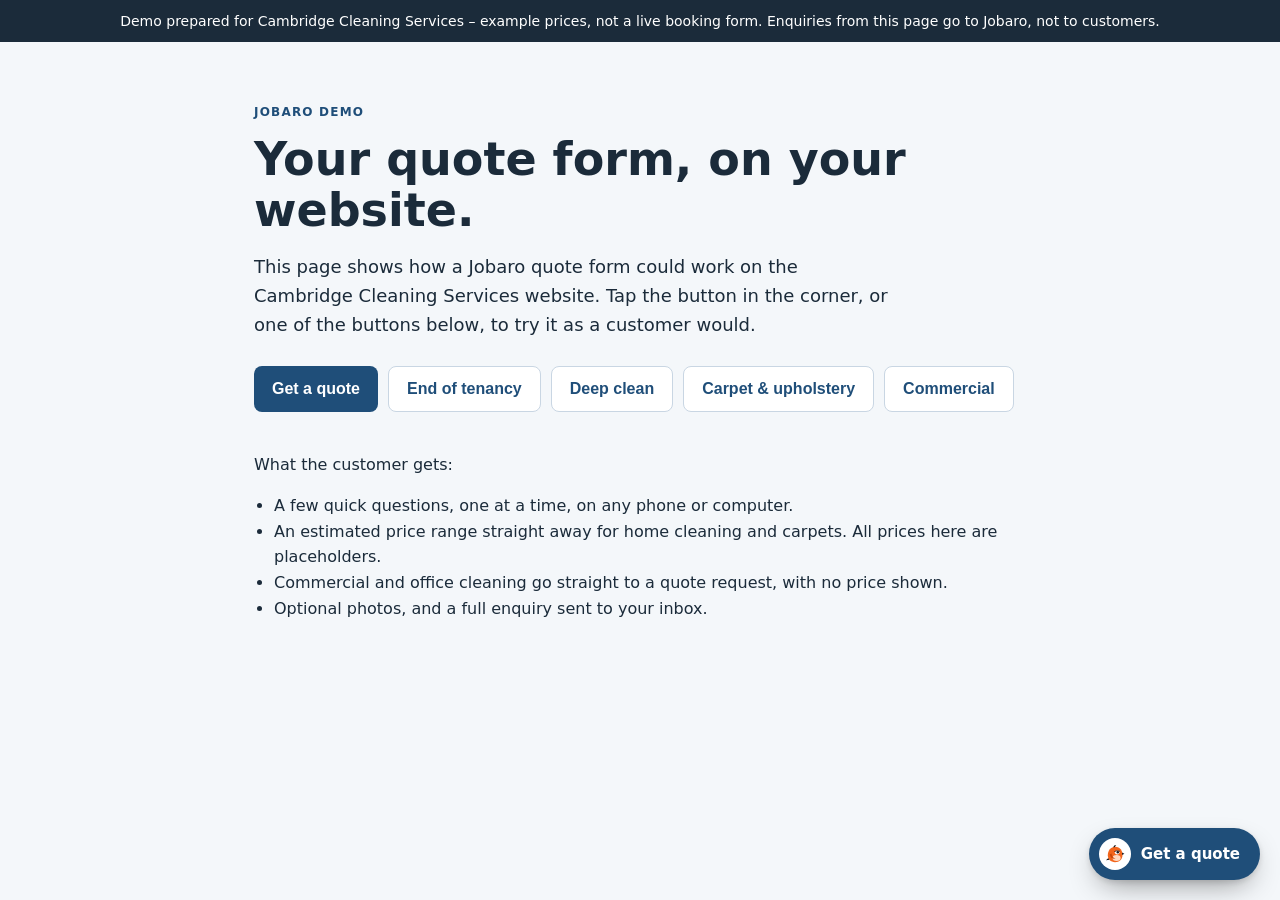
<file: demo/cambridge-cleaning-services.html>
<!doctype html>
<html lang="en-GB">
<head>
<meta charset="utf-8">
<meta name="viewport" content="width=device-width, initial-scale=1">
<title>Quote form demo for Cambridge Cleaning Services</title>
<meta name="robots" content="noindex, nofollow">
<style>
  * { box-sizing: border-box; }
  body { margin: 0; background: #F4F7FA; color: #1B2B3A; font-family: system-ui, -apple-system, "Segoe UI", Roboto, sans-serif; line-height: 1.6; }
  .note { background: #1B2B3A; color: #fff; font-size: 14px; padding: 10px 16px; text-align: center; }
  main { max-width: 820px; margin: 0 auto; padding: 56px 24px 120px; }
  small { text-transform: uppercase; letter-spacing: .1em; font-size: 12px; color: #1F4E79; font-weight: 700; }
  h1 { font-size: clamp(30px, 5vw, 46px); line-height: 1.1; margin: 10px 0 16px; }
  p { font-size: 18px; max-width: 36em; }
  .btns { display: flex; flex-wrap: wrap; gap: 10px; margin-top: 26px; }
  button { background: #1F4E79; color: #fff; border: 0; border-radius: 8px; padding: 13px 18px; font-size: 16px; font-weight: 600; cursor: pointer; }
  button.alt { background: #fff; color: #1F4E79; border: 1px solid #C9D6E3; }
  ul { font-size: 16px; padding-left: 20px; }
</style>
</head>
<body>
<div class="note">Demo prepared for Cambridge Cleaning Services – example prices, not a live booking form. Enquiries from this page go to Jobaro, not to customers.</div>
<main>
  <small>Jobaro demo</small>
  <h1>Your quote form, on your website.</h1>
  <p>This page shows how a Jobaro quote form could work on the Cambridge Cleaning Services website. Tap the button in the corner, or one of the buttons below, to try it as a customer would.</p>
  <div class="btns">
    <button type="button" data-jobaro-open>Get a quote</button>
    <button type="button" class="alt" data-jobaro-open="end-of-tenancy-clean">End of tenancy</button>
    <button type="button" class="alt" data-jobaro-open="deep-clean">Deep clean</button>
    <button type="button" class="alt" data-jobaro-open="carpet-and-upholstery-cleaning">Carpet &amp; upholstery</button>
    <button type="button" class="alt" data-jobaro-open="commercial-cleaning">Commercial</button>
  </div>
  <p style="margin-top:40px;font-size:16px">What the customer gets:</p>
  <ul>
    <li>A few quick questions, one at a time, on any phone or computer.</li>
    <li>An estimated price range straight away for home cleaning and carpets. All prices here are placeholders.</li>
    <li>Commercial and office cleaning go straight to a quote request, with no price shown.</li>
    <li>Optional photos, and a full enquiry sent to your inbox.</li>
  </ul>
</main>
<script src="/widget.js" data-business="cambridge-cleaning-services"></script>
</body>
</html>
</file>
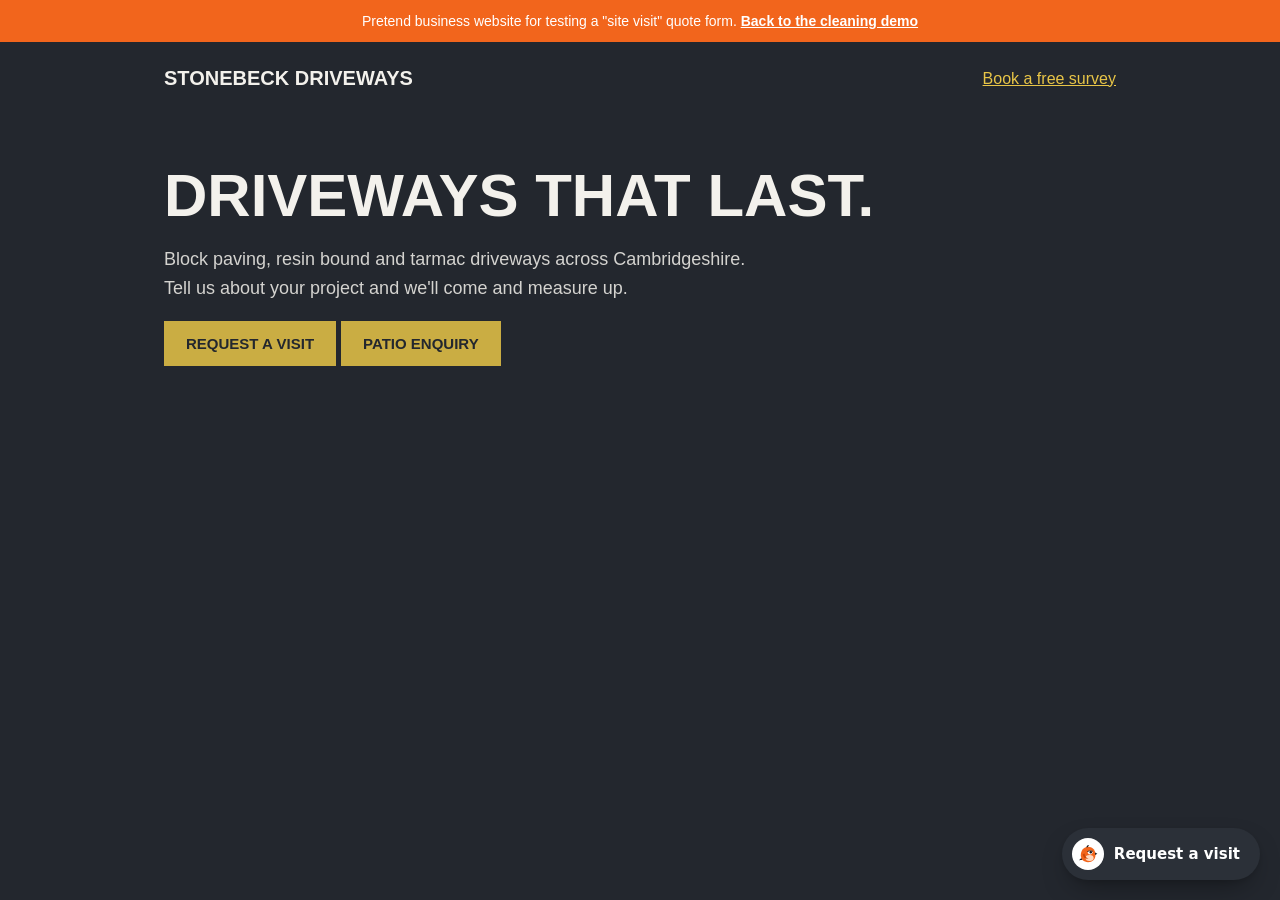
<file: demo/driveways.html>
<!doctype html>
<html lang="en-GB">
<head>
<meta charset="utf-8">
<meta name="viewport" content="width=device-width, initial-scale=1">
<title>Stonebeck Driveways · Demo website</title>
<meta name="robots" content="noindex">
<style>
  * { box-sizing: border-box; }
  body { margin: 0; background: #23272E; color: #F3F1EC; font-family: Arial, Helvetica, sans-serif; line-height: 1.6; }
  a { color: #E8C547; }
  button { background: #E8C547; color: #23272E; border: 0; padding: 14px 22px; font-weight: 700; text-transform: uppercase; font-size: 15px; cursor: pointer; }
  .note { background: #F2651C; color: #fff; font-size: 14px; padding: 10px 16px; text-align: center; }
  .note a { color: #fff; font-weight: 700; }
  header { max-width: 1000px; margin: 0 auto; padding: 20px 24px; display: flex; justify-content: space-between; align-items: center; gap: 16px; flex-wrap: wrap; }
  .logo { font-weight: 800; font-size: 20px; text-transform: uppercase; }
  main { max-width: 1000px; margin: 0 auto; padding: 50px 24px 100px; }
  h1 { font-size: clamp(34px, 6vw, 60px); text-transform: uppercase; line-height: 1.05; margin: 0 0 16px; }
  p { font-size: 18px; max-width: 34em; opacity: .85; }
</style>
</head>
<body>
<div class="note">Pretend business website for testing a "site visit" quote form. <a href="/demo/">Back to the cleaning demo</a></div>
<header><div class="logo">Stonebeck Driveways</div><a href="#" data-jobaro-open>Book a free survey</a></header>
<main>
  <h1>Driveways that last.</h1>
  <p>Block paving, resin bound and tarmac driveways across Cambridgeshire. Tell us about your project and we'll come and measure up.</p>
  <p><button type="button" data-jobaro-open>Request a visit</button> <button type="button" data-jobaro-open="patio">Patio enquiry</button></p>
</main>
<script src="/widget.js" data-business="demo-driveways" data-label="Request a visit"></script>
</body>
</html>
</file>
<file: quote/quote.css>
/* Jobaro quote form. Matches the quote-form mockups on the marketing site. */
:root{
  --or:#F2651C; --ord:#D4510C; --or50:#FFF5EE; --or100:#FFE4D2;
  --ink:#16181D; --ink2:#3B3F48; --mute:#6D7079; --faint:#A0A2A8;
  --line:#E7E4DE; --line2:#F1EEE9; --bg:#FBFAF7; --sand:#F4F2EE;
  --ok:#1E8F58; --ok50:#E7F5EC; --bad:#B3261E; --bad50:#FDF1F0;
  --biz:#16181D;
  --fd:"Bricolage Grotesque", ui-sans-serif, system-ui, -apple-system, "Segoe UI", sans-serif;
  --fb:"Instrument Sans", ui-sans-serif, system-ui, -apple-system, "Segoe UI", Roboto, sans-serif;
  --fm:"JetBrains Mono", ui-monospace, SFMono-Regular, Menlo, monospace;
  color-scheme:light;
}
*{box-sizing:border-box}
html,body{margin:0;min-height:100%}
body{background:var(--bg);color:var(--ink);font:16px/1.5 var(--fb);-webkit-font-smoothing:antialiased}
button,input,textarea{font:inherit;color:inherit}
button{cursor:pointer}
:focus-visible{outline:2.5px solid var(--or);outline-offset:2px}
.sr{position:absolute;width:1px;height:1px;overflow:hidden;clip:rect(0 0 0 0);white-space:nowrap}

/* page + card */
.q-page{min-height:100vh;display:flex;justify-content:center;align-items:flex-start;padding:40px 16px 48px}
.q{width:100%;max-width:460px;background:#fff;border-radius:20px;box-shadow:0 34px 70px -24px rgba(22,24,29,.3),0 0 0 1px rgba(22,24,29,.07);overflow:hidden;display:flex;flex-direction:column}
.embed body{background:#fff}
.embed .q-page{padding:0;min-height:100vh}
.embed .q{max-width:none;border-radius:0;box-shadow:none;min-height:100vh}

/* header */
.q-top{display:flex;align-items:center;gap:11px;padding:14px 18px;border-bottom:1px solid var(--line2)}
.embed .q-top{padding-right:64px}
.q-av{width:36px;height:36px;border-radius:10px;display:grid;place-items:center;color:#fff;font:700 12.5px/1 var(--fb);flex:none;background:var(--biz)}
.q-biz{display:grid;line-height:1.25;min-width:0}
.q-biz b{font-size:14.5px;white-space:nowrap;overflow:hidden;text-overflow:ellipsis}
.q-biz small{font-size:12px;color:var(--mute);display:flex;align-items:center;gap:6px}
.q-biz small::before{content:"";width:6px;height:6px;border-radius:50%;background:var(--ok)}
.q-demo{margin-left:auto;flex:none;font:600 10px/1 var(--fm);letter-spacing:.08em;text-transform:uppercase;background:var(--sand);color:var(--ink2);padding:5px 8px;border-radius:6px}
.q-prog{height:3px;background:var(--line2)}
.q-prog span{display:block;height:100%;background:var(--or);border-radius:0 3px 3px 0;transition:width .45s cubic-bezier(.2,.8,.2,1)}

/* body */
.q-body{padding:22px 20px 10px;flex:1}
.q-body.in{animation:stepIn .35s cubic-bezier(.2,.8,.2,1)}
@keyframes stepIn{from{opacity:0;transform:translateY(8px)}to{opacity:1;transform:none}}
.q-step{font:500 11px/1 var(--fm);letter-spacing:.08em;text-transform:uppercase;color:var(--or);margin:0 0 10px}
.q-title{font:700 22px/1.15 var(--fd);letter-spacing:-.025em;margin:0 0 6px}
.q-title:focus{outline:none}
.q-help{font-size:14.5px;color:var(--ink2);margin:0 0 16px}
.q-opt-note{font-size:12.5px;color:var(--mute);margin:12px 0 0}

/* single choice */
.opts{display:grid;gap:8px}
.opt{display:flex;align-items:center;gap:12px;width:100%;text-align:left;padding:13px 14px;min-height:50px;border:1px solid var(--line);border-radius:12px;background:#fff;font-size:15px;font-weight:500;transition:border-color .2s,background .2s,box-shadow .2s}
.opt:hover{border-color:#D3CFC7}
.opt .rd{width:18px;height:18px;border-radius:50%;border:1.5px solid #CFCBC4;flex:none;display:grid;place-items:center}
.opt small{margin-left:auto;color:var(--mute);font-size:12.5px;font-weight:400;text-align:right}
.opt[aria-checked="true"]{border-color:var(--or);background:var(--or50);box-shadow:0 0 0 3px rgba(242,101,28,.1)}
.opt[aria-checked="true"] .rd{border-color:var(--or);background:var(--or)}
.opt[aria-checked="true"] .rd::after{content:"";width:7px;height:7px;border-radius:50%;background:#fff}

/* multiple choice */
.chips{display:flex;flex-wrap:wrap;gap:8px}
.chip{border:1px solid var(--line);border-radius:999px;padding:10px 15px;min-height:44px;font-size:14.5px;font-weight:500;background:#fff;transition:border-color .2s,background .2s}
.chip:hover{border-color:#D3CFC7}
.chip[aria-pressed="true"]{border-color:var(--or);background:var(--or50);color:var(--ord)}
.chip[aria-pressed="true"]::before{content:"✓ ";font-weight:700}

/* counter */
.ctr{display:flex;align-items:center;justify-content:space-between;gap:12px;padding:14px 16px;border:1px solid var(--line);border-radius:14px}
.ctr-v{font:800 34px/1 var(--fd);letter-spacing:-.03em;font-variant-numeric:tabular-nums;min-width:2ch;text-align:center}
.ctr-u{display:block;font:500 12.5px/1.2 var(--fb);color:var(--mute);letter-spacing:0;text-align:center;margin-top:4px}
.ctr-b{width:48px;height:48px;border-radius:12px;border:1px solid var(--line);background:#fff;font-size:22px;line-height:1;display:grid;place-items:center;color:var(--ink2)}
.ctr-b.p{border-color:var(--or);color:var(--or)}
.ctr-b:disabled{opacity:.35;cursor:default}

/* inputs */
.inp{width:100%;font-size:16px;line-height:1.4;background:var(--bg);border:1px solid var(--line);border-radius:12px;padding:12px 14px;transition:border-color .2s,box-shadow .2s,background .2s}
.inp:hover{border-color:#D3CFC7}
.inp:focus{outline:none;border-color:var(--or);background:#fff;box-shadow:0 0 0 4px rgba(242,101,28,.14)}
.inp.bad{border-color:#D9534F}
textarea.inp{min-height:120px;resize:vertical}
.size{display:flex;align-items:center;gap:10px}
.size .inp{max-width:140px;font:700 22px/1.2 var(--fd)}
.size span{font-weight:600;color:var(--ink2)}
.range{width:100%;margin:18px 0 4px;accent-color:var(--or)}
.range-v{display:flex;justify-content:space-between;font-size:12px;color:var(--mute)}
.chk{display:flex;align-items:center;gap:10px;margin-top:14px;font-size:14.5px;color:var(--ink2);cursor:pointer}
.chk input{width:20px;height:20px;accent-color:var(--or);margin:0}
.fields{display:grid;gap:14px}
.f{display:grid;gap:6px}
.f label{font-size:14px;font-weight:600}
.f label small{font-weight:400;color:var(--mute)}
.q-err{font-size:13.5px;color:var(--bad);margin:10px 0 0;font-weight:500}
.q-err:empty{display:none}
.f .q-err{margin:0}

/* price */
.est{background:linear-gradient(180deg,var(--or50),#fff);border:1px solid var(--or100);border-radius:14px;padding:20px 18px;text-align:center}
.est-lbl{font-size:13px;color:var(--ink2);font-weight:500}
.est-price{font:800 40px/1.05 var(--fd);letter-spacing:-.04em;margin:6px 0 8px;font-variant-numeric:tabular-nums;white-space:nowrap}
.est-note{font-size:12.5px;color:var(--mute)}
.sum{list-style:none;margin:16px 0 0;padding:0;display:grid;gap:0;font-size:13.5px}
.sum li{display:flex;justify-content:space-between;gap:14px;padding:8px 0;border-top:1px dashed var(--line)}
.sum li span:first-child{color:var(--mute)}
.sum li span:last-child{text-align:right;font-weight:600;color:var(--ink2)}
.q-ready{font-weight:600;font-size:14.5px;margin:16px 0 0;text-align:center}

/* visit dates */
.visit-dates{display:grid;gap:12px}
.q-sub{font-size:14px;font-weight:600;margin:18px 0 8px}

/* contact */
.q-privacy{display:flex;gap:10px;align-items:flex-start;margin:16px 0 0;padding:12px 14px;background:var(--sand);border-radius:12px;font-size:12.5px;color:var(--ink2);line-height:1.45}
.q-privacy svg{flex:none;margin-top:1px}
.q-fail{margin:16px 0 0;padding:14px 16px;border-radius:12px;background:var(--bad50);border:1px solid #F3C9C5;color:#7A1F18;font-size:14px}
.q-fail b{display:block;margin-bottom:4px;color:var(--bad)}
.q-fail a{color:inherit;font-weight:600}

/* footer */
.q-foot{display:flex;align-items:center;justify-content:space-between;gap:12px;padding:12px 20px 14px;background:#fff}
.q-back{border:0;background:none;padding:12px 6px;font-size:14.5px;font-weight:500;color:var(--mute)}
.q-back:hover{color:var(--ink)}
.q-next{display:inline-flex;align-items:center;justify-content:center;gap:8px;border:0;border-radius:12px;background:var(--or);color:#fff;font-weight:600;font-size:15px;padding:0 20px;min-height:50px;box-shadow:0 8px 20px -10px rgba(242,101,28,.8);transition:background .2s,transform .15s}
.q-next:hover{background:var(--ord)}
.q-next:active{transform:scale(.98)}
.q-next:disabled{opacity:.7;cursor:progress}
.q-next .spin{width:16px;height:16px;border-radius:50%;border:2px solid rgba(255,255,255,.45);border-top-color:#fff;animation:spin .8s linear infinite}
@keyframes spin{to{transform:rotate(360deg)}}
.q-pow{display:flex;align-items:center;justify-content:center;gap:5px;font-size:11.5px;color:var(--faint);padding:2px 0 14px;text-decoration:none}
.q-pow b{color:var(--ink2);font-family:var(--fd);letter-spacing:-.03em;font-size:12.5px}
.q-pow:hover b{color:var(--or)}

/* done + messages */
.q-msg{padding:40px 24px 28px;text-align:center;display:grid;justify-items:center;gap:12px}
.q-msg h1,.q-msg h2{font:700 24px/1.15 var(--fd);letter-spacing:-.025em;margin:4px 0 0}
.q-msg p{margin:0;color:var(--ink2);font-size:15px;max-width:26em}
.q-okc{width:60px;height:60px;border-radius:50%;background:var(--ok50);color:var(--ok);display:grid;place-items:center;animation:pop .45s cubic-bezier(.2,.8,.2,1)}
@keyframes pop{from{transform:scale(.6);opacity:0}to{transform:none;opacity:1}}
.q-msg .sum{width:100%;text-align:left;margin-top:8px}
.q-btn2{border:1px solid var(--line);background:#fff;border-radius:12px;padding:12px 18px;font-weight:600;font-size:14.5px;margin-top:6px}
.q-btn2:hover{border-color:var(--ink)}
.q-loading{padding:60px 24px;display:grid;justify-items:center;gap:12px;color:var(--mute);font-size:14.5px}
.q-loading svg{animation:bob 1.6s ease-in-out infinite}
.q-loading p{margin:0}
@keyframes bob{0%,100%{transform:translateY(0)}50%{transform:translateY(-6px)}}


/* demo banner (set "banner" in the settings file) */
.q-banner{background:#FFF4D6;color:#5C4400;border-bottom:1px solid #F1DFA6;font-size:12.5px;font-weight:600;line-height:1.4;padding:9px 18px;text-align:center}
.embed .q-banner{padding-right:64px;text-align:left}

/* several counters on one screen */
.ctrs{display:grid;border:1px solid var(--line);border-radius:14px;overflow:hidden}
.ctr-row{display:flex;align-items:center;justify-content:space-between;gap:12px;padding:10px 12px 10px 16px;border-top:1px solid var(--line2);font-size:15px;font-weight:500}
.ctr-row:first-child{border-top:0}
.ctr-mini{display:flex;align-items:center;gap:10px;flex:none}
.ctr-mini .ctr-b{width:42px;height:42px;font-size:20px}
.ctr-mini output{min-width:1.6ch;text-align:center;font:700 18px/1 var(--fd);font-variant-numeric:tabular-nums}

/* postcode, notes, included */
.pc{text-transform:uppercase;font:700 20px/1.2 var(--fd);letter-spacing:.02em;max-width:220px}
.pc::placeholder{text-transform:none;font:400 16px/1.4 var(--fb);letter-spacing:0}
.q-note{font-size:13.5px;color:var(--ink2);margin:12px 0 0;padding:10px 12px;border-radius:10px;background:var(--or50);border:1px solid var(--or100)}
.q-note:empty{display:none}
.chip small{font-weight:400;color:var(--mute);font-size:12px}
.q-included{display:flex;gap:9px;align-items:flex-start;margin:14px 0 0;font-size:13.5px;color:var(--ink2);background:var(--ok50);border-radius:10px;padding:10px 12px}
.q-included svg{flex:none;color:var(--ok);margin-top:2px}

/* photos */
.ph-grid{display:grid;grid-template-columns:repeat(3,1fr);gap:10px}
.ph,.ph-add{position:relative;aspect-ratio:1;border-radius:12px;overflow:hidden}
.ph{background:var(--sand);border:1px solid var(--line)}
.ph img{width:100%;height:100%;object-fit:cover;display:block}
.ph.bad img{opacity:.45}
.ph-wait{position:absolute;inset:0;display:grid;place-items:center;font-size:12px;color:var(--mute)}
.ph-bar{position:absolute;left:8px;right:8px;bottom:8px;height:5px;border-radius:5px;background:rgba(255,255,255,.75);overflow:hidden}
.ph-bar span{display:block;height:100%;background:var(--or);transition:width .2s}
.ph-ok{position:absolute;left:6px;bottom:6px;width:22px;height:22px;border-radius:50%;background:var(--ok);color:#fff;display:grid;place-items:center}
.ph-fail{position:absolute;left:0;right:0;bottom:0;display:grid;gap:4px;justify-items:center;padding:6px 4px;background:rgba(253,241,240,.95);color:var(--bad);font-size:11.5px;font-weight:600;text-align:center}
.ph-fail button{border:1px solid #F3C9C5;background:#fff;border-radius:8px;padding:5px 10px;font-size:12px;font-weight:600;color:var(--bad);min-height:32px}
.ph-x{position:absolute;top:5px;right:5px;width:30px;height:30px;border-radius:50%;border:0;background:rgba(22,24,29,.72);color:#fff;font-size:18px;line-height:1;display:grid;place-items:center}
.ph-add{border:1.5px dashed #D6D2CB;background:#fff;display:grid;place-items:center;align-content:center;gap:6px;color:var(--ink2);font-size:13px;font-weight:600;cursor:pointer;text-align:center;padding:6px}
.ph-add:hover{border-color:var(--or);color:var(--ord)}
.ph-add:focus-within{outline:2.5px solid var(--or);outline-offset:2px}

/* phones: full screen, buttons always in reach */
@media (max-width:520px){
  .q-page{padding:0;min-height:100vh;min-height:100dvh}
  .q{max-width:none;border-radius:0;box-shadow:none;min-height:100vh;min-height:100dvh;overflow:visible}
  .q-foot{position:sticky;bottom:0;border-top:1px solid var(--line2);padding-bottom:max(14px,env(safe-area-inset-bottom))}
  .q-foot .q-next{flex:1}
  .q-title{font-size:21px}
  .est-price{font-size:36px}
}
@media (prefers-reduced-motion:reduce){*,*::before,*::after{animation:none!important;transition:none!important}}
</file>
